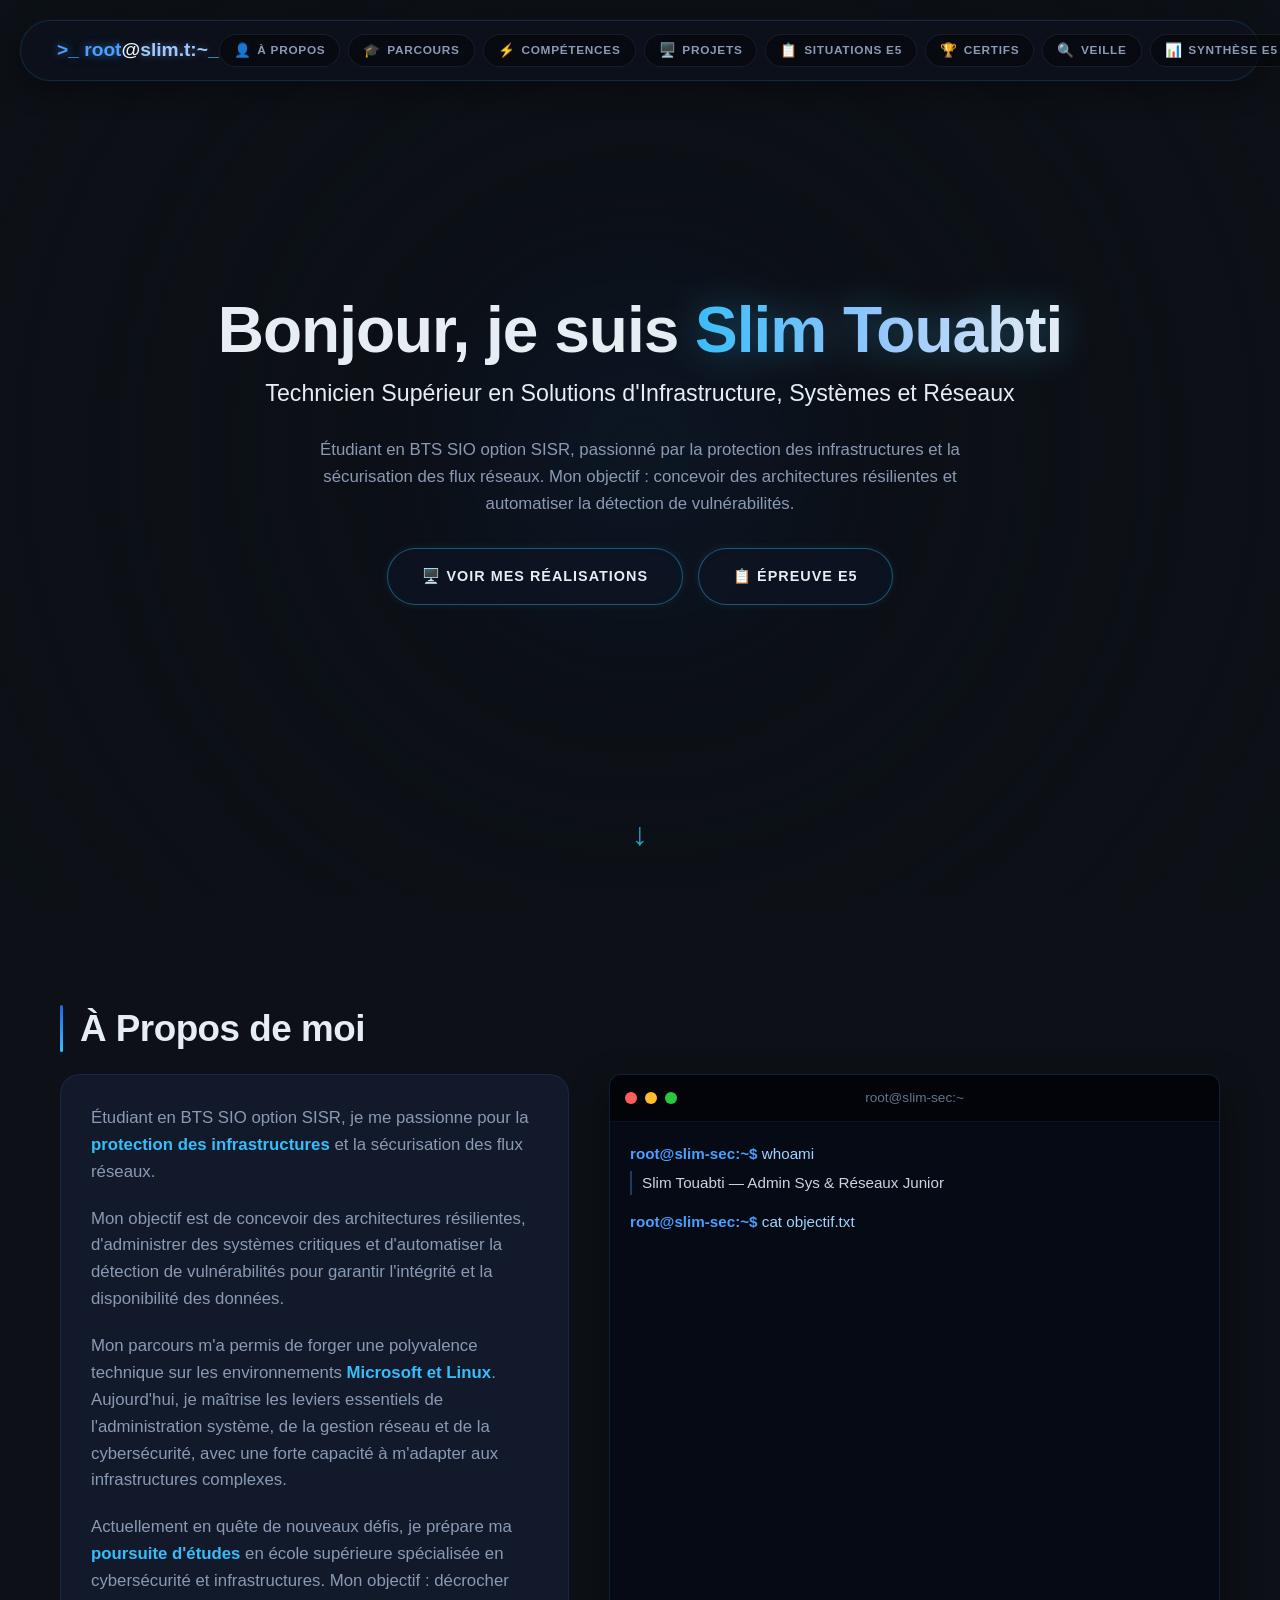
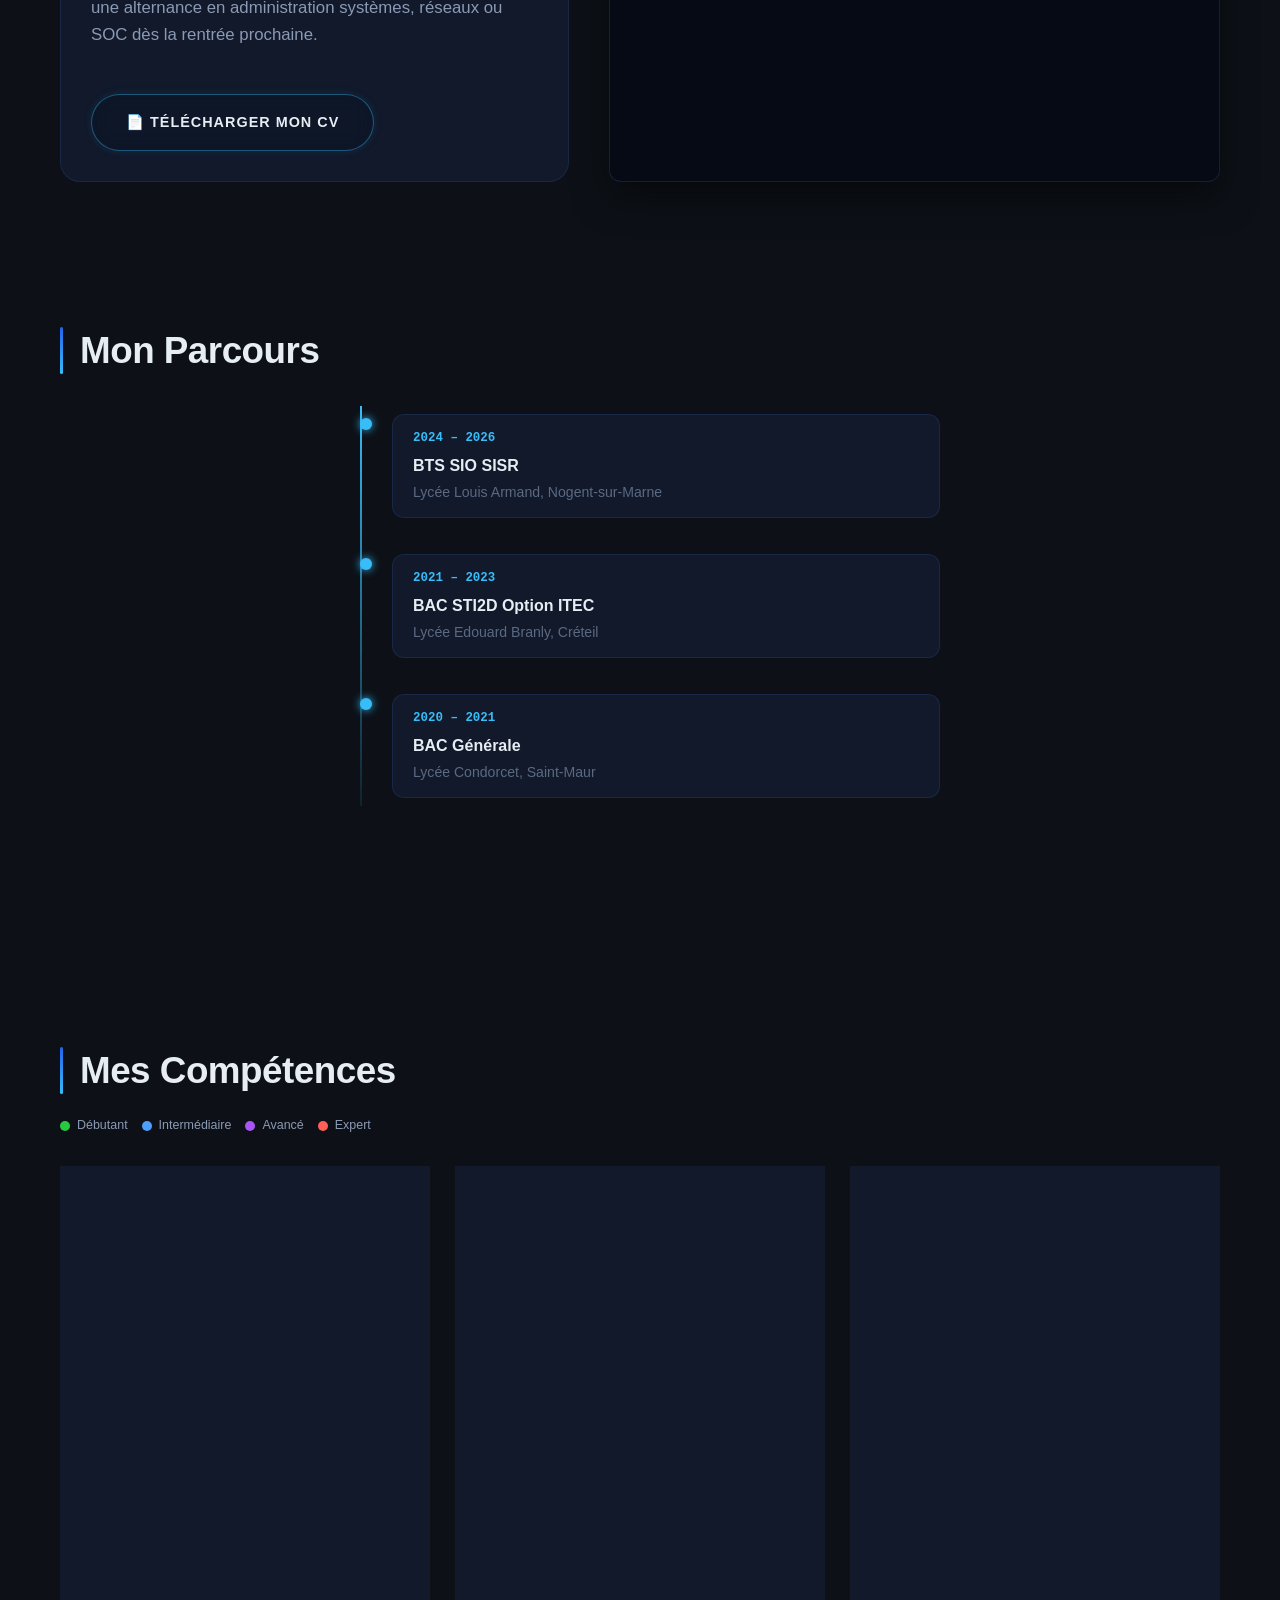
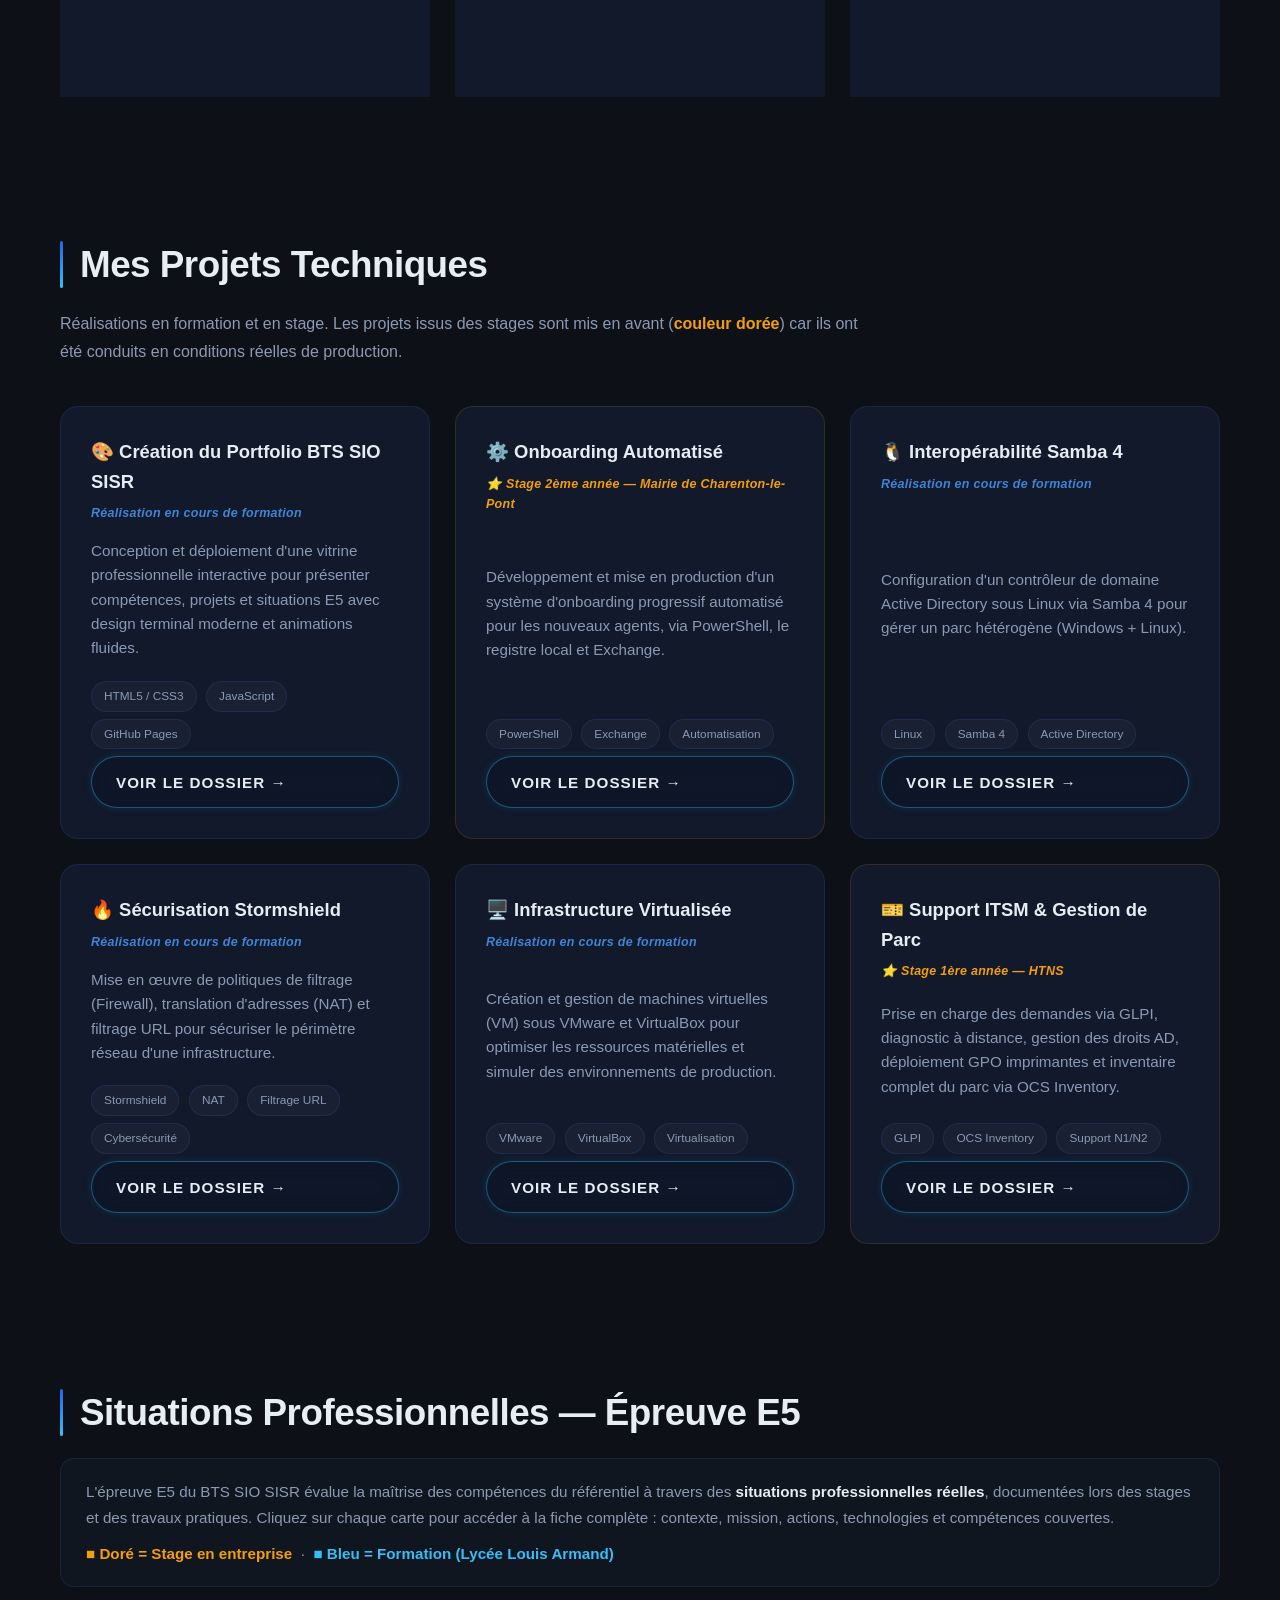
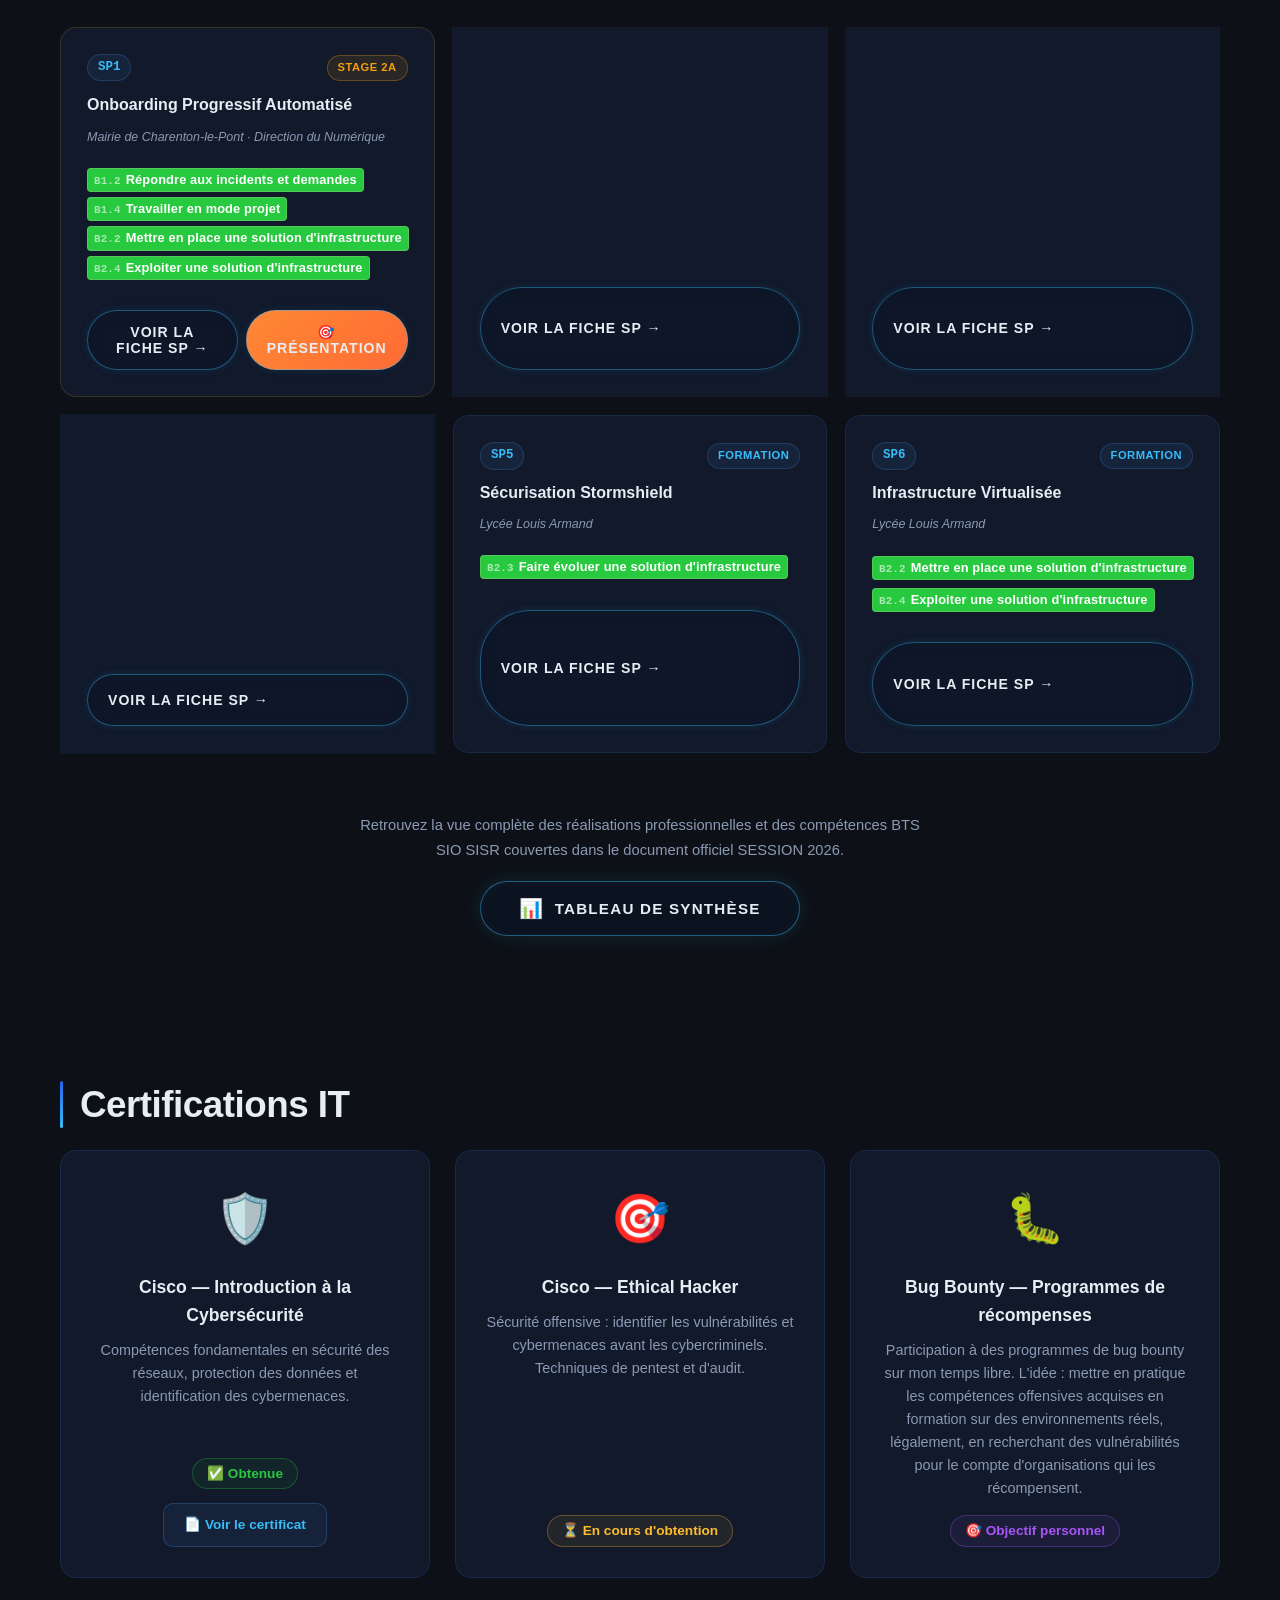
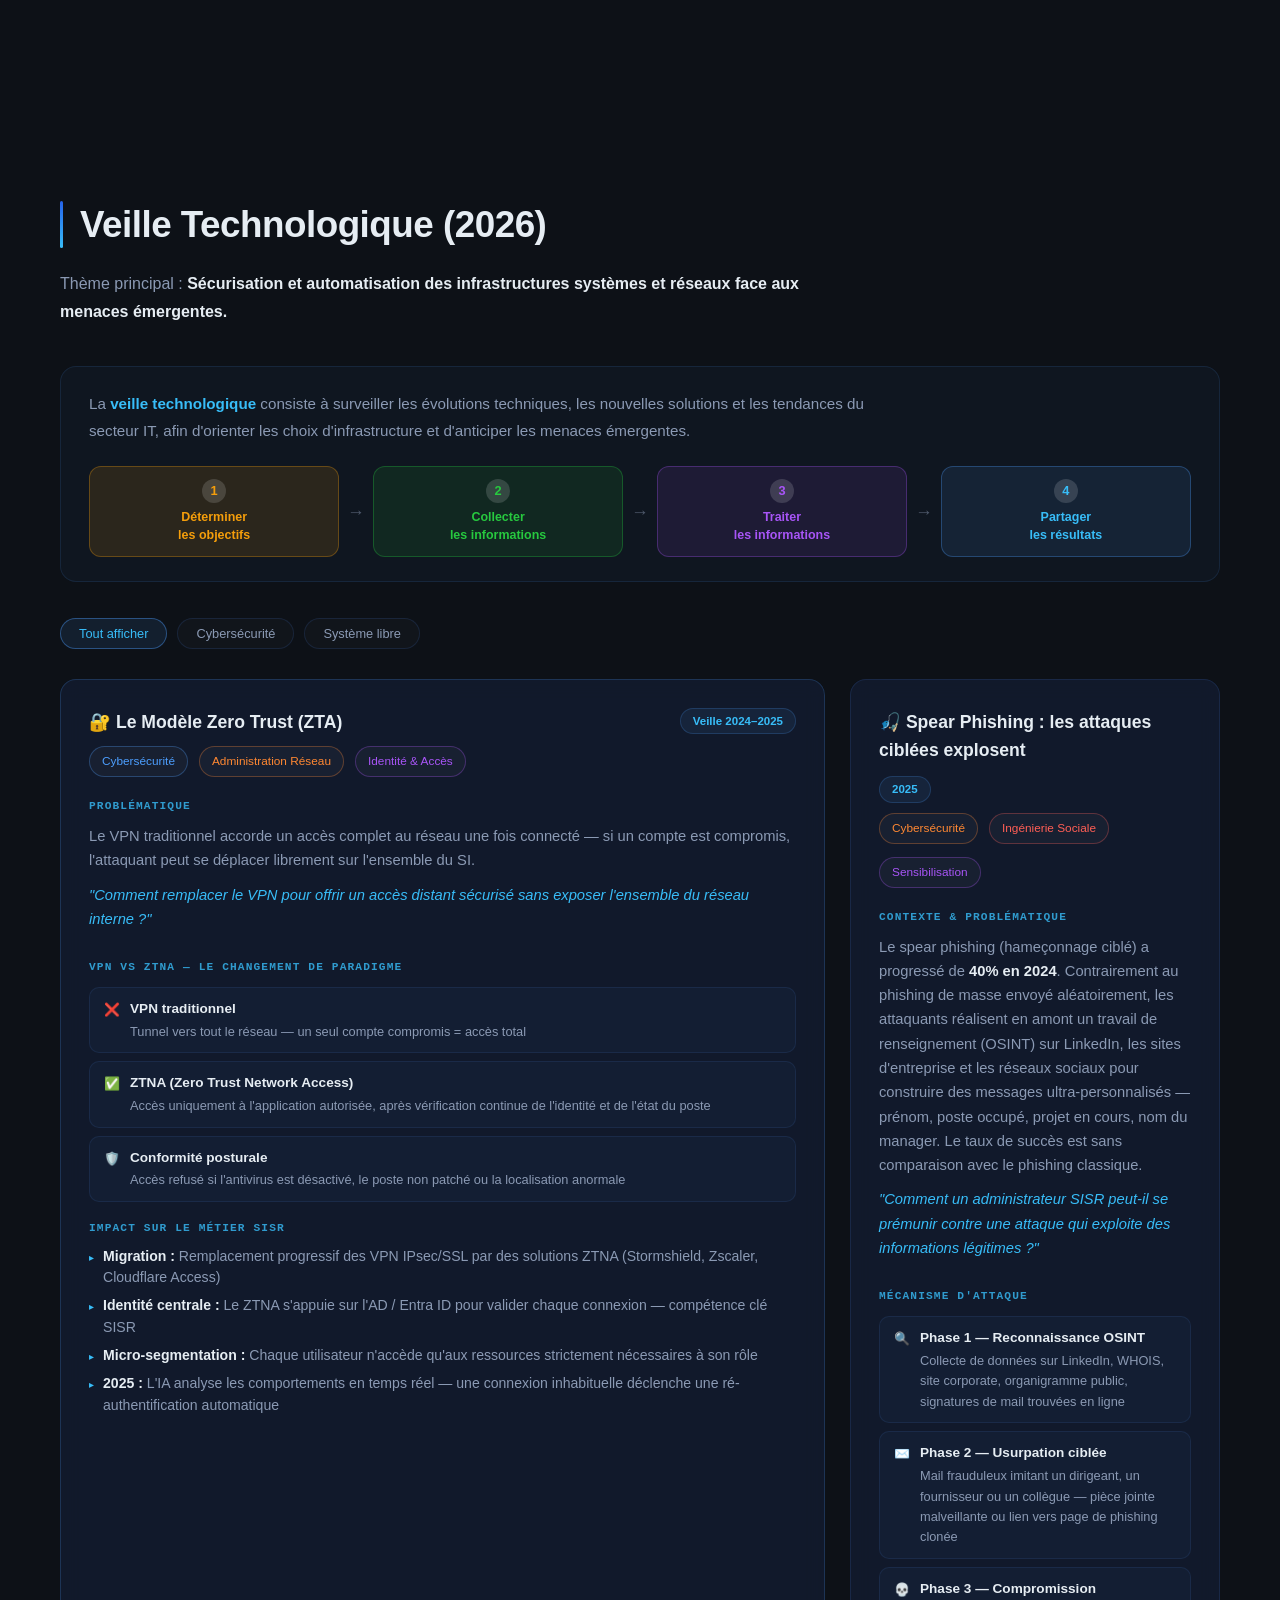
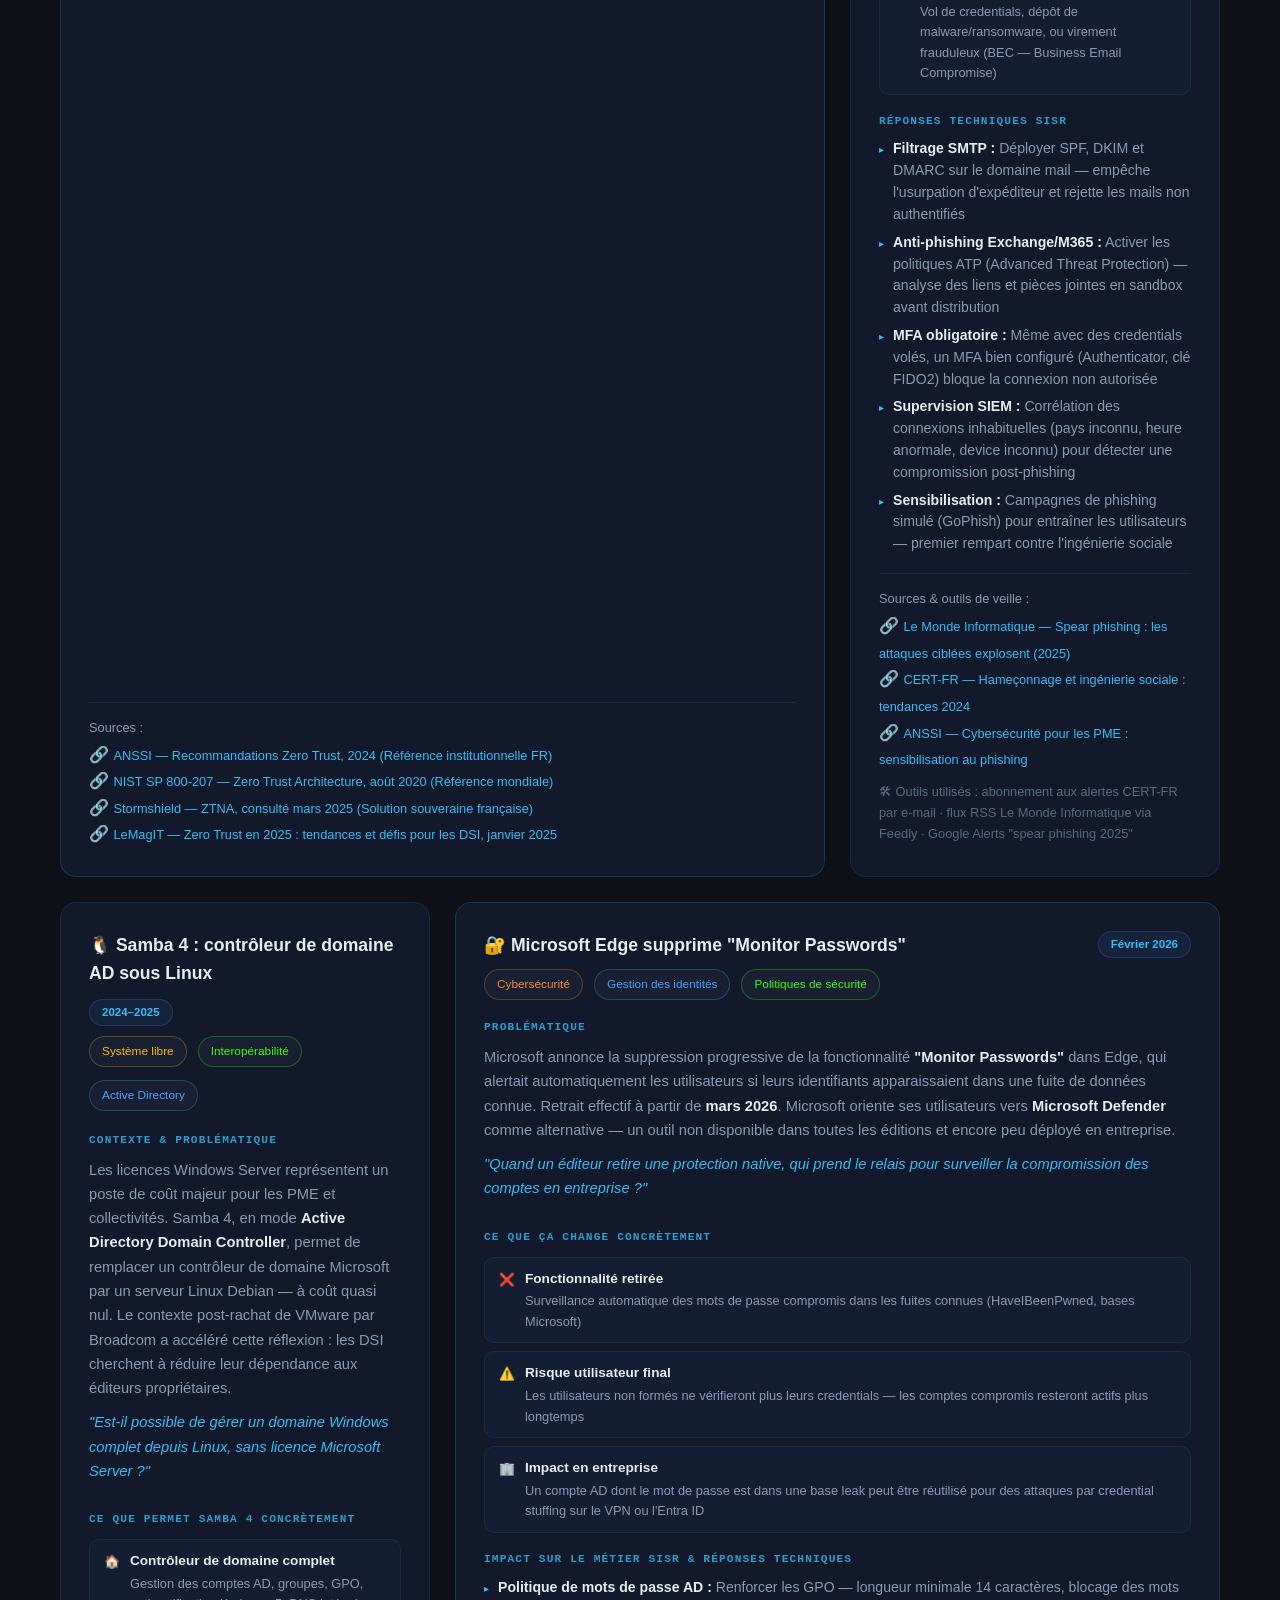
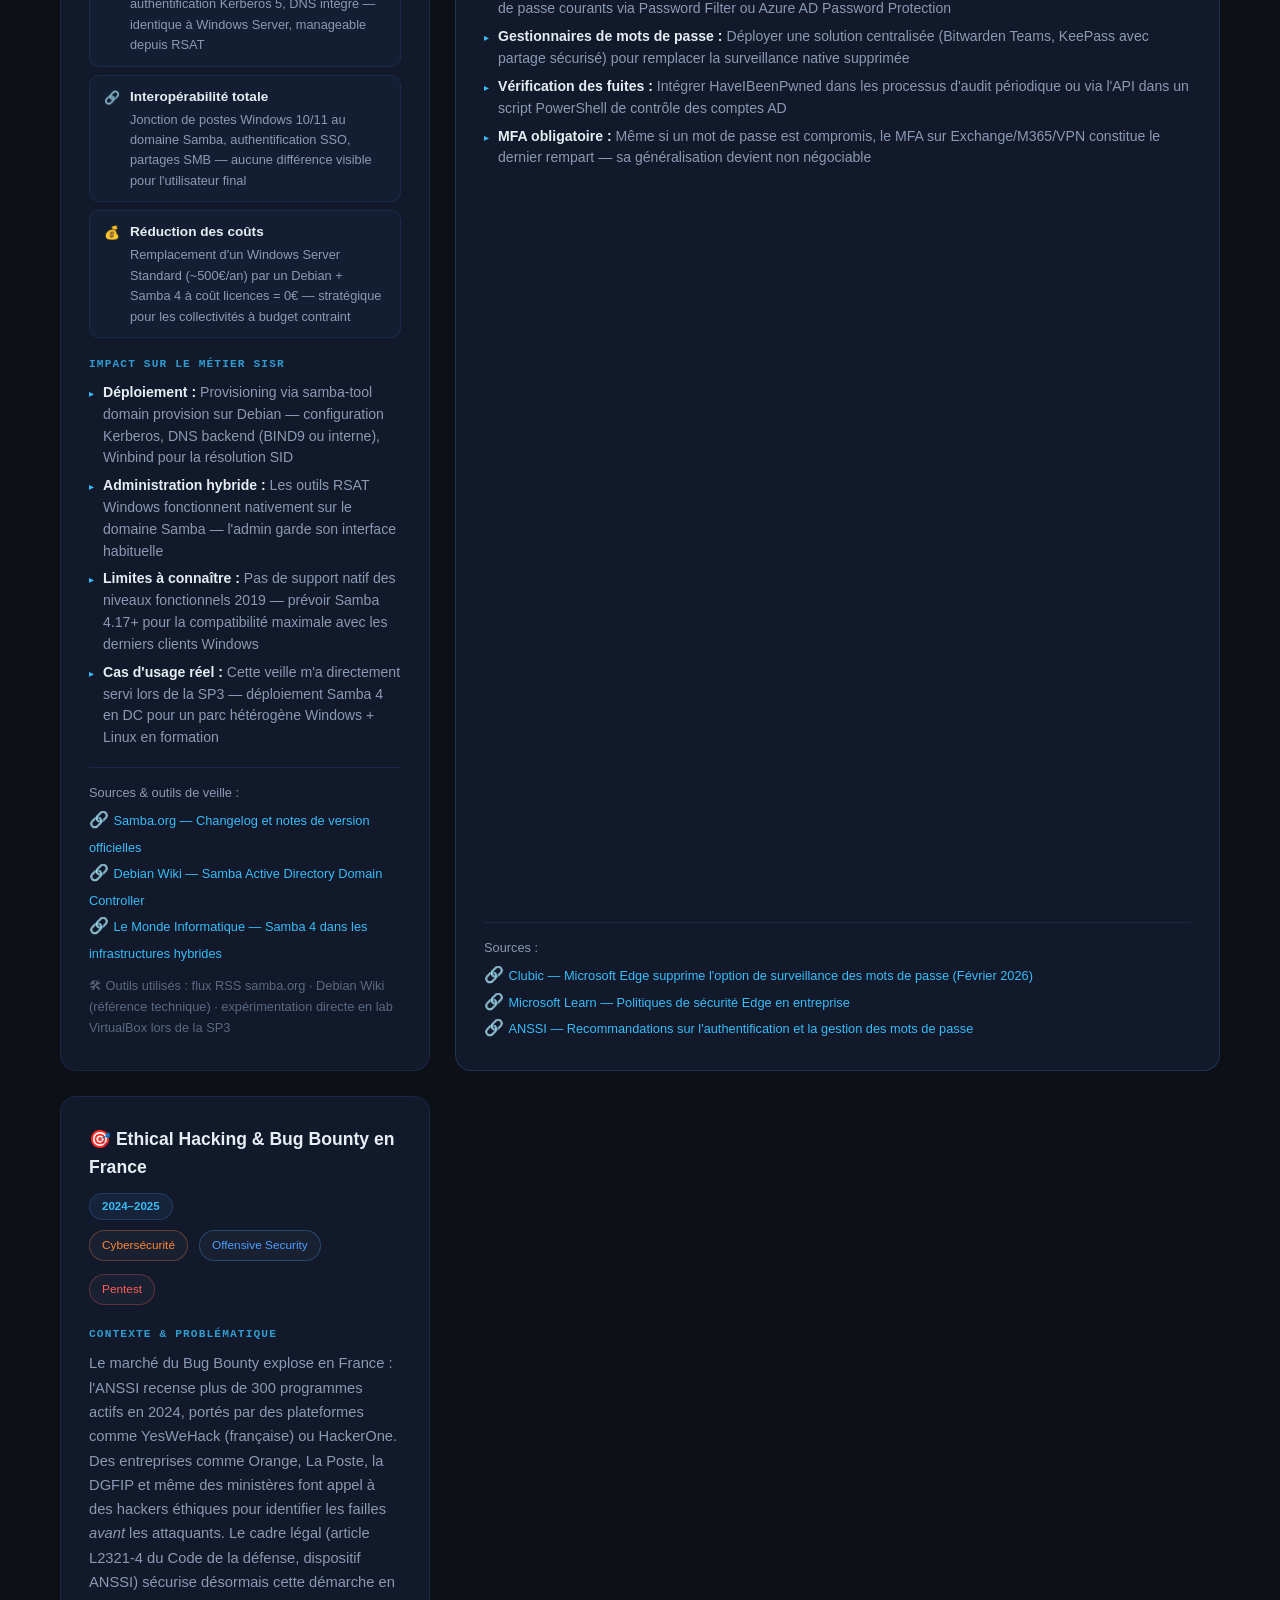
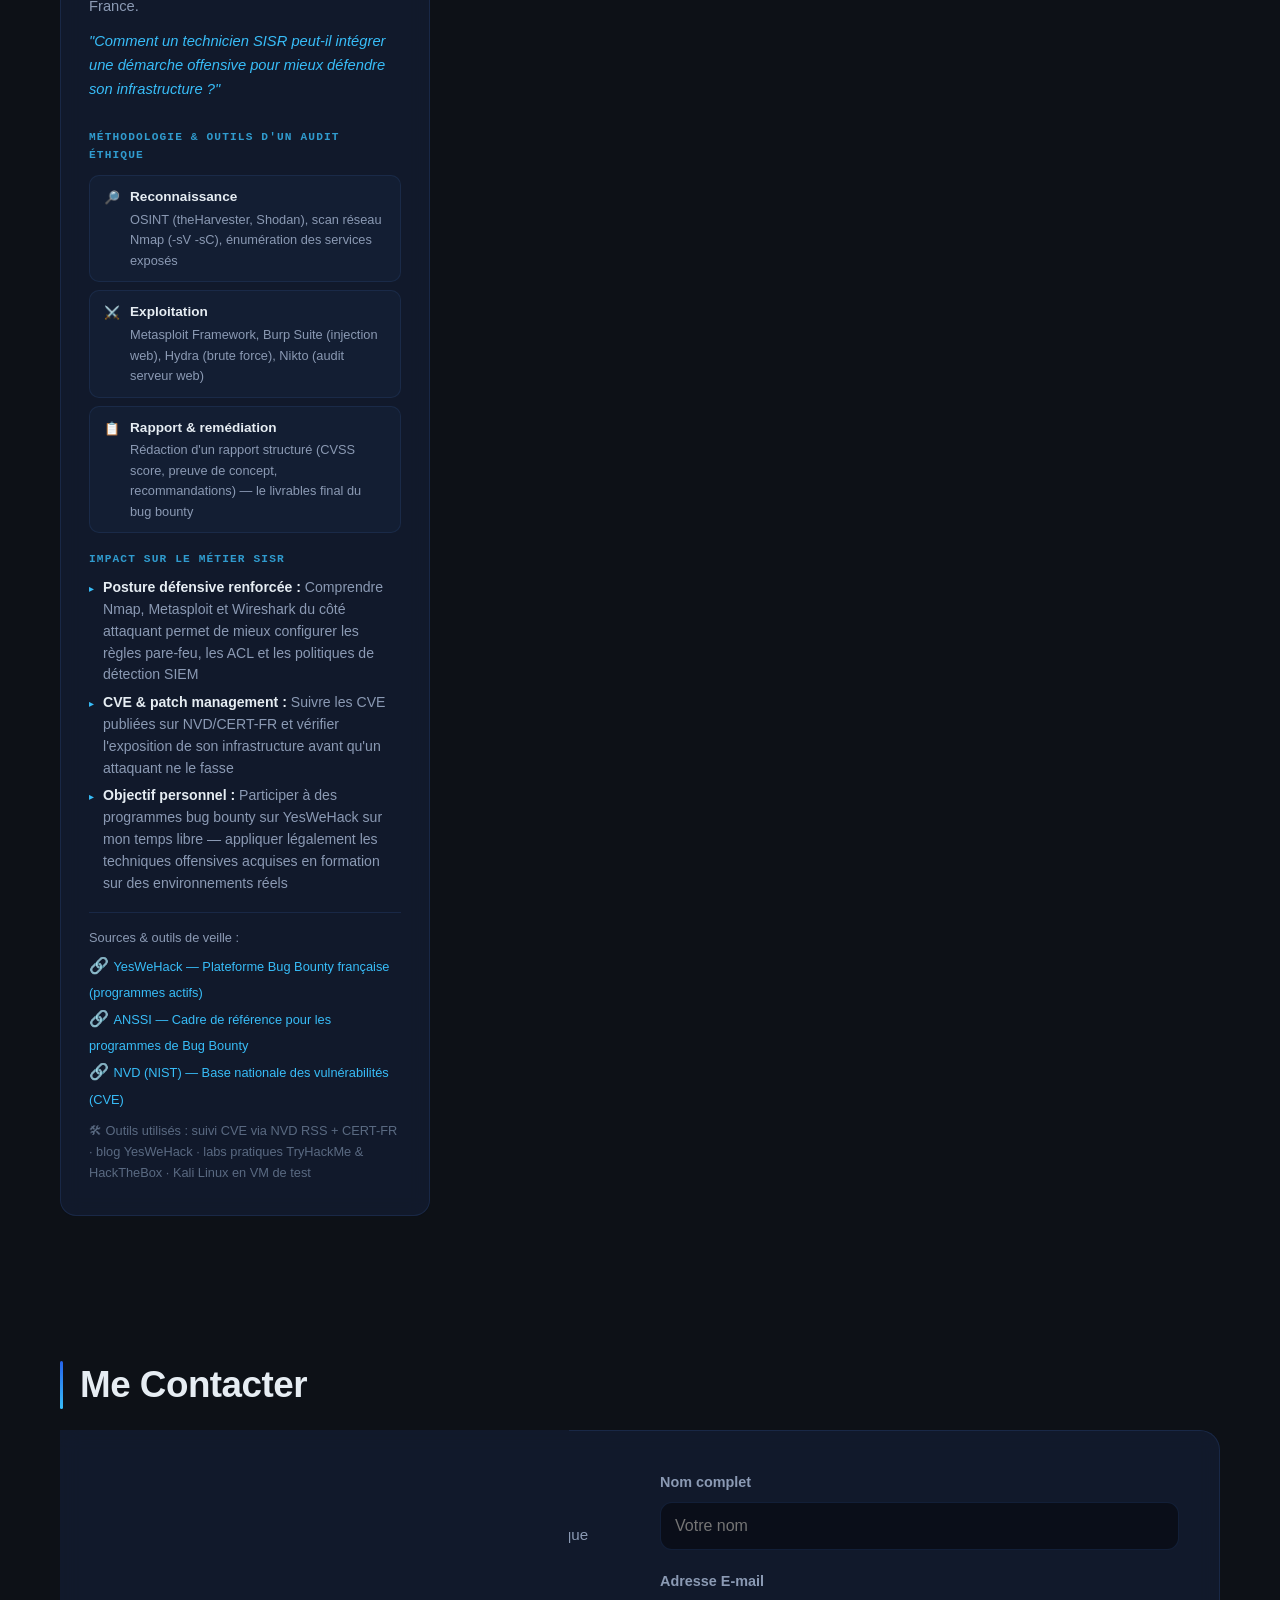
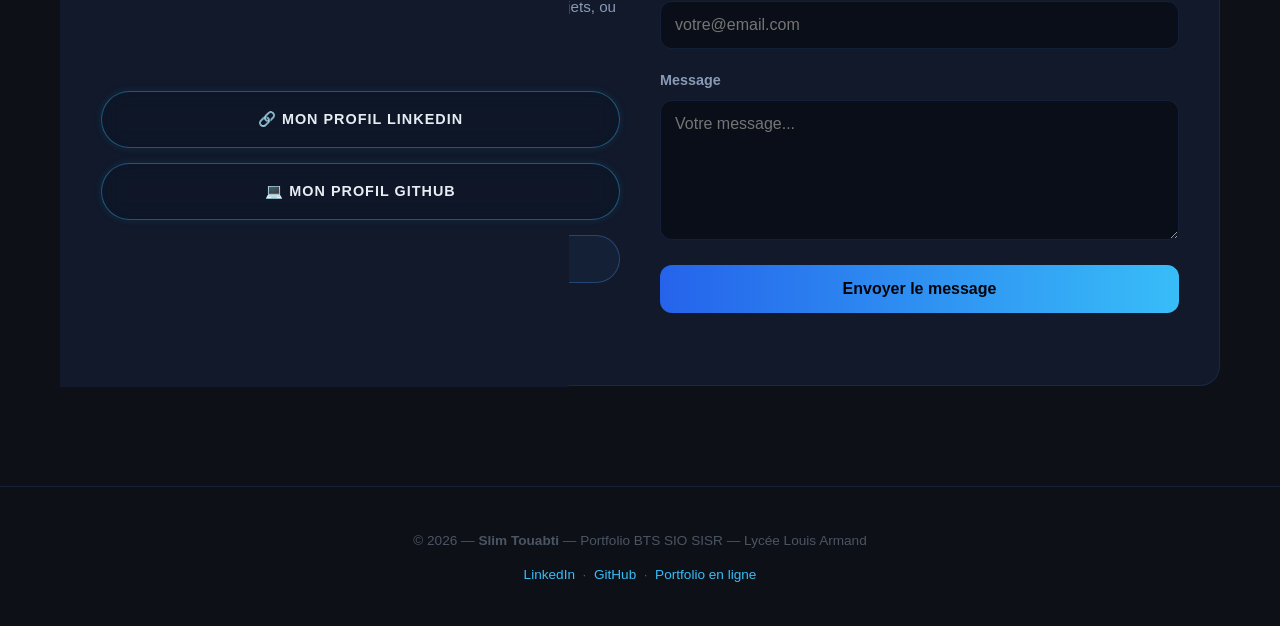
<file: index.html>
<!DOCTYPE html>
<html lang="fr">
<head>
    <meta charset="UTF-8">
    <meta name="viewport" content="width=device-width, initial-scale=1.0">
    <title>Portfolio — Slim Touabti — BTS SIO SISR</title>
    <meta name="description" content="Portfolio BTS SIO option SISR — Slim Touabti — Administration systèmes, réseaux, cybersécurité et automatisation.">
    <link rel="stylesheet" href="css/style.css">
    <!-- Favicon terminal/shield -->
    <link rel="icon" href="data:image/svg+xml,<svg xmlns='http://www.w3.org/2000/svg' viewBox='0 0 100 100'><text y='.9em' font-size='90'>🛡️</text></svg>">
</head>
<body>

    <!-- BARRE DE PROGRESSION -->
    <div id="scroll-progress"></div>

    <!-- FOND ANIMÉ -->
    <canvas id="bg-canvas"></canvas>
    <div class="bg-overlay"></div>

    <!-- NAVIGATION -->
    <nav>
        <a href="#accueil" class="logo">
            <span class="user">&gt;_ root</span><span class="at">@</span><span class="host">slim.t:~</span><span class="cursor-blink">_</span>
        </a>
        <button class="hamburger" aria-label="Ouvrir le menu" aria-expanded="false">
            <span></span><span></span><span></span>
        </button>
        <ul class="nav-links">
            <li><a href="#about"><span class="nav-icon">👤</span>À Propos</a></li>
            <li><a href="#parcours"><span class="nav-icon">🎓</span>Parcours</a></li>
            <li><a href="#competences"><span class="nav-icon">⚡</span>Compétences</a></li>
            <li><a href="#projets"><span class="nav-icon">🖥️</span>Projets</a></li>
            <li><a href="#situations"><span class="nav-icon">📋</span>Situations E5</a></li>
            <li><a href="#certifications"><span class="nav-icon">🏆</span>Certifs</a></li>
            <li><a href="#veille"><span class="nav-icon">🔍</span>Veille</a></li>
            <li><a href="#" id="nav-synthese-btn"><span class="nav-icon">📊</span>Synthèse E5</a></li>
            <li><a href="#contact"><span class="nav-icon">📧</span>Contact</a></li>
        </ul>
    </nav>

    <!-- ═══════════════════════════════════════════════════
         HERO
    ════════════════════════════════════════════════════════ -->
    <header id="accueil" class="hero">
        <div>
            <h1>Bonjour, je suis <span>Slim Touabti</span></h1>
            <h2>Technicien Supérieur en Solutions d'Infrastructure, Systèmes et Réseaux</h2>
            <p>Étudiant en BTS SIO option SISR, passionné par la protection des infrastructures et la sécurisation des flux réseaux. Mon objectif : concevoir des architectures résilientes et automatiser la détection de vulnérabilités.</p>
            <div class="hero-btns">
                <a href="#projets" class="btn">🖥️ Voir mes réalisations</a>
                <a href="#situations" class="btn">📋 Épreuve E5</a>
            </div>
        </div>
        <a href="#about" class="scroll-down" title="Découvrir mon profil">↓</a>
    </header>

    <!-- ═══════════════════════════════════════════════════
         À PROPOS
    ════════════════════════════════════════════════════════ -->
    <section id="about" class="section">
        <h2 class="section-title">À Propos de moi</h2>
        <div class="grid-about">
            <div class="about-text">
                <p>Étudiant en BTS SIO option SISR, je me passionne pour la <strong style="color:var(--accent-neon)">protection des infrastructures</strong> et la sécurisation des flux réseaux.</p>
                <p>Mon objectif est de concevoir des architectures résilientes, d'administrer des systèmes critiques et d'automatiser la détection de vulnérabilités pour garantir l'intégrité et la disponibilité des données.</p>
                <p>Mon parcours m'a permis de forger une polyvalence technique sur les environnements <strong style="color:var(--accent-neon)">Microsoft et Linux</strong>. Aujourd'hui, je maîtrise les leviers essentiels de l'administration système, de la gestion réseau et de la cybersécurité, avec une forte capacité à m'adapter aux infrastructures complexes.</p>
                <p>Actuellement en quête de nouveaux défis, je prépare ma <strong style="color:var(--accent-neon)">poursuite d'études</strong> en école supérieure spécialisée en cybersécurité et infrastructures. Mon objectif : décrocher une alternance en administration systèmes, réseaux ou SOC dès la rentrée prochaine.</p>
                <br>
                <a href="assets/cv-Touabti-Slim.pdf" target="_blank" class="btn">📄 Télécharger mon CV</a>
            </div>

            <div class="terminal-window" id="terminal-trigger">
                <div class="terminal-header">
                    <div class="term-dot dot-red"></div>
                    <div class="term-dot dot-yellow"></div>
                    <div class="term-dot dot-green"></div>
                    <div class="term-title">root@slim-sec:~</div>
                </div>
                <div class="terminal-body" id="terminal-content"></div>
            </div>
        </div>
    </section>

    <!-- ═══════════════════════════════════════════════════
         PARCOURS
    ════════════════════════════════════════════════════════ -->
    <section id="parcours" class="section">
        <h2 class="section-title">Mon Parcours</h2>
        <div class="parcours-timeline">

            <div class="parcours-item">
                <div class="parcours-dot"></div>
                <div class="parcours-content">
                    <div class="parcours-period">2024 – 2026</div>
                    <div class="parcours-title">BTS SIO SISR</div>
                    <div class="parcours-school">Lycée Louis Armand, Nogent-sur-Marne</div>
                </div>
            </div>

            <div class="parcours-item">
                <div class="parcours-dot"></div>
                <div class="parcours-content">
                    <div class="parcours-period">2021 – 2023</div>
                    <div class="parcours-title">BAC STI2D Option ITEC</div>
                    <div class="parcours-school">Lycée Edouard Branly, Créteil</div>
                </div>
            </div>

            <div class="parcours-item">
                <div class="parcours-dot"></div>
                <div class="parcours-content">
                    <div class="parcours-period">2020 – 2021</div>
                    <div class="parcours-title">BAC Générale</div>
                    <div class="parcours-school">Lycée Condorcet, Saint-Maur</div>
                </div>
            </div>

        </div>
    </section>

    <!-- ═══════════════════════════════════════════════════
         COMPÉTENCES
    ════════════════════════════════════════════════════════ -->
    <section id="competences" class="section">
        <h2 class="section-title">Mes Compétences</h2>
        <!-- Légende des niveaux -->
        <div class="skills-legend">
            <span><span class="legend-dot dot-debutant"></span>Débutant</span>
            <span><span class="legend-dot dot-intermediaire"></span>Intermédiaire</span>
            <span><span class="legend-dot dot-avance"></span>Avancé</span>
            <span><span class="legend-dot dot-expert"></span>Expert</span>
        </div>

        <div class="skills-grid">

            <!-- Réseau & Infrastructure -->
            <div class="skill-card">
                <div class="skill-card-header">
                    <span class="skill-card-icon">🌐</span>
                    <span class="skill-card-title">Réseau & Infrastructure</span>
                </div>

                <div class="skill-row">
                    <div class="skill-row-info">
                        <span class="skill-name">Administration réseau</span>
                        <span class="skill-desc">Configuration et administration de switchs et routeurs managés</span>
                    </div>
                    <span class="skill-level level-avance">Avancé</span>
                </div>

                <div class="skill-row">
                    <div class="skill-row-info">
                        <span class="skill-name">Segmentation & Routage</span>
                        <span class="skill-desc">Mise en place de VLANs, routage inter-VLAN et segmentation réseau</span>
                    </div>
                    <span class="skill-level level-avance">Avancé</span>
                </div>

                <div class="skill-row">
                    <div class="skill-row-info">
                        <span class="skill-name">Protocoles & Services</span>
                        <span class="skill-desc">Configuration DNS et DHCP</span>
                    </div>
                    <span class="skill-level level-avance">Avancé</span>
                </div>

                <div class="skill-row">
                    <div class="skill-row-info">
                        <span class="skill-name">Sécurité Périmétrique</span>
                        <span class="skill-desc">Paramétrage de pare-feu (Stormshield, pfSense) et configuration VPN IPsec</span>
                    </div>
                    <span class="skill-level level-intermediaire">Intermédiaire</span>
                </div>

                <div class="skill-row">
                    <div class="skill-row-info">
                        <span class="skill-name">Téléphonie sur IP</span>
                        <span class="skill-desc">Connaissances en solutions VoIP avec XiVO</span>
                    </div>
                    <span class="skill-level level-debutant">Débutant</span>
                </div>
            </div>

            <!-- Systèmes & Virtualisation -->
            <div class="skill-card">
                <div class="skill-card-header">
                    <span class="skill-card-icon">🖥️</span>
                    <span class="skill-card-title">Systèmes & Virtualisation</span>
                </div>

                <div class="skill-row">
                    <div class="skill-row-info">
                        <span class="skill-name">Environnements Windows</span>
                        <span class="skill-desc">Windows Server 2019/2022, Active Directory, GPO</span>
                    </div>
                    <span class="skill-level level-avance">Avancé</span>
                </div>

                <div class="skill-row">
                    <div class="skill-row-info">
                        <span class="skill-name">Environnements Linux</span>
                        <span class="skill-desc">Administration Debian et Ubuntu</span>
                    </div>
                    <span class="skill-level level-intermediaire">Intermédiaire</span>
                </div>

                <div class="skill-row">
                    <div class="skill-row-info">
                        <span class="skill-name">Virtualisation</span>
                        <span class="skill-desc">Proxmox VE, VMware et VirtualBox</span>
                    </div>
                    <span class="skill-level level-avance">Avancé</span>
                </div>

                <div class="skill-row">
                    <div class="skill-row-info">
                        <span class="skill-name">Gestion des Données</span>
                        <span class="skill-desc">Partages réseau NTFS, quotas, sauvegarde et restauration (Windows Backup)</span>
                    </div>
                    <span class="skill-level level-intermediaire">Intermédiaire</span>
                </div>

                <div class="skill-row">
                    <div class="skill-row-info">
                        <span class="skill-name">Scripts & Langages</span>
                        <span class="skill-desc">Automatisation PowerShell et Bash, notions SQL et HTML</span>
                    </div>
                    <span class="skill-level level-intermediaire">Intermédiaire</span>
                </div>
            </div>

            <!-- Sécurisation & Supervision -->
            <div class="skill-card">
                <div class="skill-card-header">
                    <span class="skill-card-icon">🛡️</span>
                    <span class="skill-card-title">Sécurisation & Supervision</span>
                </div>

                <div class="skill-row">
                    <div class="skill-row-info">
                        <span class="skill-name">Sécurisation des Accès</span>
                        <span class="skill-desc">Gestion droits utilisateurs/groupes, PKI, protocoles LDAPS et HTTPS</span>
                    </div>
                    <span class="skill-level level-intermediaire">Intermédiaire</span>
                </div>

                <div class="skill-row">
                    <div class="skill-row-info">
                        <span class="skill-name">Supervision (Monitoring)</span>
                        <span class="skill-desc">Zabbix, Centreon et Graylog</span>
                    </div>
                    <span class="skill-level level-intermediaire">Intermédiaire</span>
                </div>

                <div class="skill-row">
                    <div class="skill-row-info">
                        <span class="skill-name">Gestion de Parc & Support</span>
                        <span class="skill-desc">Méthodologie ITIL, GLPI, OsTicket, OCS Inventory, TeamViewer</span>
                    </div>
                    <span class="skill-level level-avance">Avancé</span>
                </div>

                <div class="skill-row">
                    <div class="skill-row-info">
                        <span class="skill-name">Protection & Audit</span>
                        <span class="skill-desc">Gestion des vulnérabilités, audits de sécurité, Bitdefender, Milestone</span>
                    </div>
                    <span class="skill-level level-intermediaire">Intermédiaire</span>
                </div>
            </div>

        </div>
    </section>

    <!-- ═══════════════════════════════════════════════════
         PROJETS TECHNIQUES
    ════════════════════════════════════════════════════════ -->
    <section id="projets" class="section">
        <h2 class="section-title">Mes Projets Techniques</h2>
        <p class="section-subtitle">
            Réalisations en formation et en stage. Les projets issus des stages sont mis en avant (<span style="color:var(--color-stage);font-weight:600">couleur dorée</span>) car ils ont été conduits en conditions réelles de production.
        </p>
        <div class="grid-container">

            <div class="card">
                <h3>🎨 Création du Portfolio BTS SIO SISR</h3>
                <p class="context">Réalisation en cours de formation</p>
                <p>Conception et déploiement d'une vitrine professionnelle interactive pour présenter compétences, projets et situations E5 avec design terminal moderne et animations fluides.</p>
                <div>
                    <span class="badge">HTML5 / CSS3</span>
                    <span class="badge">JavaScript</span>
                    <span class="badge">GitHub Pages</span>
                </div>
                <button class="btn btn-view" data-modal="proj-portfolio">Voir le dossier →</button>
            </div>

            <div class="card card-stage">
                <h3>⚙️ Onboarding Automatisé</h3>
                <p class="context stage">⭐ Stage 2ème année — Mairie de Charenton-le-Pont</p>
                <p>Développement et mise en production d'un système d'onboarding progressif automatisé pour les nouveaux agents, via PowerShell, le registre local et Exchange.</p>
                <div>
                    <span class="badge">PowerShell</span>
                    <span class="badge">Exchange</span>
                    <span class="badge">Automatisation</span>
                </div>
                <button class="btn btn-view" data-modal="proj-onboarding">Voir le dossier →</button>
            </div>

            <div class="card">
                <h3>🐧 Interopérabilité Samba 4</h3>
                <p class="context">Réalisation en cours de formation</p>
                <p>Configuration d'un contrôleur de domaine Active Directory sous Linux via Samba 4 pour gérer un parc hétérogène (Windows + Linux).</p>
                <div>
                    <span class="badge">Linux</span>
                    <span class="badge">Samba 4</span>
                    <span class="badge">Active Directory</span>
                </div>
                <button class="btn btn-view" data-modal="proj-samba">Voir le dossier →</button>
            </div>

            <div class="card">
                <h3>🔥 Sécurisation Stormshield</h3>
                <p class="context">Réalisation en cours de formation</p>
                <p>Mise en œuvre de politiques de filtrage (Firewall), translation d'adresses (NAT) et filtrage URL pour sécuriser le périmètre réseau d'une infrastructure.</p>
                <div>
                    <span class="badge">Stormshield</span>
                    <span class="badge">NAT</span>
                    <span class="badge">Filtrage URL</span>
                    <span class="badge">Cybersécurité</span>
                </div>
                <button class="btn btn-view" data-modal="proj-stormshield">Voir le dossier →</button>
            </div>


            <div class="card">
                <h3>🖥️ Infrastructure Virtualisée</h3>
                <p class="context">Réalisation en cours de formation</p>
                <p>Création et gestion de machines virtuelles (VM) sous VMware et VirtualBox pour optimiser les ressources matérielles et simuler des environnements de production.</p>
                <div>
                    <span class="badge">VMware</span>
                    <span class="badge">VirtualBox</span>
                    <span class="badge">Virtualisation</span>
                </div>
                <button class="btn btn-view" data-modal="proj-virtualisation">Voir le dossier →</button>
            </div>

            <div class="card card-stage">
                <h3>🎫 Support ITSM & Gestion de Parc</h3>
                <p class="context stage">⭐ Stage 1ère année — HTNS</p>
                <p>Prise en charge des demandes via GLPI, diagnostic à distance, gestion des droits AD, déploiement GPO imprimantes et inventaire complet du parc via OCS Inventory.</p>
                <div>
                    <span class="badge">GLPI</span>
                    <span class="badge">OCS Inventory</span>
                    <span class="badge">Support N1/N2</span>
                </div>
                <button class="btn btn-view" data-modal="proj-itsm">Voir le dossier →</button>
            </div>

        </div>
    </section>

    <!-- ═══════════════════════════════════════════════════
         SITUATIONS PROFESSIONNELLES — E5
    ════════════════════════════════════════════════════════ -->
    <section id="situations" class="section">
        <h2 class="section-title">Situations Professionnelles — Épreuve E5</h2>
        <div class="sp-intro">
            <p>
                L'épreuve E5 du BTS SIO SISR évalue la maîtrise des compétences du référentiel à travers des
                <strong>situations professionnelles réelles</strong>, documentées lors des stages et des travaux pratiques.
                Cliquez sur chaque carte pour accéder à la fiche complète : contexte, mission, actions, technologies et compétences couvertes.
            </p>
            <p style="margin-top:10px">
                <span style="color:var(--color-stage);font-weight:600">■ Doré = Stage en entreprise</span>
                &nbsp;·&nbsp;
                <span style="color:var(--accent-neon);font-weight:600">■ Bleu = Formation (Lycée Louis Armand)</span>
            </p>
        </div>

        <div class="sp-grid">

            <!-- SP1 : Onboarding -->
            <div class="sp-card sp-card-stage">
                <div class="sp-header">
                    <span class="sp-number">SP1</span>
                    <span class="sp-badge sp-badge-stage">Stage 2A</span>
                </div>
                <h3>Onboarding Progressif Automatisé</h3>
                <div class="sp-lieu">Mairie de Charenton-le-Pont · Direction du Numérique</div>
                <div class="sp-comp-list">
                    <span class="comp-badge comp-b1"><span class="comp-code">B1.2</span>Répondre aux incidents et demandes</span>
                    <span class="comp-badge comp-b1"><span class="comp-code">B1.4</span>Travailler en mode projet</span>
                    <span class="comp-badge comp-b2"><span class="comp-code">B2.2</span>Mettre en place une solution d'infrastructure</span>
                    <span class="comp-badge comp-b2"><span class="comp-code">B2.4</span>Exploiter une solution d'infrastructure</span>
                </div>
                <div style="display:flex;gap:8px">
                    <button class="btn btn-sp" data-modal="proj-onboarding">Voir la fiche SP →</button>
                    <button class="btn btn-sp btn-presentation" id="open-presentation-onboarding">🎯 Présentation</button>
                </div>
            </div>

            <!-- SP2 : Samba4 -->
            <div class="sp-card">
                <div class="sp-header">
                    <span class="sp-number">SP2</span>
                    <span class="sp-badge sp-badge-formation">Formation</span>
                </div>
                <h3>Interopérabilité Samba 4</h3>
                <div class="sp-lieu">Lycée Louis Armand</div>
                <div class="sp-comp-list">
                    <span class="comp-badge comp-b2"><span class="comp-code">B2.3</span>Faire évoluer une solution d'infrastructure</span>
                    <span class="comp-badge comp-b2"><span class="comp-code">B2.4</span>Exploiter une solution d'infrastructure</span>
                    <span class="comp-badge comp-b2"><span class="comp-code">B2.6</span>Sécuriser l'infrastructure</span>
                </div>
                <button class="btn btn-sp" data-modal="proj-samba">Voir la fiche SP →</button>
            </div>

            <!-- SP3 : Portfolio -->
            <div class="sp-card">
                <div class="sp-header">
                    <span class="sp-number">SP3</span>
                    <span class="sp-badge sp-badge-formation">Formation</span>
                </div>
                <h3>Création du Portfolio BTS SIO SISR</h3>
                <div class="sp-lieu">Lycée Louis Armand</div>
                <div class="sp-comp-list">
                    <span class="comp-badge comp-b1"><span class="comp-code">B1.3</span>Développer la présence en ligne</span>
                    <span class="comp-badge comp-b1"><span class="comp-code">B1.6</span>Organiser son développement professionnel</span>
                    <span class="comp-badge comp-b2"><span class="comp-code">B2.1</span>Exploiter des référentiels, normes et standards</span>
                </div>
                <button class="btn btn-sp" data-modal="proj-portfolio">Voir la fiche SP →</button>
            </div>

            <!-- SP4 : Support ITSM -->
            <div class="sp-card sp-card-stage">
                <div class="sp-header">
                    <span class="sp-number">SP4</span>
                    <span class="sp-badge sp-badge-stage">Stage 1A</span>
                </div>
                <h3>Support ITSM &amp; Gestion de Parc</h3>
                <div class="sp-lieu">HTNS — High Technology Network &amp; Security</div>
                <div class="sp-comp-list">
                    <span class="comp-badge comp-b1"><span class="comp-code">B1.1</span>Gérer le patrimoine informatique</span>
                    <span class="comp-badge comp-b1"><span class="comp-code">B1.2</span>Répondre aux incidents et demandes</span>
                    <span class="comp-badge comp-b2"><span class="comp-code">B2.1</span>Exploiter des référentiels, normes et standards</span>
                </div>
                <button class="btn btn-sp" data-modal="proj-itsm">Voir la fiche SP →</button>
            </div>

            <!-- SP5 : Stormshield -->
            <div class="sp-card">
                <div class="sp-header">
                    <span class="sp-number">SP5</span>
                    <span class="sp-badge sp-badge-formation">Formation</span>
                </div>
                <h3>Sécurisation Stormshield</h3>
                <div class="sp-lieu">Lycée Louis Armand</div>
                <div class="sp-comp-list">
                    <span class="comp-badge comp-b2"><span class="comp-code">B2.3</span>Faire évoluer une solution d'infrastructure</span>
                </div>
                <button class="btn btn-sp" data-modal="proj-stormshield">Voir la fiche SP →</button>
            </div>

            <!-- SP6 : Infrastructure Virtualisée -->
            <div class="sp-card">
                <div class="sp-header">
                    <span class="sp-number">SP6</span>
                    <span class="sp-badge sp-badge-formation">Formation</span>
                </div>
                <h3>Infrastructure Virtualisée</h3>
                <div class="sp-lieu">Lycée Louis Armand</div>
                <div class="sp-comp-list">
                    <span class="comp-badge comp-b2"><span class="comp-code">B2.2</span>Mettre en place une solution d'infrastructure</span>
                    <span class="comp-badge comp-b2"><span class="comp-code">B2.4</span>Exploiter une solution d'infrastructure</span>
                </div>
                <button class="btn btn-sp" data-modal="proj-virtualisation">Voir la fiche SP →</button>
            </div>

        </div>

        <!-- TABLEAU DE SYNTHÈSE — BOUTON PDF -->
        <div class="synthese-pdf-block">
            <p class="synthese-pdf-desc">
                Retrouvez la vue complète des réalisations professionnelles et des compétences BTS SIO SISR couvertes dans le document officiel SESSION 2026.
            </p>
            <button class="btn btn-synthese-pdf" id="open-synthese-pdf">
                <span class="btn-synthese-icon">📊</span>
                Tableau de Synthèse
            </button>
        </div>

        <!-- MODALE PDF TABLEAU DE SYNTHÈSE -->
        <div id="pdf-modal-overlay" class="pdf-modal-overlay" role="dialog" aria-modal="true" aria-label="Tableau de synthèse PDF">
            <div class="pdf-modal-box">
                <div class="pdf-modal-header">
                    <span class="pdf-modal-title">📊 Tableau de Synthèse — BTS SIO SESSION 2026</span>
                    <div class="pdf-modal-actions">
                        <a href="assets/Tableau de synthèse Épreuve E5.pdf" download class="btn pdf-dl-btn">⬇ Télécharger</a>
                        <button id="close-synthese-pdf" class="pdf-modal-close" aria-label="Fermer">✕</button>
                    </div>
                </div>
                <iframe
                    id="pdf-frame"
                    class="pdf-frame"
                    title="Tableau de Synthèse BTS SIO 2026"
                ></iframe>
            </div>
        </div>
    </section>

    <!-- ═══════════════════════════════════════════════════
         CERTIFICATIONS
    ════════════════════════════════════════════════════════ -->
    <section id="certifications" class="section">
        <h2 class="section-title">Certifications IT</h2>
        <div class="cert-grid">

            <div class="cert-card">
                <div class="cert-icon">🛡️</div>
                <h3>Cisco — Introduction à la Cybersécurité</h3>
                <p>Compétences fondamentales en sécurité des réseaux, protection des données et identification des cybermenaces.</p>
                <span class="cert-status-ok">✅ Obtenue</span>
                <a href="assets/Certificat-Certif-Intro-Cyber.pdf" target="_blank" class="modal-pdf-link" style="margin-top:14px">📄 Voir le certificat</a>
            </div>

            <div class="cert-card">
                <div class="cert-icon">🎯</div>
                <h3>Cisco — Ethical Hacker</h3>
                <p>Sécurité offensive : identifier les vulnérabilités et cybermenaces avant les cybercriminels. Techniques de pentest et d'audit.</p>
                <span class="cert-status-wip">⏳ En cours d'obtention</span>
            </div>


            <div class="cert-card">
                <div class="cert-icon">🐛</div>
                <h3>Bug Bounty — Programmes de récompenses</h3>
                <p>Participation à des programmes de bug bounty sur mon temps libre. L'idée : mettre en pratique les compétences offensives acquises en formation sur des environnements réels, légalement, en recherchant des vulnérabilités pour le compte d'organisations qui les récompensent.</p>
                <span class="cert-status-target">🎯 Objectif personnel</span>
            </div>

        </div>
    </section>

    <!-- ═══════════════════════════════════════════════════
         VEILLE TECHNOLOGIQUE
    ════════════════════════════════════════════════════════ -->
    <section id="veille" class="section">
        <h2 class="section-title">Veille Technologique (2026)</h2>
        <p class="section-subtitle">
            Thème principal : <strong style="color:var(--text-primary)">Sécurisation et automatisation des infrastructures systèmes et réseaux face aux menaces émergentes.</strong>
        </p>

        <!-- INTRO VEILLE -->
        <div class="veille-intro">
            <p class="veille-def">
                La <strong>veille technologique</strong> consiste à surveiller les évolutions techniques, les nouvelles solutions et les tendances du secteur IT, afin d'orienter les choix d'infrastructure et d'anticiper les menaces émergentes.
            </p>
            <div class="veille-etapes">
                <div class="veille-etape veille-etape-1">
                    <span class="veille-etape-num">1</span>
                    <span>Déterminer<br>les objectifs</span>
                </div>
                <div class="veille-etape-arrow">→</div>
                <div class="veille-etape veille-etape-2">
                    <span class="veille-etape-num">2</span>
                    <span>Collecter<br>les informations</span>
                </div>
                <div class="veille-etape-arrow">→</div>
                <div class="veille-etape veille-etape-3">
                    <span class="veille-etape-num">3</span>
                    <span>Traiter<br>les informations</span>
                </div>
                <div class="veille-etape-arrow">→</div>
                <div class="veille-etape veille-etape-4">
                    <span class="veille-etape-num">4</span>
                    <span>Partager<br>les résultats</span>
                </div>
            </div>
        </div>

        <!-- Filtres -->
        <div class="veille-filter">
            <button class="veille-filter-btn active" data-filter="all">Tout afficher</button>
            <button class="veille-filter-btn" data-filter="cybersecurite">Cybersécurité</button>

            <button class="veille-filter-btn" data-filter="systeme">Système libre</button>
        </div>

        <div class="grid-container">

            <div class="veille-card veille-card-featured" data-category="cybersecurite">
                <div class="veille-card-top">
                    <h3>🔐 Le Modèle Zero Trust (ZTA)</h3>
                    <span class="veille-periode">Veille 2024–2025</span>
                </div>
                <div style="margin-bottom:14px;display:flex;flex-wrap:wrap;gap:6px">
                    <span class="badge" style="color:#4d9fff;border-color:rgba(77,159,255,0.3)">Cybersécurité</span>
                    <span class="badge" style="color:#ff8833;border-color:rgba(255,136,51,0.3)">Administration Réseau</span>
                    <span class="badge" style="color:#a855f7;border-color:rgba(168,85,247,0.3)">Identité & Accès</span>
                </div>

                <div class="veille-section">
                    <div class="veille-section-title">Problématique</div>
                    <p>Le VPN traditionnel accorde un accès complet au réseau une fois connecté — si un compte est compromis, l'attaquant peut se déplacer librement sur l'ensemble du SI.</p>
                    <p style="margin-top:8px"><em style="color:var(--accent-neon)">"Comment remplacer le VPN pour offrir un accès distant sécurisé sans exposer l'ensemble du réseau interne ?"</em></p>
                </div>

                <div class="veille-section">
                    <div class="veille-section-title">VPN vs ZTNA — Le changement de paradigme</div>
                    <div class="veille-pillars">
                        <div class="veille-pillar">
                            <span class="veille-pillar-icon">❌</span>
                            <div>
                                <strong>VPN traditionnel</strong>
                                <span>Tunnel vers tout le réseau — un seul compte compromis = accès total</span>
                            </div>
                        </div>
                        <div class="veille-pillar">
                            <span class="veille-pillar-icon">✅</span>
                            <div>
                                <strong>ZTNA (Zero Trust Network Access)</strong>
                                <span>Accès uniquement à l'application autorisée, après vérification continue de l'identité et de l'état du poste</span>
                            </div>
                        </div>
                        <div class="veille-pillar">
                            <span class="veille-pillar-icon">🛡️</span>
                            <div>
                                <strong>Conformité posturale</strong>
                                <span>Accès refusé si l'antivirus est désactivé, le poste non patché ou la localisation anormale</span>
                            </div>
                        </div>
                    </div>
                </div>

                <div class="veille-section">
                    <div class="veille-section-title">Impact sur le métier SISR</div>
                    <ul class="veille-impacts">
                        <li><strong>Migration :</strong> Remplacement progressif des VPN IPsec/SSL par des solutions ZTNA (Stormshield, Zscaler, Cloudflare Access)</li>
                        <li><strong>Identité centrale :</strong> Le ZTNA s'appuie sur l'AD / Entra ID pour valider chaque connexion — compétence clé SISR</li>
                        <li><strong>Micro-segmentation :</strong> Chaque utilisateur n'accède qu'aux ressources strictement nécessaires à son rôle</li>
                        <li><strong>2025 :</strong> L'IA analyse les comportements en temps réel — une connexion inhabituelle déclenche une ré-authentification automatique</li>
                    </ul>
                </div>

                <div class="veille-sources">
                    <p>Sources :</p>
                    <ul style="list-style:none">
                        <li>🔗 <a href="https://www.ssi.gouv.fr/guide/le-modele-zero-trust/" target="_blank" rel="noopener">ANSSI — Recommandations Zero Trust, 2024 (Référence institutionnelle FR)</a></li>
                        <li>🔗 <a href="https://csrc.nist.gov/publications/detail/sp/800-207/final" target="_blank" rel="noopener">NIST SP 800-207 — Zero Trust Architecture, août 2020 (Référence mondiale)</a></li>
                        <li>🔗 <a href="https://www.stormshield.com/fr/nos-produits/ztna/" target="_blank" rel="noopener">Stormshield — ZTNA, consulté mars 2025 (Solution souveraine française)</a></li>
                        <li>🔗 <a href="https://www.lemagit.fr/actualites/Zero-Trust-en-2025-les-tendances-et-defis-pour-les-DSI" target="_blank" rel="noopener">LeMagIT — Zero Trust en 2025 : tendances et défis pour les DSI, janvier 2025</a></li>
                    </ul>
                </div>
            </div>

            <div class="veille-card" data-category="cybersecurite">
                <div class="veille-card-top">
                    <h3>🎣 Spear Phishing : les attaques ciblées explosent</h3>
                    <span class="veille-periode">2025</span>
                </div>
                <div style="margin-bottom:14px;display:flex;flex-wrap:wrap;gap:6px">
                    <span class="badge" style="color:#ff8833;border-color:rgba(255,136,51,0.3)">Cybersécurité</span>
                    <span class="badge" style="color:#ff5f56;border-color:rgba(255,95,86,0.3)">Ingénierie Sociale</span>
                    <span class="badge" style="color:#a855f7;border-color:rgba(168,85,247,0.3)">Sensibilisation</span>
                </div>

                <div class="veille-section">
                    <div class="veille-section-title">Contexte & Problématique</div>
                    <p>Le spear phishing (hameçonnage ciblé) a progressé de <strong>40% en 2024</strong>. Contrairement au phishing de masse envoyé aléatoirement, les attaquants réalisent en amont un travail de renseignement (OSINT) sur LinkedIn, les sites d'entreprise et les réseaux sociaux pour construire des messages ultra-personnalisés — prénom, poste occupé, projet en cours, nom du manager. Le taux de succès est sans comparaison avec le phishing classique.</p>
                    <p style="margin-top:8px"><em style="color:var(--accent-neon)">"Comment un administrateur SISR peut-il se prémunir contre une attaque qui exploite des informations légitimes ?"</em></p>
                </div>

                <div class="veille-section">
                    <div class="veille-section-title">Mécanisme d'attaque</div>
                    <div class="veille-pillars">
                        <div class="veille-pillar">
                            <span class="veille-pillar-icon">🔍</span>
                            <div>
                                <strong>Phase 1 — Reconnaissance OSINT</strong>
                                <span>Collecte de données sur LinkedIn, WHOIS, site corporate, organigramme public, signatures de mail trouvées en ligne</span>
                            </div>
                        </div>
                        <div class="veille-pillar">
                            <span class="veille-pillar-icon">✉️</span>
                            <div>
                                <strong>Phase 2 — Usurpation ciblée</strong>
                                <span>Mail frauduleux imitant un dirigeant, un fournisseur ou un collègue — pièce jointe malveillante ou lien vers page de phishing clonée</span>
                            </div>
                        </div>
                        <div class="veille-pillar">
                            <span class="veille-pillar-icon">💀</span>
                            <div>
                                <strong>Phase 3 — Compromission</strong>
                                <span>Vol de credentials, dépôt de malware/ransomware, ou virement frauduleux (BEC — Business Email Compromise)</span>
                            </div>
                        </div>
                    </div>
                </div>

                <div class="veille-section">
                    <div class="veille-section-title">Réponses techniques SISR</div>
                    <ul class="veille-impacts">
                        <li><strong>Filtrage SMTP :</strong> Déployer SPF, DKIM et DMARC sur le domaine mail — empêche l'usurpation d'expéditeur et rejette les mails non authentifiés</li>
                        <li><strong>Anti-phishing Exchange/M365 :</strong> Activer les politiques ATP (Advanced Threat Protection) — analyse des liens et pièces jointes en sandbox avant distribution</li>
                        <li><strong>MFA obligatoire :</strong> Même avec des credentials volés, un MFA bien configuré (Authenticator, clé FIDO2) bloque la connexion non autorisée</li>
                        <li><strong>Supervision SIEM :</strong> Corrélation des connexions inhabituelles (pays inconnu, heure anormale, device inconnu) pour détecter une compromission post-phishing</li>
                        <li><strong>Sensibilisation :</strong> Campagnes de phishing simulé (GoPhish) pour entraîner les utilisateurs — premier rempart contre l'ingénierie sociale</li>
                    </ul>
                </div>

                <div class="veille-sources">
                    <p>Sources & outils de veille :</p>
                    <ul style="list-style:none">
                        <li>🔗 <a href="https://www.lemondeinformatique.fr" target="_blank" rel="noopener">Le Monde Informatique — Spear phishing : les attaques ciblées explosent (2025)</a></li>
                        <li>🔗 <a href="https://www.cert.ssi.gouv.fr/actualite/CERTFR-2024-ACT-001/" target="_blank" rel="noopener">CERT-FR — Hameçonnage et ingénierie sociale : tendances 2024</a></li>
                        <li>🔗 <a href="https://www.ssi.gouv.fr/guide/la-cybersecurite-pour-les-tpe-pme-en-12-questions/" target="_blank" rel="noopener">ANSSI — Cybersécurité pour les PME : sensibilisation au phishing</a></li>
                    </ul>
                    <p style="margin-top:8px;font-size:0.8rem;color:var(--text-muted)">🛠 Outils utilisés : abonnement aux alertes CERT-FR par e-mail · flux RSS Le Monde Informatique via Feedly · Google Alerts "spear phishing 2025"</p>
                </div>
            </div>

            <div class="veille-card" data-category="systeme">
                <div class="veille-card-top">
                    <h3>🐧 Samba 4 : contrôleur de domaine AD sous Linux</h3>
                    <span class="veille-periode">2024–2025</span>
                </div>
                <div style="margin-bottom:14px;display:flex;flex-wrap:wrap;gap:6px">
                    <span class="badge" style="color:#fbbc04;border-color:rgba(251,188,4,0.3)">Système libre</span>
                    <span class="badge" style="color:#39ff14;border-color:rgba(57,255,20,0.3)">Interopérabilité</span>
                    <span class="badge" style="color:#4d9fff;border-color:rgba(77,159,255,0.3)">Active Directory</span>
                </div>

                <div class="veille-section">
                    <div class="veille-section-title">Contexte & Problématique</div>
                    <p>Les licences Windows Server représentent un poste de coût majeur pour les PME et collectivités. Samba 4, en mode <strong>Active Directory Domain Controller</strong>, permet de remplacer un contrôleur de domaine Microsoft par un serveur Linux Debian — à coût quasi nul. Le contexte post-rachat de VMware par Broadcom a accéléré cette réflexion : les DSI cherchent à réduire leur dépendance aux éditeurs propriétaires.</p>
                    <p style="margin-top:8px"><em style="color:var(--accent-neon)">"Est-il possible de gérer un domaine Windows complet depuis Linux, sans licence Microsoft Server ?"</em></p>
                </div>

                <div class="veille-section">
                    <div class="veille-section-title">Ce que permet Samba 4 concrètement</div>
                    <div class="veille-pillars">
                        <div class="veille-pillar">
                            <span class="veille-pillar-icon">🏠</span>
                            <div>
                                <strong>Contrôleur de domaine complet</strong>
                                <span>Gestion des comptes AD, groupes, GPO, authentification Kerberos 5, DNS intégré — identique à Windows Server, manageable depuis RSAT</span>
                            </div>
                        </div>
                        <div class="veille-pillar">
                            <span class="veille-pillar-icon">🔗</span>
                            <div>
                                <strong>Interopérabilité totale</strong>
                                <span>Jonction de postes Windows 10/11 au domaine Samba, authentification SSO, partages SMB — aucune différence visible pour l'utilisateur final</span>
                            </div>
                        </div>
                        <div class="veille-pillar">
                            <span class="veille-pillar-icon">💰</span>
                            <div>
                                <strong>Réduction des coûts</strong>
                                <span>Remplacement d'un Windows Server Standard (~500€/an) par un Debian + Samba 4 à coût licences = 0€ — stratégique pour les collectivités à budget contraint</span>
                            </div>
                        </div>
                    </div>
                </div>

                <div class="veille-section">
                    <div class="veille-section-title">Impact sur le métier SISR</div>
                    <ul class="veille-impacts">
                        <li><strong>Déploiement :</strong> Provisioning via <code>samba-tool domain provision</code> sur Debian — configuration Kerberos, DNS backend (BIND9 ou interne), Winbind pour la résolution SID</li>
                        <li><strong>Administration hybride :</strong> Les outils RSAT Windows fonctionnent nativement sur le domaine Samba — l'admin garde son interface habituelle</li>
                        <li><strong>Limites à connaître :</strong> Pas de support natif des niveaux fonctionnels 2019 — prévoir Samba 4.17+ pour la compatibilité maximale avec les derniers clients Windows</li>
                        <li><strong>Cas d'usage réel :</strong> Cette veille m'a directement servi lors de la SP3 — déploiement Samba 4 en DC pour un parc hétérogène Windows + Linux en formation</li>
                    </ul>
                </div>

                <div class="veille-sources">
                    <p>Sources & outils de veille :</p>
                    <ul style="list-style:none">
                        <li>🔗 <a href="https://www.samba.org/samba/latest_news.html" target="_blank" rel="noopener">Samba.org — Changelog et notes de version officielles</a></li>
                        <li>🔗 <a href="https://wiki.debian.org/SambaActiveDirectory" target="_blank" rel="noopener">Debian Wiki — Samba Active Directory Domain Controller</a></li>
                        <li>🔗 <a href="https://www.lemondeinformatique.fr/actualites/lire-pourquoi-samba-4-s-impose-dans-les-infrastructures-hybrides-93701.html" target="_blank" rel="noopener">Le Monde Informatique — Samba 4 dans les infrastructures hybrides</a></li>
                    </ul>
                    <p style="margin-top:8px;font-size:0.8rem;color:var(--text-muted)">🛠 Outils utilisés : flux RSS samba.org · Debian Wiki (référence technique) · expérimentation directe en lab VirtualBox lors de la SP3</p>
                </div>
            </div>

            <div class="veille-card veille-card-featured" data-category="cybersecurite">
                <div class="veille-card-top">
                    <h3>🔐 Microsoft Edge supprime "Monitor Passwords"</h3>
                    <span class="veille-periode">Février 2026</span>
                </div>
                <div style="margin-bottom:12px;display:flex;flex-wrap:wrap;gap:6px">
                    <span class="badge" style="color:#ff8833;border-color:rgba(255,136,51,0.3)">Cybersécurité</span>
                    <span class="badge" style="color:#4d9fff;border-color:rgba(77,159,255,0.3)">Gestion des identités</span>
                    <span class="badge" style="color:#39ff14;border-color:rgba(57,255,20,0.3)">Politiques de sécurité</span>
                </div>

                <div class="veille-section">
                    <div class="veille-section-title">Problématique</div>
                    <p>Microsoft annonce la suppression progressive de la fonctionnalité <strong>"Monitor Passwords"</strong> dans Edge, qui alertait automatiquement les utilisateurs si leurs identifiants apparaissaient dans une fuite de données connue. Retrait effectif à partir de <strong>mars 2026</strong>. Microsoft oriente ses utilisateurs vers <strong>Microsoft Defender</strong> comme alternative — un outil non disponible dans toutes les éditions et encore peu déployé en entreprise.</p>
                    <p style="margin-top:8px"><em style="color:var(--accent-neon)">"Quand un éditeur retire une protection native, qui prend le relais pour surveiller la compromission des comptes en entreprise ?"</em></p>
                </div>

                <div class="veille-section">
                    <div class="veille-section-title">Ce que ça change concrètement</div>
                    <div class="veille-pillars">
                        <div class="veille-pillar">
                            <span class="veille-pillar-icon">❌</span>
                            <div>
                                <strong>Fonctionnalité retirée</strong>
                                <span>Surveillance automatique des mots de passe compromis dans les fuites connues (HaveIBeenPwned, bases Microsoft)</span>
                            </div>
                        </div>
                        <div class="veille-pillar">
                            <span class="veille-pillar-icon">⚠️</span>
                            <div>
                                <strong>Risque utilisateur final</strong>
                                <span>Les utilisateurs non formés ne vérifieront plus leurs credentials — les comptes compromis resteront actifs plus longtemps</span>
                            </div>
                        </div>
                        <div class="veille-pillar">
                            <span class="veille-pillar-icon">🏢</span>
                            <div>
                                <strong>Impact en entreprise</strong>
                                <span>Un compte AD dont le mot de passe est dans une base leak peut être réutilisé pour des attaques par credential stuffing sur le VPN ou l'Entra ID</span>
                            </div>
                        </div>
                    </div>
                </div>

                <div class="veille-section">
                    <div class="veille-section-title">Impact sur le métier SISR & réponses techniques</div>
                    <ul class="veille-impacts">
                        <li><strong>Politique de mots de passe AD :</strong> Renforcer les GPO — longueur minimale 14 caractères, blocage des mots de passe courants via Password Filter ou Azure AD Password Protection</li>
                        <li><strong>Gestionnaires de mots de passe :</strong> Déployer une solution centralisée (Bitwarden Teams, KeePass avec partage sécurisé) pour remplacer la surveillance native supprimée</li>
                        <li><strong>Vérification des fuites :</strong> Intégrer HaveIBeenPwned dans les processus d'audit périodique ou via l'API dans un script PowerShell de contrôle des comptes AD</li>
                        <li><strong>MFA obligatoire :</strong> Même si un mot de passe est compromis, le MFA sur Exchange/M365/VPN constitue le dernier rempart — sa généralisation devient non négociable</li>
                    </ul>
                </div>

                <div class="veille-sources">
                    <p>Sources :</p>
                    <ul style="list-style:none">
                        <li>🔗 <a href="https://www.clubic.com" target="_blank" rel="noopener">Clubic — Microsoft Edge supprime l'option de surveillance des mots de passe (Février 2026)</a></li>
                        <li>🔗 <a href="https://learn.microsoft.com/fr-fr/deployedge/microsoft-edge-policies" target="_blank" rel="noopener">Microsoft Learn — Politiques de sécurité Edge en entreprise</a></li>
                        <li>🔗 <a href="https://www.ssi.gouv.fr/guide/recommandations-relatives-a-lauthentification-multifacteur-et-aux-mots-de-passe/" target="_blank" rel="noopener">ANSSI — Recommandations sur l'authentification et la gestion des mots de passe</a></li>
                    </ul>
                </div>
            </div>

            <div class="veille-card" data-category="cybersecurite">
                <div class="veille-card-top">
                    <h3>🎯 Ethical Hacking & Bug Bounty en France</h3>
                    <span class="veille-periode">2024–2025</span>
                </div>
                <div style="margin-bottom:14px;display:flex;flex-wrap:wrap;gap:6px">
                    <span class="badge" style="color:#ff8833;border-color:rgba(255,136,51,0.3)">Cybersécurité</span>
                    <span class="badge" style="color:#4d9fff;border-color:rgba(77,159,255,0.3)">Offensive Security</span>
                    <span class="badge" style="color:#ff5f56;border-color:rgba(255,95,86,0.3)">Pentest</span>
                </div>

                <div class="veille-section">
                    <div class="veille-section-title">Contexte & Problématique</div>
                    <p>Le marché du Bug Bounty explose en France : l'ANSSI recense plus de 300 programmes actifs en 2024, portés par des plateformes comme YesWeHack (française) ou HackerOne. Des entreprises comme Orange, La Poste, la DGFIP et même des ministères font appel à des hackers éthiques pour identifier les failles <em>avant</em> les attaquants. Le cadre légal (article L2321-4 du Code de la défense, dispositif ANSSI) sécurise désormais cette démarche en France.</p>
                    <p style="margin-top:8px"><em style="color:var(--accent-neon)">"Comment un technicien SISR peut-il intégrer une démarche offensive pour mieux défendre son infrastructure ?"</em></p>
                </div>

                <div class="veille-section">
                    <div class="veille-section-title">Méthodologie & outils d'un audit éthique</div>
                    <div class="veille-pillars">
                        <div class="veille-pillar">
                            <span class="veille-pillar-icon">🔎</span>
                            <div>
                                <strong>Reconnaissance</strong>
                                <span>OSINT (theHarvester, Shodan), scan réseau Nmap (-sV -sC), énumération des services exposés</span>
                            </div>
                        </div>
                        <div class="veille-pillar">
                            <span class="veille-pillar-icon">⚔️</span>
                            <div>
                                <strong>Exploitation</strong>
                                <span>Metasploit Framework, Burp Suite (injection web), Hydra (brute force), Nikto (audit serveur web)</span>
                            </div>
                        </div>
                        <div class="veille-pillar">
                            <span class="veille-pillar-icon">📋</span>
                            <div>
                                <strong>Rapport & remédiation</strong>
                                <span>Rédaction d'un rapport structuré (CVSS score, preuve de concept, recommandations) — le livrables final du bug bounty</span>
                            </div>
                        </div>
                    </div>
                </div>

                <div class="veille-section">
                    <div class="veille-section-title">Impact sur le métier SISR</div>
                    <ul class="veille-impacts">
                        <li><strong>Posture défensive renforcée :</strong> Comprendre Nmap, Metasploit et Wireshark du côté attaquant permet de mieux configurer les règles pare-feu, les ACL et les politiques de détection SIEM</li>
                        <li><strong>CVE & patch management :</strong> Suivre les CVE publiées sur NVD/CERT-FR et vérifier l'exposition de son infrastructure avant qu'un attaquant ne le fasse</li>
                        <li><strong>Objectif personnel :</strong> Participer à des programmes bug bounty sur YesWeHack sur mon temps libre — appliquer légalement les techniques offensives acquises en formation sur des environnements réels</li>
                    </ul>
                </div>

                <div class="veille-sources">
                    <p>Sources & outils de veille :</p>
                    <ul style="list-style:none">
                        <li>🔗 <a href="https://www.yeswehack.com/" target="_blank" rel="noopener">YesWeHack — Plateforme Bug Bounty française (programmes actifs)</a></li>
                        <li>🔗 <a href="https://www.ssi.gouv.fr/actualite/lanssi-publie-un-cadre-de-reference-pour-le-bug-bounty/" target="_blank" rel="noopener">ANSSI — Cadre de référence pour les programmes de Bug Bounty</a></li>
                        <li>🔗 <a href="https://nvd.nist.gov/" target="_blank" rel="noopener">NVD (NIST) — Base nationale des vulnérabilités (CVE)</a></li>
                    </ul>
                    <p style="margin-top:8px;font-size:0.8rem;color:var(--text-muted)">🛠 Outils utilisés : suivi CVE via NVD RSS + CERT-FR · blog YesWeHack · labs pratiques TryHackMe & HackTheBox · Kali Linux en VM de test</p>
                </div>
            </div>

        </div>
    </section>

    <!-- ═══════════════════════════════════════════════════
         CONTACT
    ════════════════════════════════════════════════════════ -->
    <section id="contact" class="section">
        <h2 class="section-title">Me Contacter</h2>
        <div class="contact-container">
            <div class="contact-info">
                <h3>Discutons de mon profil !</h3>
                <p>Je suis à la recherche de nouvelles opportunités pour mettre en pratique mes compétences en infrastructure, sécurité et automatisation.</p>
                <p>N'hésitez pas à me contacter pour une offre, un échange sur mes projets, ou toute question sur mon parcours.</p>
                <br>
                <a href="https://www.linkedin.com/in/touabti-slim" target="_blank" rel="noopener" class="btn social-btn">🔗 Mon profil LinkedIn</a>
                <a href="https://github.com/Touabti" target="_blank" rel="noopener" class="btn social-btn">💻 Mon profil GitHub</a>
                <div class="email-click"
                     title="Cliquez pour sélectionner l'e-mail"
                     onclick="window.getSelection().selectAllChildren(this);">
                    slim.touabti.sio@gmail.com
                </div>
            </div>

            <form id="my-form" action="https://formspree.io/f/maqlaekj" method="POST" class="contact-form">
                <div>
                    <label for="name">Nom complet</label>
                    <input type="text" id="name" name="name" placeholder="Votre nom" required>
                </div>
                <div>
                    <label for="email">Adresse E-mail</label>
                    <input type="email" id="email" name="email" placeholder="votre@email.com" required>
                </div>
                <div>
                    <label for="message">Message</label>
                    <textarea id="message" name="message" placeholder="Votre message..." required></textarea>
                </div>
                <button type="submit" id="my-form-button" class="btn-submit">Envoyer le message</button>
                <p id="my-form-status" style="margin-top:12px;text-align:center;font-weight:bold"></p>
            </form>
        </div>
    </section>

    <!-- BOUTON RETOUR EN HAUT -->
    <a href="#accueil" id="backToTop" title="Retour en haut">↑</a>

    <!-- FOOTER -->
    <footer>
        <p>© 2026 — <strong>Slim Touabti</strong> — Portfolio BTS SIO SISR — Lycée Louis Armand</p>
        <p style="margin-top:6px">
            <a href="https://www.linkedin.com/in/touabti-slim" target="_blank" rel="noopener">LinkedIn</a>
            &nbsp;·&nbsp;
            <a href="https://github.com/Touabti" target="_blank" rel="noopener">GitHub</a>
            &nbsp;·&nbsp;
            <a href="https://touabti.github.io/Portfolio-BTS-SIO-SISR/" target="_blank" rel="noopener">Portfolio en ligne</a>
        </p>
    </footer>

    <!-- ═══════════════════════════════════════════════════
         MODALE GÉNÉRIQUE
    ════════════════════════════════════════════════════════ -->
    <div id="modal-overlay" class="modal-overlay" role="dialog" aria-modal="true">
        <div class="modal-box">
            <button id="modal-close-btn" class="modal-close" aria-label="Fermer">✕</button>
            <div id="modal-content"></div>
        </div>
    </div>

    <!-- ═══════════════════════════════════════════════════
         MODALE PRÉSENTATION
    ════════════════════════════════════════════════════════ -->
    <div id="presentation-overlay" class="presentation-overlay" role="dialog" aria-modal="true">
        <div class="presentation-box">
            <button id="close-presentation-btn" class="presentation-close" aria-label="Fermer la présentation">✕</button>
            <div class="presentation-slide" id="presentation-slide"></div>
            <div class="presentation-controls">
                <button id="prev-slide-btn" class="presentation-nav-btn" aria-label="Slide précédente">
                    ← Précédent
                </button>
                <span id="slide-counter" class="slide-counter">1 / 10</span>
                <button id="next-slide-btn" class="presentation-nav-btn" aria-label="Slide suivante">
                    Suivant →
                </button>
            </div>
        </div>
    </div>

    <script src="js/script.js" defer></script>
</body>
</html>
</file>
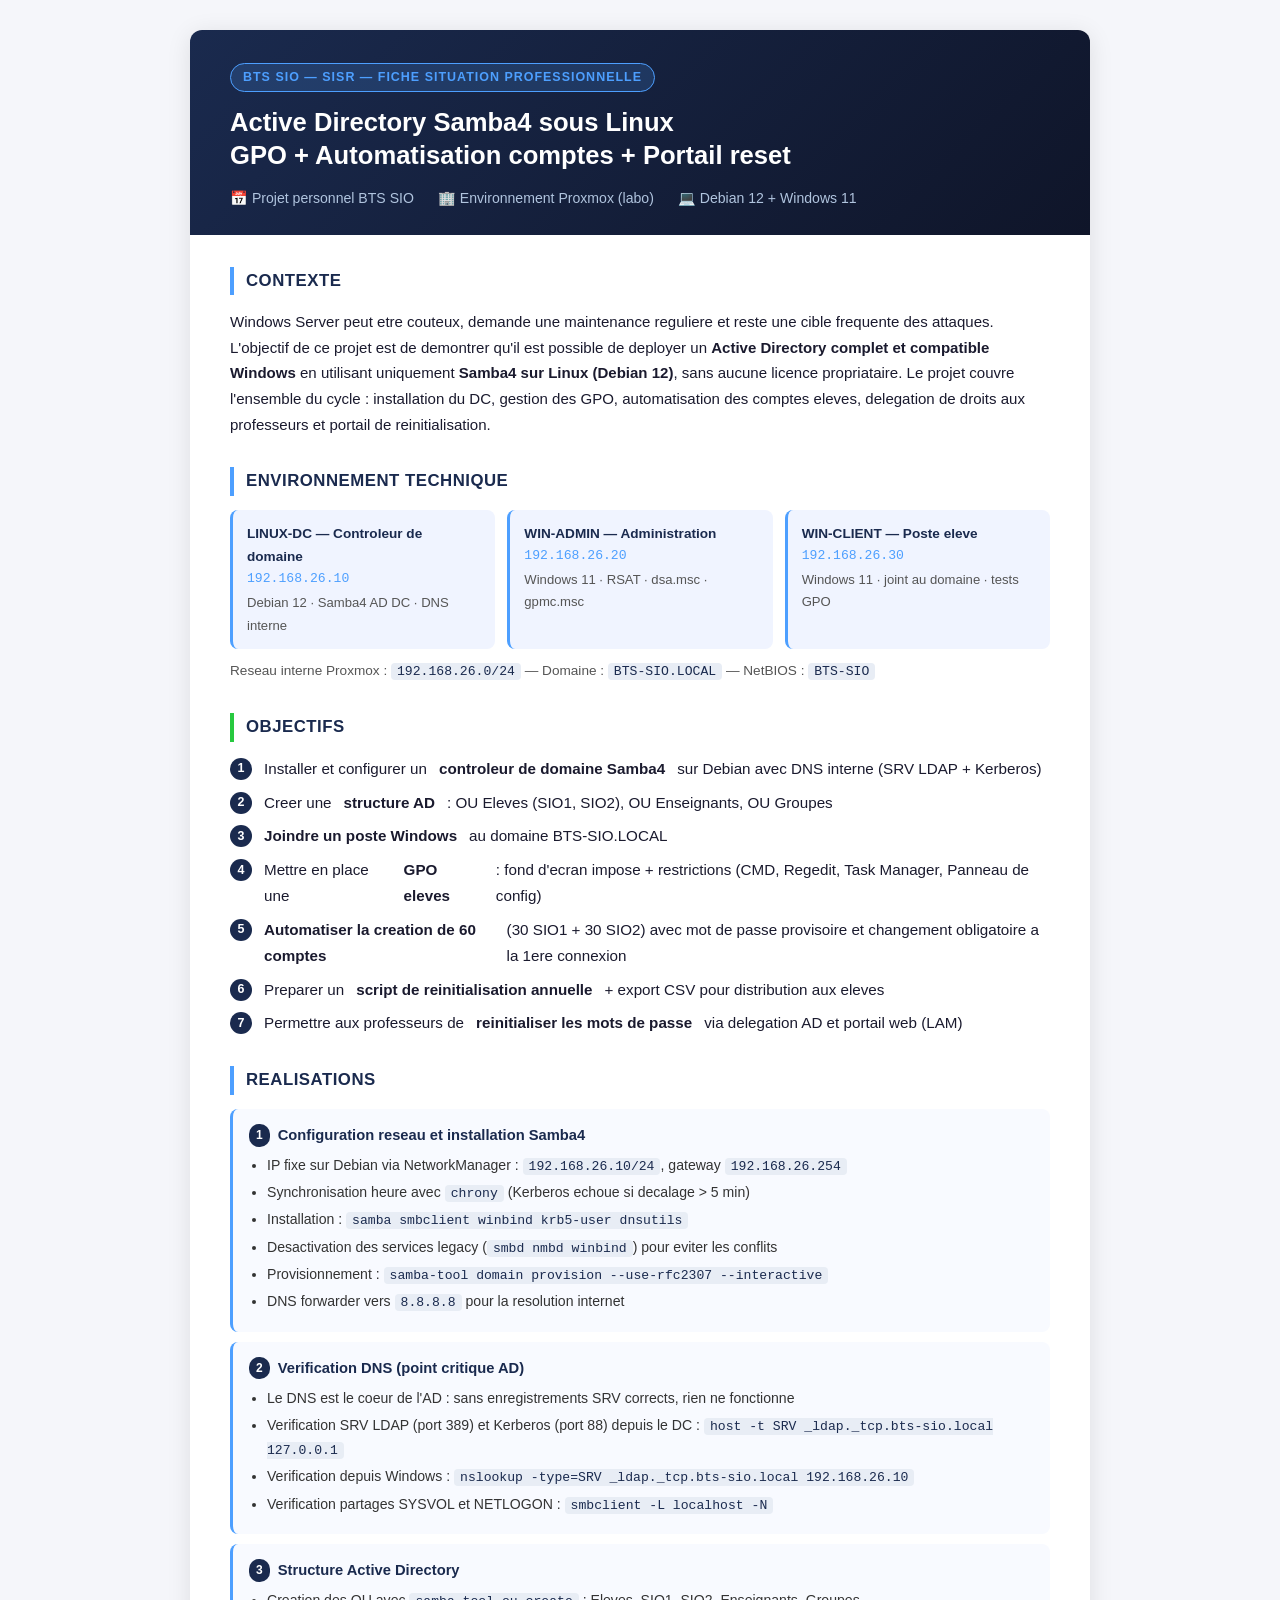
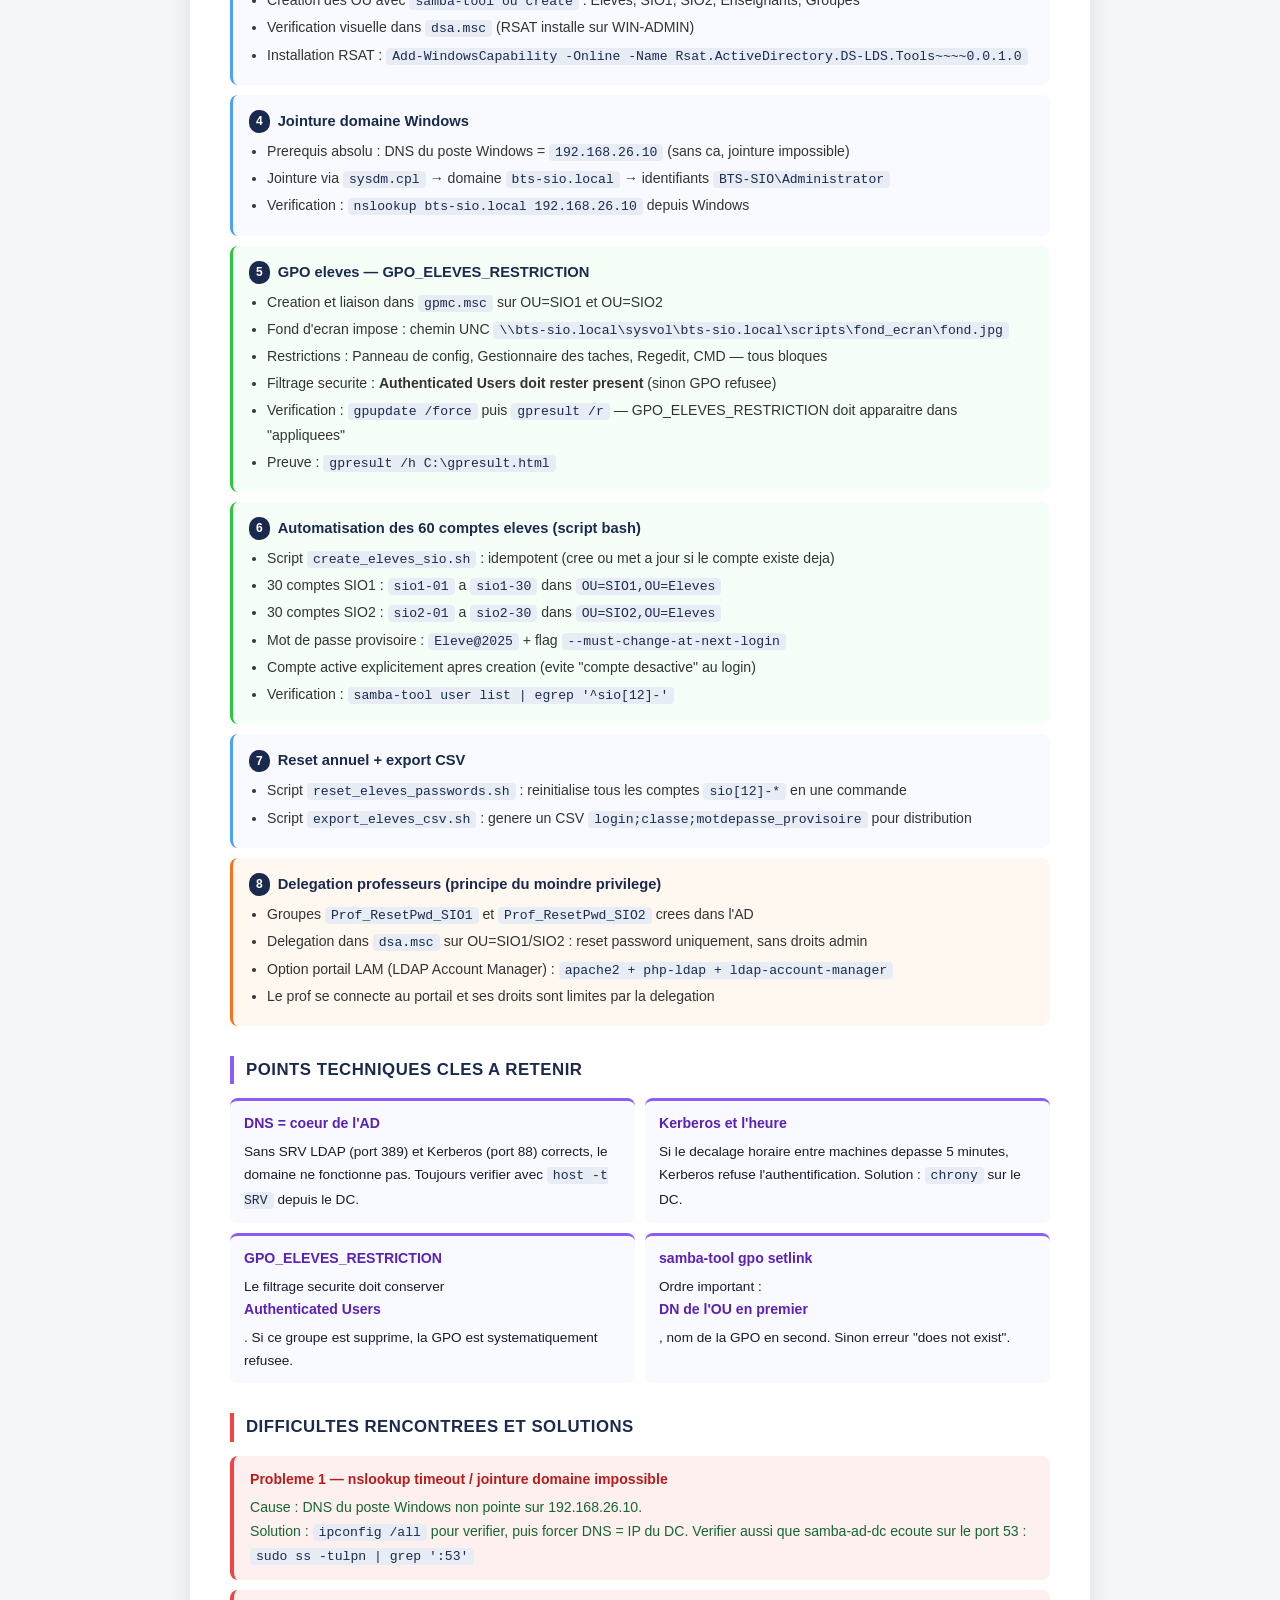
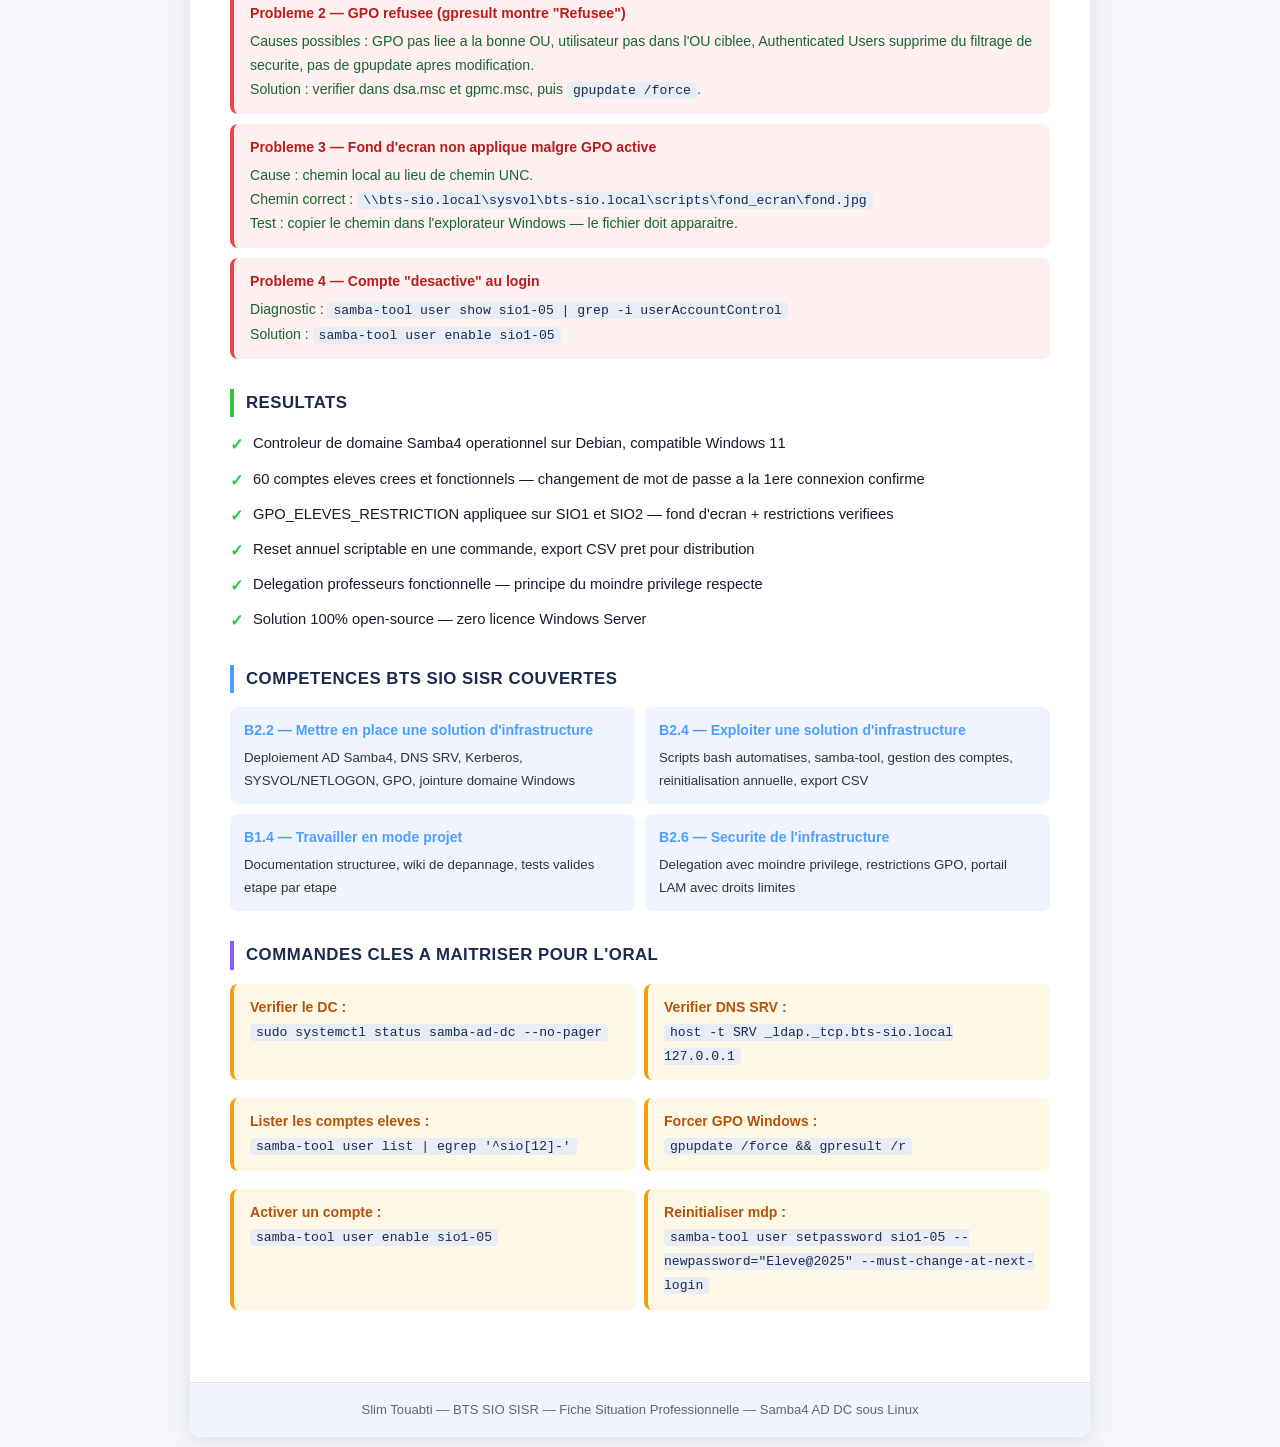
<file: fiche-sp-samba4.html>
<!DOCTYPE html>
<html lang="fr">
<head>
<meta charset="UTF-8">
<meta name="viewport" content="width=device-width, initial-scale=1.0">
<title>Fiche SP — Active Directory Samba4 sous Linux</title>
<style>
  * { margin: 0; padding: 0; box-sizing: border-box; }
  body {
    font-family: 'Segoe UI', Arial, sans-serif;
    background: #f5f6fa;
    color: #1a1a2e;
    line-height: 1.7;
  }
  .page {
    max-width: 900px;
    margin: 30px auto;
    background: #fff;
    border-radius: 12px;
    box-shadow: 0 4px 24px rgba(0,0,0,0.10);
    overflow: hidden;
  }
  header {
    background: linear-gradient(135deg, #1a2a4e, #0f1529);
    color: #fff;
    padding: 32px 40px 24px 40px;
  }
  header .badge {
    display: inline-block;
    background: rgba(77,159,255,0.18);
    border: 1px solid #4d9fff;
    color: #4d9fff;
    font-size: 0.78rem;
    font-weight: 700;
    padding: 3px 12px;
    border-radius: 20px;
    letter-spacing: 1px;
    text-transform: uppercase;
    margin-bottom: 14px;
  }
  header h1 {
    font-size: 1.6rem;
    font-weight: 800;
    line-height: 1.3;
    margin-bottom: 10px;
  }
  header .meta {
    display: flex;
    gap: 24px;
    flex-wrap: wrap;
    margin-top: 14px;
    font-size: 0.88rem;
    color: #b0c4de;
  }
  header .meta span { display: flex; align-items: center; gap: 6px; }
  .body { padding: 32px 40px; }
  .section {
    margin-bottom: 30px;
  }
  .section-title {
    font-size: 1.05rem;
    font-weight: 800;
    color: #1a2a4e;
    text-transform: uppercase;
    letter-spacing: 0.5px;
    border-left: 4px solid #4d9fff;
    padding-left: 12px;
    margin-bottom: 14px;
  }
  .section-title.green { border-color: #27c93f; }
  .section-title.orange { border-color: #f97316; }
  .section-title.red { border-color: #ef4444; }
  .section-title.purple { border-color: #8b5cf6; }

  .env-grid {
    display: grid;
    grid-template-columns: repeat(3, 1fr);
    gap: 12px;
    margin-top: 4px;
  }
  .env-card {
    background: #f0f4ff;
    border-radius: 8px;
    padding: 12px 14px;
    border-left: 3px solid #4d9fff;
  }
  .env-card .role { font-weight: 700; font-size: 0.85rem; color: #1a2a4e; }
  .env-card .detail { font-size: 0.82rem; color: #555; margin-top: 2px; }
  .env-card .ip { font-family: monospace; color: #4d9fff; font-size: 0.82rem; }

  .obj-list { list-style: none; counter-reset: obj; }
  .obj-list li {
    counter-increment: obj;
    display: flex;
    align-items: flex-start;
    gap: 12px;
    margin-bottom: 8px;
    font-size: 0.95rem;
  }
  .obj-list li::before {
    content: counter(obj);
    background: #1a2a4e;
    color: #fff;
    font-weight: 700;
    font-size: 0.78rem;
    min-width: 22px;
    height: 22px;
    border-radius: 50%;
    display: flex;
    align-items: center;
    justify-content: center;
    margin-top: 2px;
  }

  .real-block {
    background: #f8faff;
    border-radius: 8px;
    padding: 14px 16px;
    margin-bottom: 10px;
    border-left: 3px solid #4d9fff;
  }
  .real-block.green { border-color: #27c93f; background: #f5fff7; }
  .real-block.orange { border-color: #f97316; background: #fff8f0; }
  .real-block .real-title {
    font-weight: 700;
    font-size: 0.92rem;
    color: #1a2a4e;
    margin-bottom: 6px;
    display: flex;
    align-items: center;
    gap: 8px;
  }
  .real-block .real-title .num {
    background: #1a2a4e;
    color: #fff;
    font-size: 0.75rem;
    padding: 1px 7px;
    border-radius: 10px;
    font-weight: 700;
  }
  .real-block ul { padding-left: 18px; }
  .real-block li { font-size: 0.88rem; color: #333; margin-bottom: 3px; }
  code {
    background: #e8edf5;
    color: #1a2a4e;
    font-family: 'Consolas', monospace;
    font-size: 0.82rem;
    padding: 1px 6px;
    border-radius: 4px;
  }

  .alert-block {
    background: #fff8e7;
    border-left: 4px solid #f59e0b;
    border-radius: 8px;
    padding: 12px 16px;
    margin-bottom: 10px;
    font-size: 0.88rem;
  }
  .alert-block strong { color: #b45309; }

  .pb-block {
    background: #fff0f0;
    border-left: 4px solid #ef4444;
    border-radius: 8px;
    padding: 12px 16px;
    margin-bottom: 10px;
    font-size: 0.88rem;
  }
  .pb-block strong { color: #b91c1c; }
  .pb-block .solution { color: #166534; margin-top: 4px; }

  .comp-grid {
    display: grid;
    grid-template-columns: 1fr 1fr;
    gap: 10px;
  }
  .comp-card {
    background: #f0f4ff;
    border-radius: 8px;
    padding: 12px 14px;
  }
  .comp-card .code { font-weight: 800; color: #4d9fff; font-size: 0.88rem; }
  .comp-card .desc { font-size: 0.83rem; color: #333; margin-top: 4px; }

  .result-row {
    display: flex;
    align-items: flex-start;
    gap: 10px;
    margin-bottom: 8px;
    font-size: 0.92rem;
  }
  .result-row .check { color: #27c93f; font-weight: 700; font-size: 1rem; }

  .key-points {
    display: grid;
    grid-template-columns: 1fr 1fr;
    gap: 10px;
  }
  .key-card {
    background: #f8faff;
    border-radius: 8px;
    padding: 11px 14px;
    border-top: 3px solid #8b5cf6;
    font-size: 0.85rem;
  }
  .key-card strong { display: block; color: #5b21b6; font-size: 0.88rem; margin-bottom: 4px; }

  footer {
    background: #f0f4ff;
    padding: 16px 40px;
    font-size: 0.82rem;
    color: #666;
    text-align: center;
    border-top: 1px solid #dde4f5;
  }

  @media print {
    body { background: #fff; }
    .page { box-shadow: none; margin: 0; border-radius: 0; }
    header { -webkit-print-color-adjust: exact; print-color-adjust: exact; }
  }
</style>
</head>
<body>
<div class="page">

  <header>
    <div class="badge">BTS SIO — SISR — Fiche Situation Professionnelle</div>
    <h1>Active Directory Samba4 sous Linux<br>GPO + Automatisation comptes + Portail reset</h1>
    <div class="meta">
      <span>&#128197; Projet personnel BTS SIO</span>
      <span>&#127970; Environnement Proxmox (labo)</span>
      <span>&#128187; Debian 12 + Windows 11</span>
    </div>
  </header>

  <div class="body">

    <!-- CONTEXTE -->
    <div class="section">
      <div class="section-title">Contexte</div>
      <p style="font-size:0.94rem;">
        Windows Server peut etre couteux, demande une maintenance reguliere et reste une cible frequente des attaques.
        L'objectif de ce projet est de demontrer qu'il est possible de deployer un <strong>Active Directory complet et compatible Windows</strong>
        en utilisant uniquement <strong>Samba4 sur Linux (Debian 12)</strong>, sans aucune licence propriataire.
        Le projet couvre l'ensemble du cycle : installation du DC, gestion des GPO, automatisation des comptes eleves,
        delegation de droits aux professeurs et portail de reinitialisation.
      </p>
    </div>

    <!-- ENVIRONNEMENT TECHNIQUE -->
    <div class="section">
      <div class="section-title">Environnement technique</div>
      <div class="env-grid">
        <div class="env-card">
          <div class="role">LINUX-DC — Controleur de domaine</div>
          <div class="ip">192.168.26.10</div>
          <div class="detail">Debian 12 · Samba4 AD DC · DNS interne</div>
        </div>
        <div class="env-card">
          <div class="role">WIN-ADMIN — Administration</div>
          <div class="ip">192.168.26.20</div>
          <div class="detail">Windows 11 · RSAT · dsa.msc · gpmc.msc</div>
        </div>
        <div class="env-card">
          <div class="role">WIN-CLIENT — Poste eleve</div>
          <div class="ip">192.168.26.30</div>
          <div class="detail">Windows 11 · joint au domaine · tests GPO</div>
        </div>
      </div>
      <div style="margin-top:10px;font-size:0.85rem;color:#555;">
        Reseau interne Proxmox : <code>192.168.26.0/24</code> &mdash; Domaine : <code>BTS-SIO.LOCAL</code> &mdash; NetBIOS : <code>BTS-SIO</code>
      </div>
    </div>

    <!-- OBJECTIFS -->
    <div class="section">
      <div class="section-title green">Objectifs</div>
      <ul class="obj-list">
        <li>Installer et configurer un <strong>controleur de domaine Samba4</strong> sur Debian avec DNS interne (SRV LDAP + Kerberos)</li>
        <li>Creer une <strong>structure AD</strong> : OU Eleves (SIO1, SIO2), OU Enseignants, OU Groupes</li>
        <li><strong>Joindre un poste Windows</strong> au domaine BTS-SIO.LOCAL</li>
        <li>Mettre en place une <strong>GPO eleves</strong> : fond d'ecran impose + restrictions (CMD, Regedit, Task Manager, Panneau de config)</li>
        <li><strong>Automatiser la creation de 60 comptes</strong> (30 SIO1 + 30 SIO2) avec mot de passe provisoire et changement obligatoire a la 1ere connexion</li>
        <li>Preparer un <strong>script de reinitialisation annuelle</strong> + export CSV pour distribution aux eleves</li>
        <li>Permettre aux professeurs de <strong>reinitialiser les mots de passe</strong> via delegation AD et portail web (LAM)</li>
      </ul>
    </div>

    <!-- REALISATIONS -->
    <div class="section">
      <div class="section-title">Realisations</div>

      <div class="real-block">
        <div class="real-title"><span class="num">1</span> Configuration reseau et installation Samba4</div>
        <ul>
          <li>IP fixe sur Debian via NetworkManager : <code>192.168.26.10/24</code>, gateway <code>192.168.26.254</code></li>
          <li>Synchronisation heure avec <code>chrony</code> (Kerberos echoue si decalage &gt; 5 min)</li>
          <li>Installation : <code>samba smbclient winbind krb5-user dnsutils</code></li>
          <li>Desactivation des services legacy (<code>smbd nmbd winbind</code>) pour eviter les conflits</li>
          <li>Provisionnement : <code>samba-tool domain provision --use-rfc2307 --interactive</code></li>
          <li>DNS forwarder vers <code>8.8.8.8</code> pour la resolution internet</li>
        </ul>
      </div>

      <div class="real-block">
        <div class="real-title"><span class="num">2</span> Verification DNS (point critique AD)</div>
        <ul>
          <li>Le DNS est le coeur de l'AD : sans enregistrements SRV corrects, rien ne fonctionne</li>
          <li>Verification SRV LDAP (port 389) et Kerberos (port 88) depuis le DC : <code>host -t SRV _ldap._tcp.bts-sio.local 127.0.0.1</code></li>
          <li>Verification depuis Windows : <code>nslookup -type=SRV _ldap._tcp.bts-sio.local 192.168.26.10</code></li>
          <li>Verification partages SYSVOL et NETLOGON : <code>smbclient -L localhost -N</code></li>
        </ul>
      </div>

      <div class="real-block">
        <div class="real-title"><span class="num">3</span> Structure Active Directory</div>
        <ul>
          <li>Creation des OU avec <code>samba-tool ou create</code> : Eleves, SIO1, SIO2, Enseignants, Groupes</li>
          <li>Verification visuelle dans <code>dsa.msc</code> (RSAT installe sur WIN-ADMIN)</li>
          <li>Installation RSAT : <code>Add-WindowsCapability -Online -Name Rsat.ActiveDirectory.DS-LDS.Tools~~~~0.0.1.0</code></li>
        </ul>
      </div>

      <div class="real-block">
        <div class="real-title"><span class="num">4</span> Jointure domaine Windows</div>
        <ul>
          <li>Prerequis absolu : DNS du poste Windows = <code>192.168.26.10</code> (sans ca, jointure impossible)</li>
          <li>Jointure via <code>sysdm.cpl</code> &rarr; domaine <code>bts-sio.local</code> &rarr; identifiants <code>BTS-SIO\Administrator</code></li>
          <li>Verification : <code>nslookup bts-sio.local 192.168.26.10</code> depuis Windows</li>
        </ul>
      </div>

      <div class="real-block green">
        <div class="real-title"><span class="num">5</span> GPO eleves — GPO_ELEVES_RESTRICTION</div>
        <ul>
          <li>Creation et liaison dans <code>gpmc.msc</code> sur OU=SIO1 et OU=SIO2</li>
          <li>Fond d'ecran impose : chemin UNC <code>\\bts-sio.local\sysvol\bts-sio.local\scripts\fond_ecran\fond.jpg</code></li>
          <li>Restrictions : Panneau de config, Gestionnaire des taches, Regedit, CMD — tous bloques</li>
          <li>Filtrage securite : <strong>Authenticated Users doit rester present</strong> (sinon GPO refusee)</li>
          <li>Verification : <code>gpupdate /force</code> puis <code>gpresult /r</code> — GPO_ELEVES_RESTRICTION doit apparaitre dans "appliquees"</li>
          <li>Preuve : <code>gpresult /h C:\gpresult.html</code></li>
        </ul>
      </div>

      <div class="real-block green">
        <div class="real-title"><span class="num">6</span> Automatisation des 60 comptes eleves (script bash)</div>
        <ul>
          <li>Script <code>create_eleves_sio.sh</code> : idempotent (cree ou met a jour si le compte existe deja)</li>
          <li>30 comptes SIO1 : <code>sio1-01</code> a <code>sio1-30</code> dans <code>OU=SIO1,OU=Eleves</code></li>
          <li>30 comptes SIO2 : <code>sio2-01</code> a <code>sio2-30</code> dans <code>OU=SIO2,OU=Eleves</code></li>
          <li>Mot de passe provisoire : <code>Eleve@2025</code> + flag <code>--must-change-at-next-login</code></li>
          <li>Compte active explicitement apres creation (evite "compte desactive" au login)</li>
          <li>Verification : <code>samba-tool user list | egrep '^sio[12]-'</code></li>
        </ul>
      </div>

      <div class="real-block">
        <div class="real-title"><span class="num">7</span> Reset annuel + export CSV</div>
        <ul>
          <li>Script <code>reset_eleves_passwords.sh</code> : reinitialise tous les comptes <code>sio[12]-*</code> en une commande</li>
          <li>Script <code>export_eleves_csv.sh</code> : genere un CSV <code>login;classe;motdepasse_provisoire</code> pour distribution</li>
        </ul>
      </div>

      <div class="real-block orange">
        <div class="real-title"><span class="num">8</span> Delegation professeurs (principe du moindre privilege)</div>
        <ul>
          <li>Groupes <code>Prof_ResetPwd_SIO1</code> et <code>Prof_ResetPwd_SIO2</code> crees dans l'AD</li>
          <li>Delegation dans <code>dsa.msc</code> sur OU=SIO1/SIO2 : reset password uniquement, sans droits admin</li>
          <li>Option portail LAM (LDAP Account Manager) : <code>apache2 + php-ldap + ldap-account-manager</code></li>
          <li>Le prof se connecte au portail et ses droits sont limites par la delegation</li>
        </ul>
      </div>
    </div>

    <!-- POINTS CLES -->
    <div class="section">
      <div class="section-title purple">Points techniques cles a retenir</div>
      <div class="key-points">
        <div class="key-card">
          <strong>DNS = coeur de l'AD</strong>
          Sans SRV LDAP (port 389) et Kerberos (port 88) corrects, le domaine ne fonctionne pas.
          Toujours verifier avec <code>host -t SRV</code> depuis le DC.
        </div>
        <div class="key-card">
          <strong>Kerberos et l'heure</strong>
          Si le decalage horaire entre machines depasse 5 minutes, Kerberos refuse l'authentification.
          Solution : <code>chrony</code> sur le DC.
        </div>
        <div class="key-card">
          <strong>GPO_ELEVES_RESTRICTION</strong>
          Le filtrage securite doit conserver <strong>Authenticated Users</strong>.
          Si ce groupe est supprime, la GPO est systematiquement refusee.
        </div>
        <div class="key-card">
          <strong>samba-tool gpo setlink</strong>
          Ordre important : <strong>DN de l'OU en premier</strong>, nom de la GPO en second.
          Sinon erreur "does not exist".
        </div>
      </div>
    </div>

    <!-- DIFFICULTES -->
    <div class="section">
      <div class="section-title red">Difficultes rencontrees et solutions</div>

      <div class="pb-block">
        <strong>Probleme 1 — nslookup timeout / jointure domaine impossible</strong>
        <div class="solution">
          Cause : DNS du poste Windows non pointe sur 192.168.26.10.<br>
          Solution : <code>ipconfig /all</code> pour verifier, puis forcer DNS = IP du DC. Verifier aussi que samba-ad-dc ecoute sur le port 53 : <code>sudo ss -tulpn | grep ':53'</code>
        </div>
      </div>

      <div class="pb-block">
        <strong>Probleme 2 — GPO refusee (gpresult montre "Refusee")</strong>
        <div class="solution">
          Causes possibles : GPO pas liee a la bonne OU, utilisateur pas dans l'OU ciblee, Authenticated Users supprime du filtrage de securite, pas de gpupdate apres modification.<br>
          Solution : verifier dans dsa.msc et gpmc.msc, puis <code>gpupdate /force</code>.
        </div>
      </div>

      <div class="pb-block">
        <strong>Probleme 3 — Fond d'ecran non applique malgre GPO active</strong>
        <div class="solution">
          Cause : chemin local au lieu de chemin UNC.<br>
          Chemin correct : <code>\\bts-sio.local\sysvol\bts-sio.local\scripts\fond_ecran\fond.jpg</code><br>
          Test : copier le chemin dans l'explorateur Windows — le fichier doit apparaitre.
        </div>
      </div>

      <div class="pb-block">
        <strong>Probleme 4 — Compte "desactive" au login</strong>
        <div class="solution">
          Diagnostic : <code>samba-tool user show sio1-05 | grep -i userAccountControl</code><br>
          Solution : <code>samba-tool user enable sio1-05</code>
        </div>
      </div>
    </div>

    <!-- RESULTATS -->
    <div class="section">
      <div class="section-title green">Resultats</div>
      <div class="result-row"><span class="check">&#10003;</span> Controleur de domaine Samba4 operationnel sur Debian, compatible Windows 11</div>
      <div class="result-row"><span class="check">&#10003;</span> 60 comptes eleves crees et fonctionnels — changement de mot de passe a la 1ere connexion confirme</div>
      <div class="result-row"><span class="check">&#10003;</span> GPO_ELEVES_RESTRICTION appliquee sur SIO1 et SIO2 — fond d'ecran + restrictions verifiees</div>
      <div class="result-row"><span class="check">&#10003;</span> Reset annuel scriptable en une commande, export CSV pret pour distribution</div>
      <div class="result-row"><span class="check">&#10003;</span> Delegation professeurs fonctionnelle — principe du moindre privilege respecte</div>
      <div class="result-row"><span class="check">&#10003;</span> Solution 100% open-source — zero licence Windows Server</div>
    </div>

    <!-- COMPETENCES BTS SIO -->
    <div class="section">
      <div class="section-title">Competences BTS SIO SISR couvertes</div>
      <div class="comp-grid">
        <div class="comp-card">
          <div class="code">B2.2 — Mettre en place une solution d'infrastructure</div>
          <div class="desc">Deploiement AD Samba4, DNS SRV, Kerberos, SYSVOL/NETLOGON, GPO, jointure domaine Windows</div>
        </div>
        <div class="comp-card">
          <div class="code">B2.4 — Exploiter une solution d'infrastructure</div>
          <div class="desc">Scripts bash automatises, samba-tool, gestion des comptes, reinitialisation annuelle, export CSV</div>
        </div>
        <div class="comp-card">
          <div class="code">B1.4 — Travailler en mode projet</div>
          <div class="desc">Documentation structuree, wiki de depannage, tests valides etape par etape</div>
        </div>
        <div class="comp-card">
          <div class="code">B2.6 — Securite de l'infrastructure</div>
          <div class="desc">Delegation avec moindre privilege, restrictions GPO, portail LAM avec droits limites</div>
        </div>
      </div>
    </div>

    <!-- COMMANDES CLES -->
    <div class="section">
      <div class="section-title purple">Commandes cles a maitriser pour l'oral</div>
      <div style="display:grid;grid-template-columns:1fr 1fr;gap:8px;font-size:0.83rem;">
        <div class="alert-block"><strong>Verifier le DC :</strong><br><code>sudo systemctl status samba-ad-dc --no-pager</code></div>
        <div class="alert-block"><strong>Verifier DNS SRV :</strong><br><code>host -t SRV _ldap._tcp.bts-sio.local 127.0.0.1</code></div>
        <div class="alert-block"><strong>Lister les comptes eleves :</strong><br><code>samba-tool user list | egrep '^sio[12]-'</code></div>
        <div class="alert-block"><strong>Forcer GPO Windows :</strong><br><code>gpupdate /force &amp;&amp; gpresult /r</code></div>
        <div class="alert-block"><strong>Activer un compte :</strong><br><code>samba-tool user enable sio1-05</code></div>
        <div class="alert-block"><strong>Reinitialiser mdp :</strong><br><code>samba-tool user setpassword sio1-05 --newpassword="Eleve@2025" --must-change-at-next-login</code></div>
      </div>
    </div>

  </div><!-- end body -->

  <footer>
    Slim Touabti &mdash; BTS SIO SISR &mdash; Fiche Situation Professionnelle &mdash; Samba4 AD DC sous Linux
  </footer>

</div>
</body>
</html>
</file>
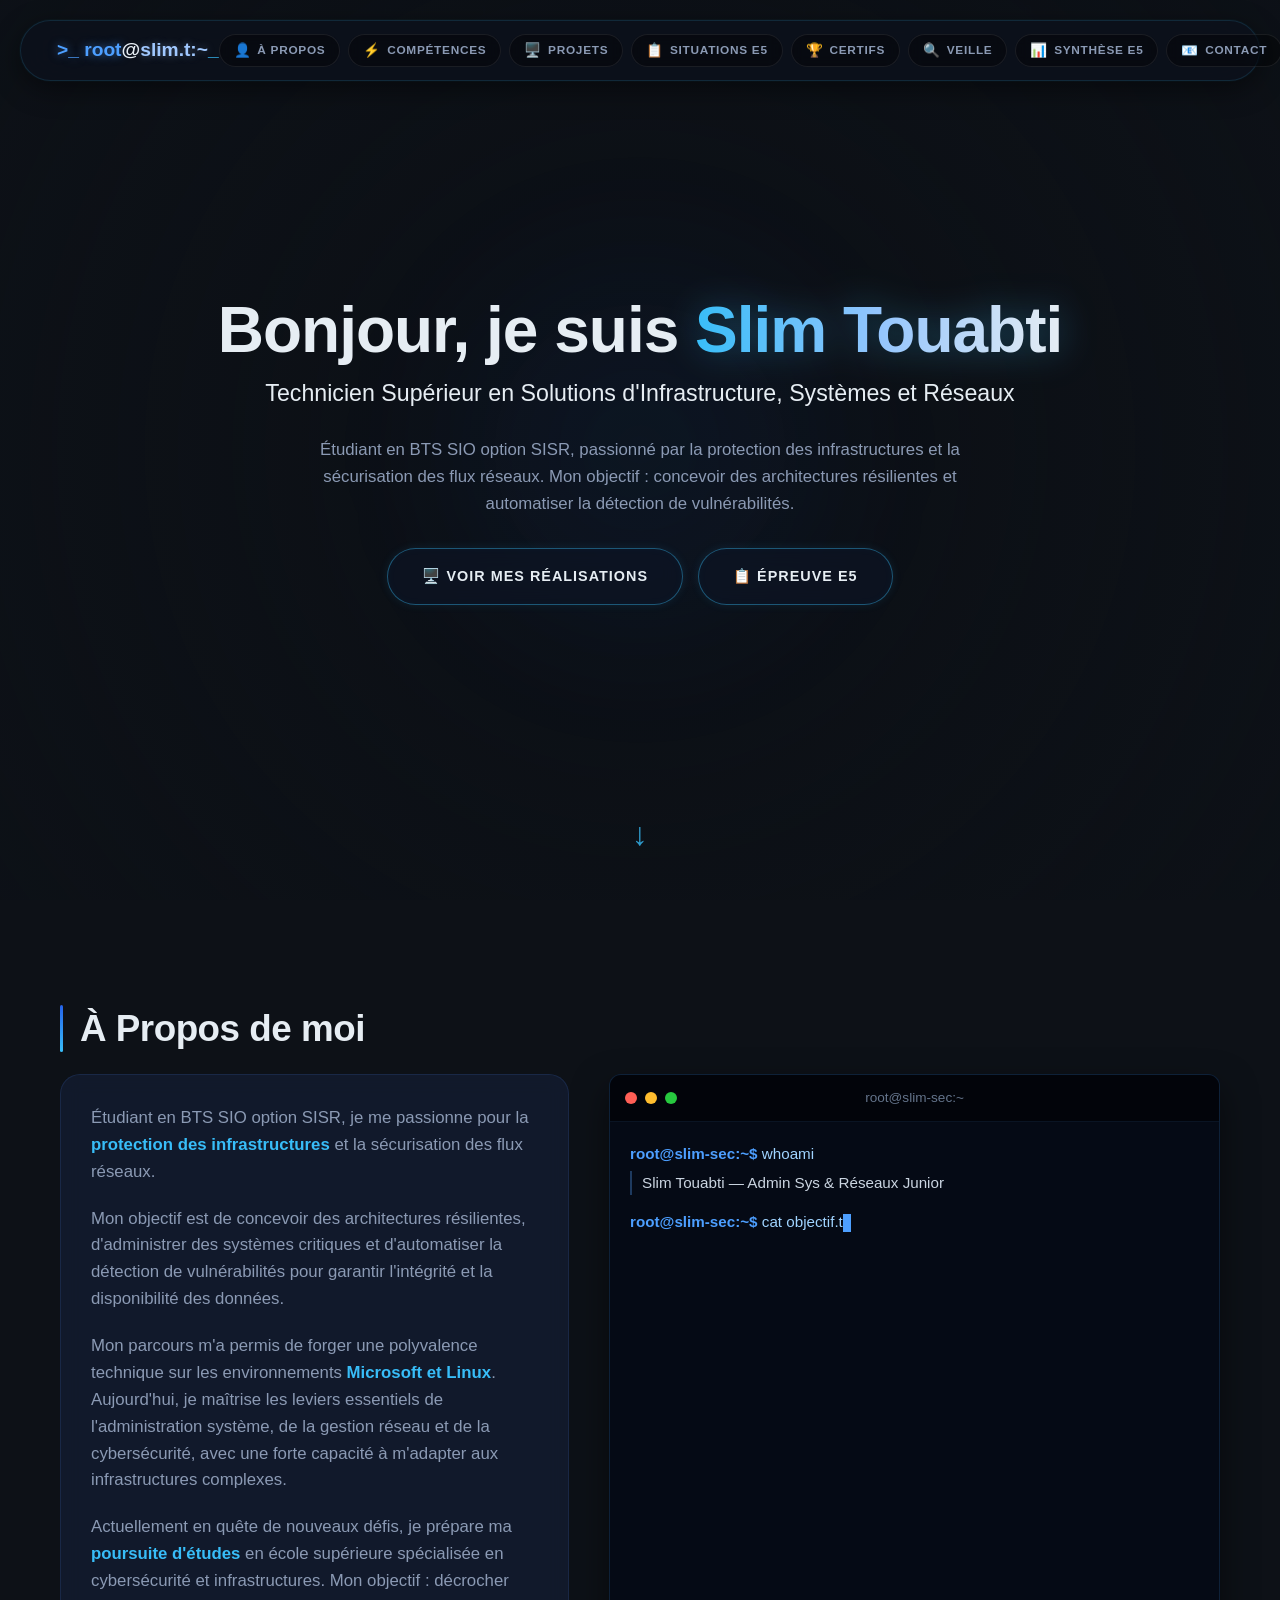
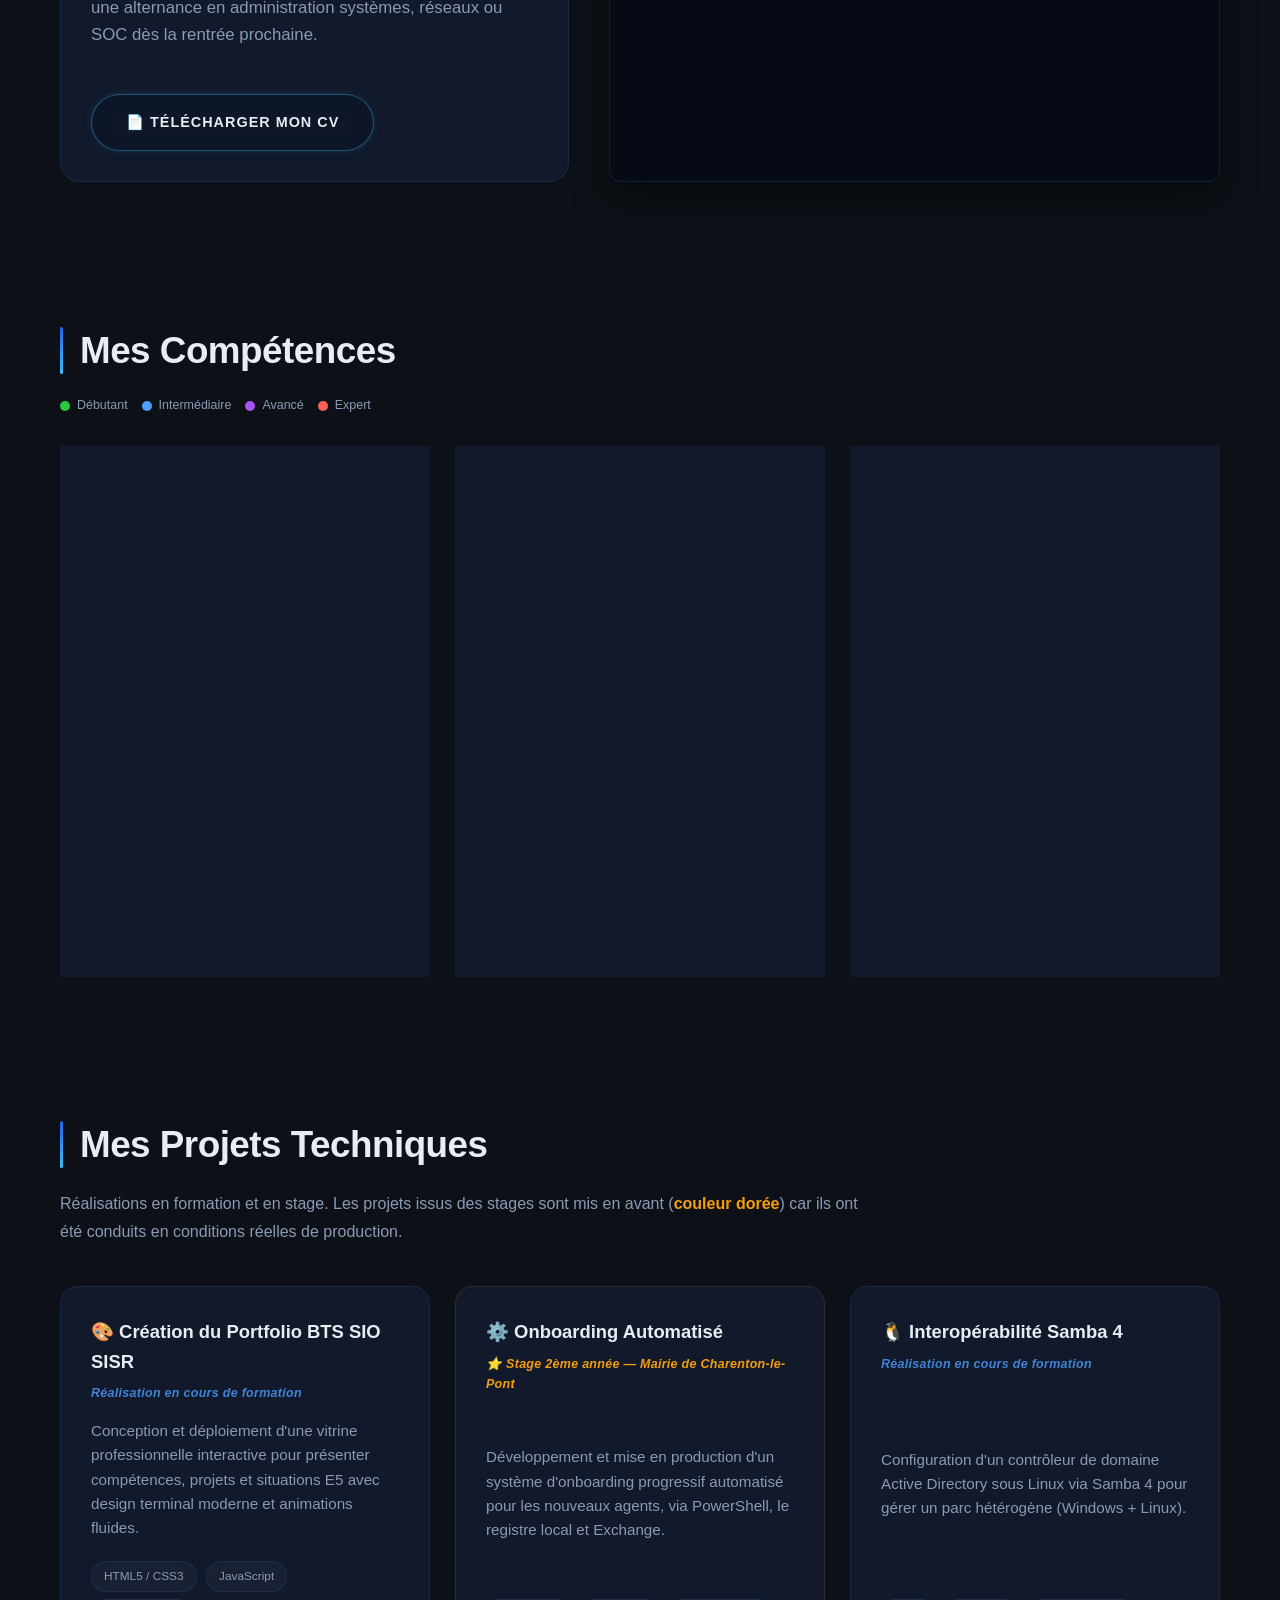
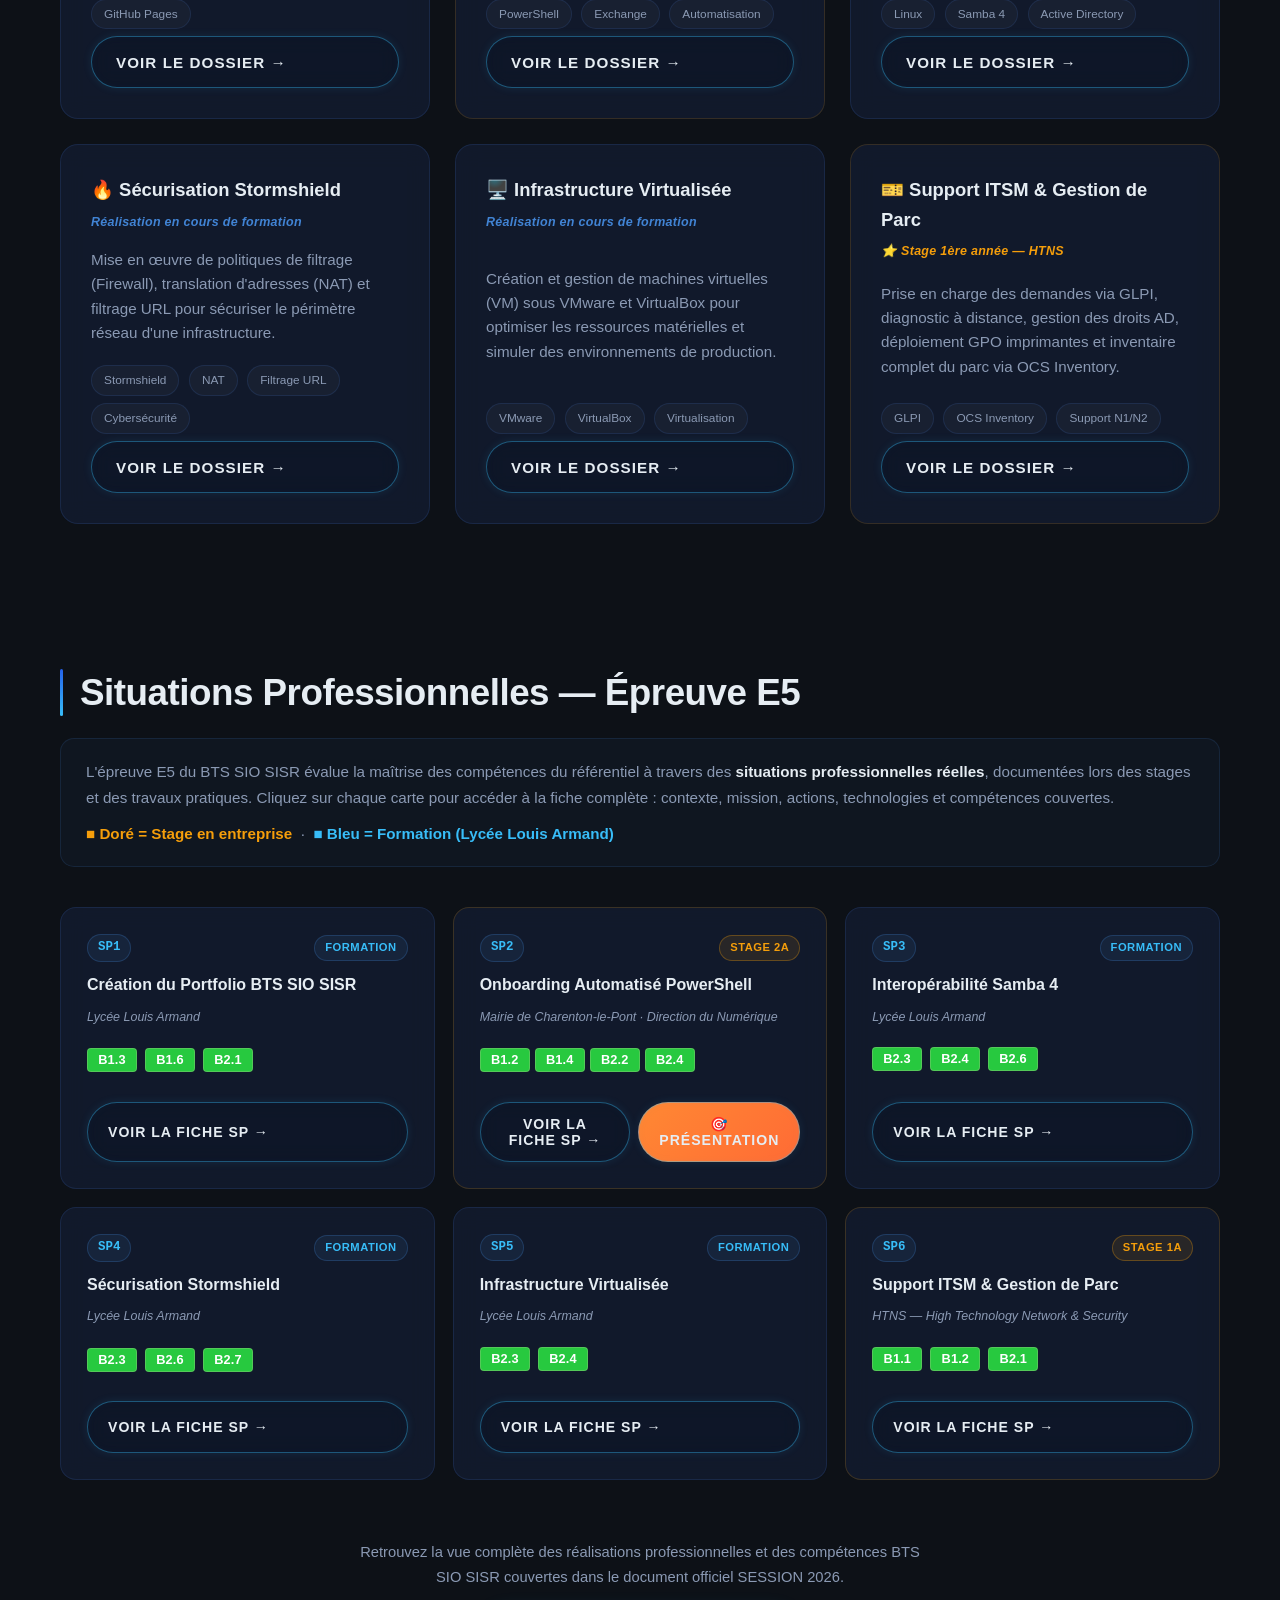
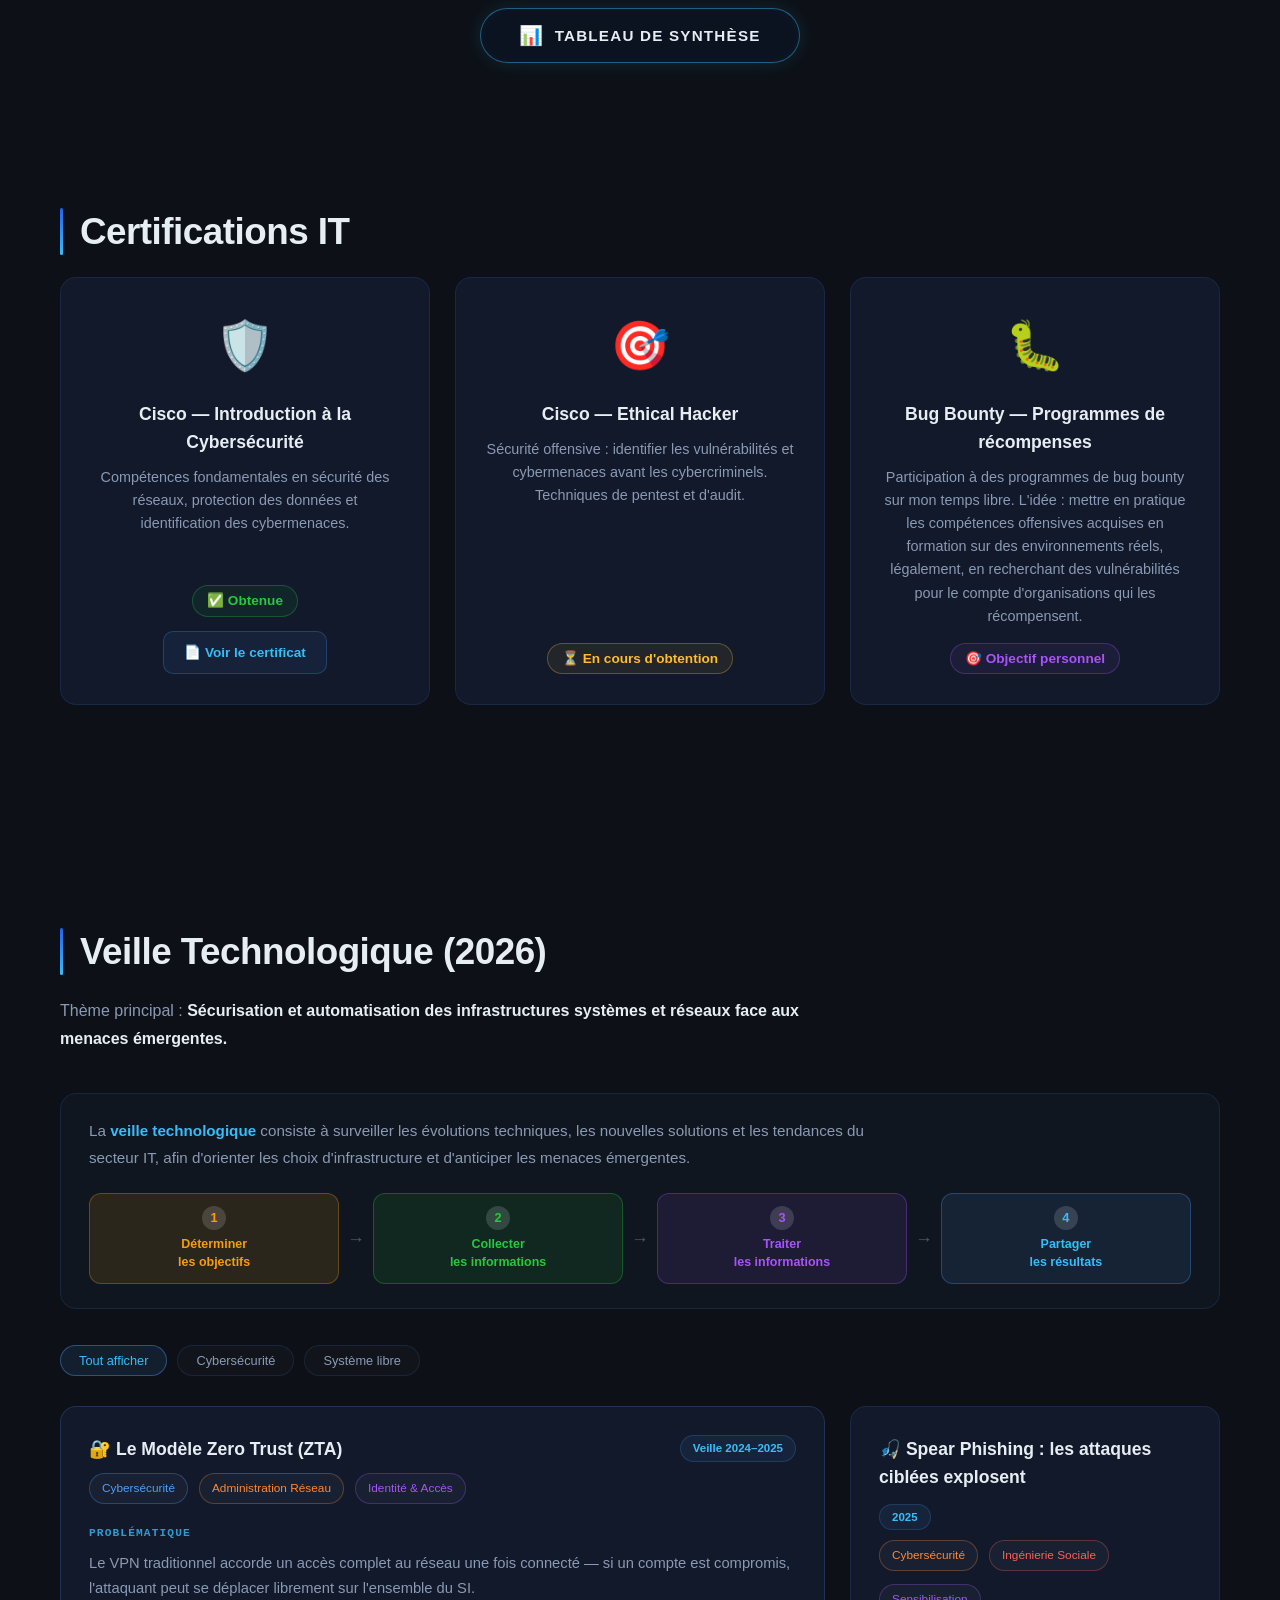
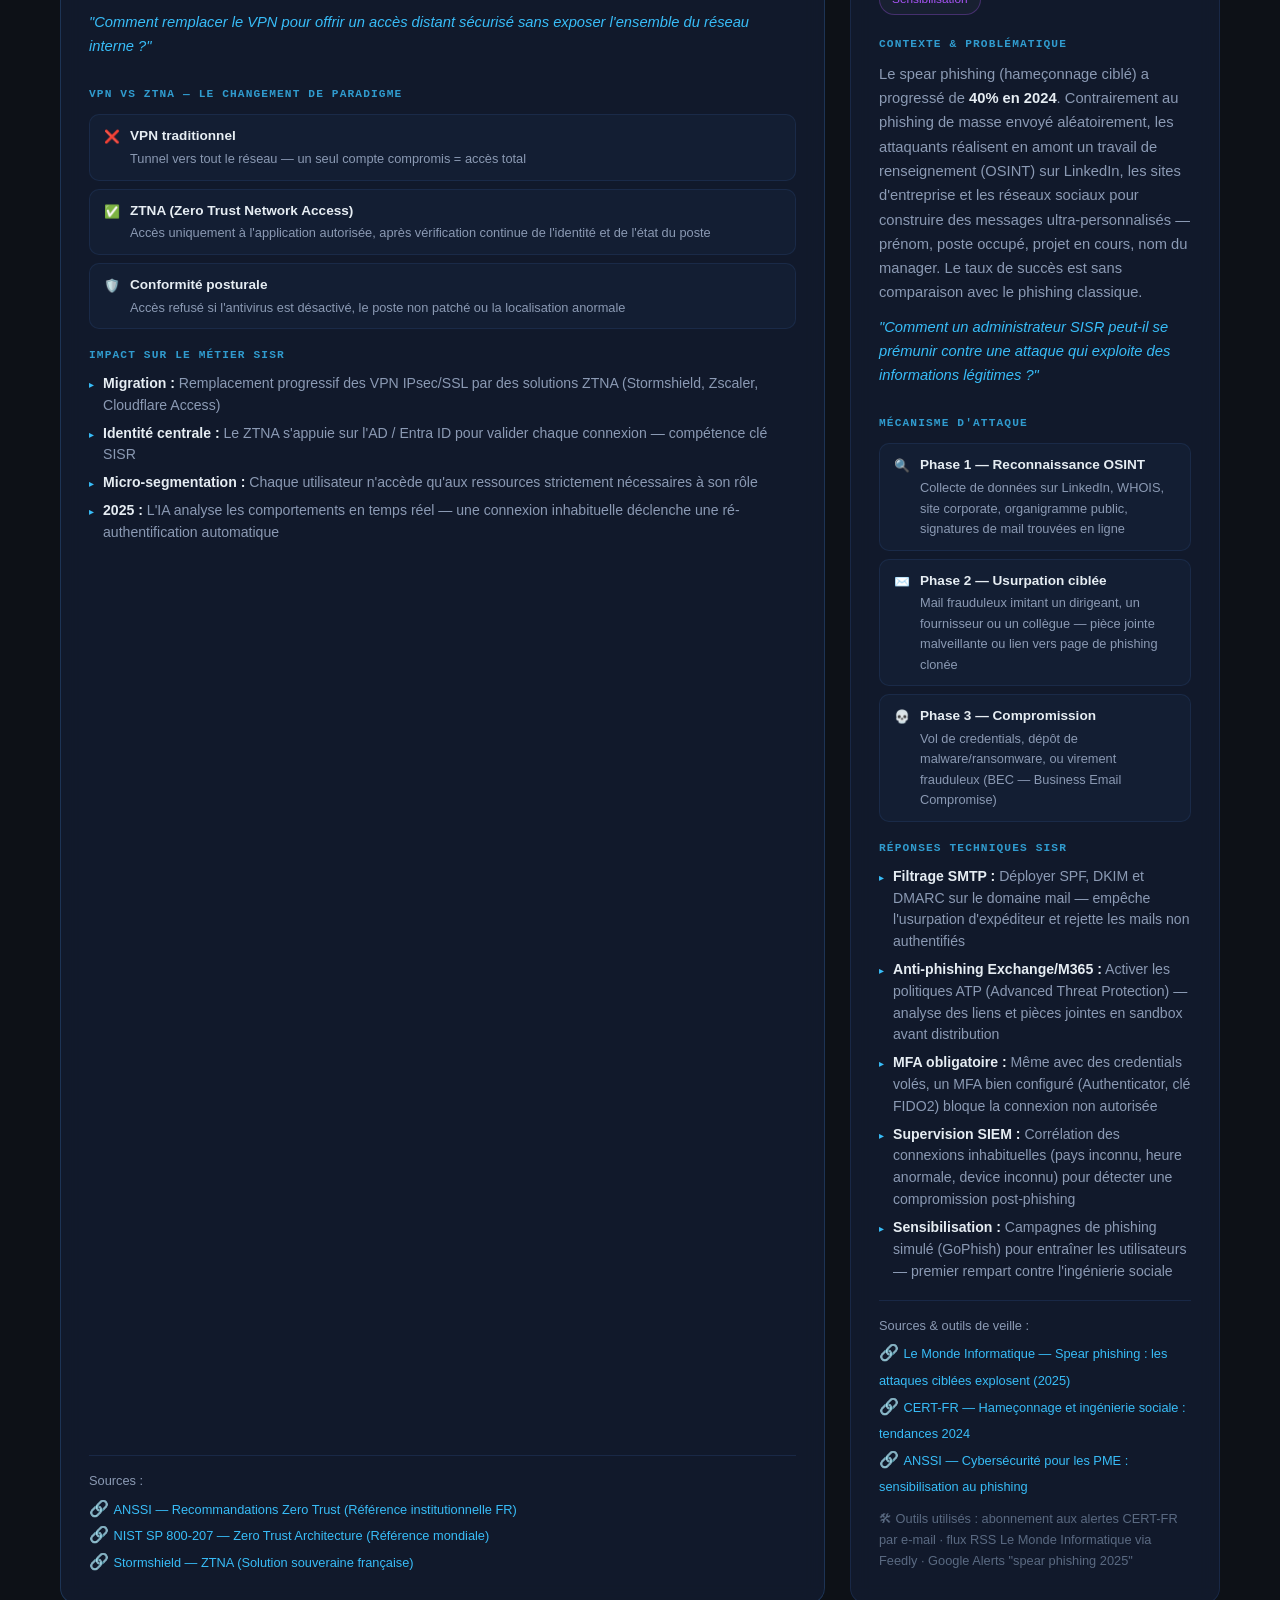
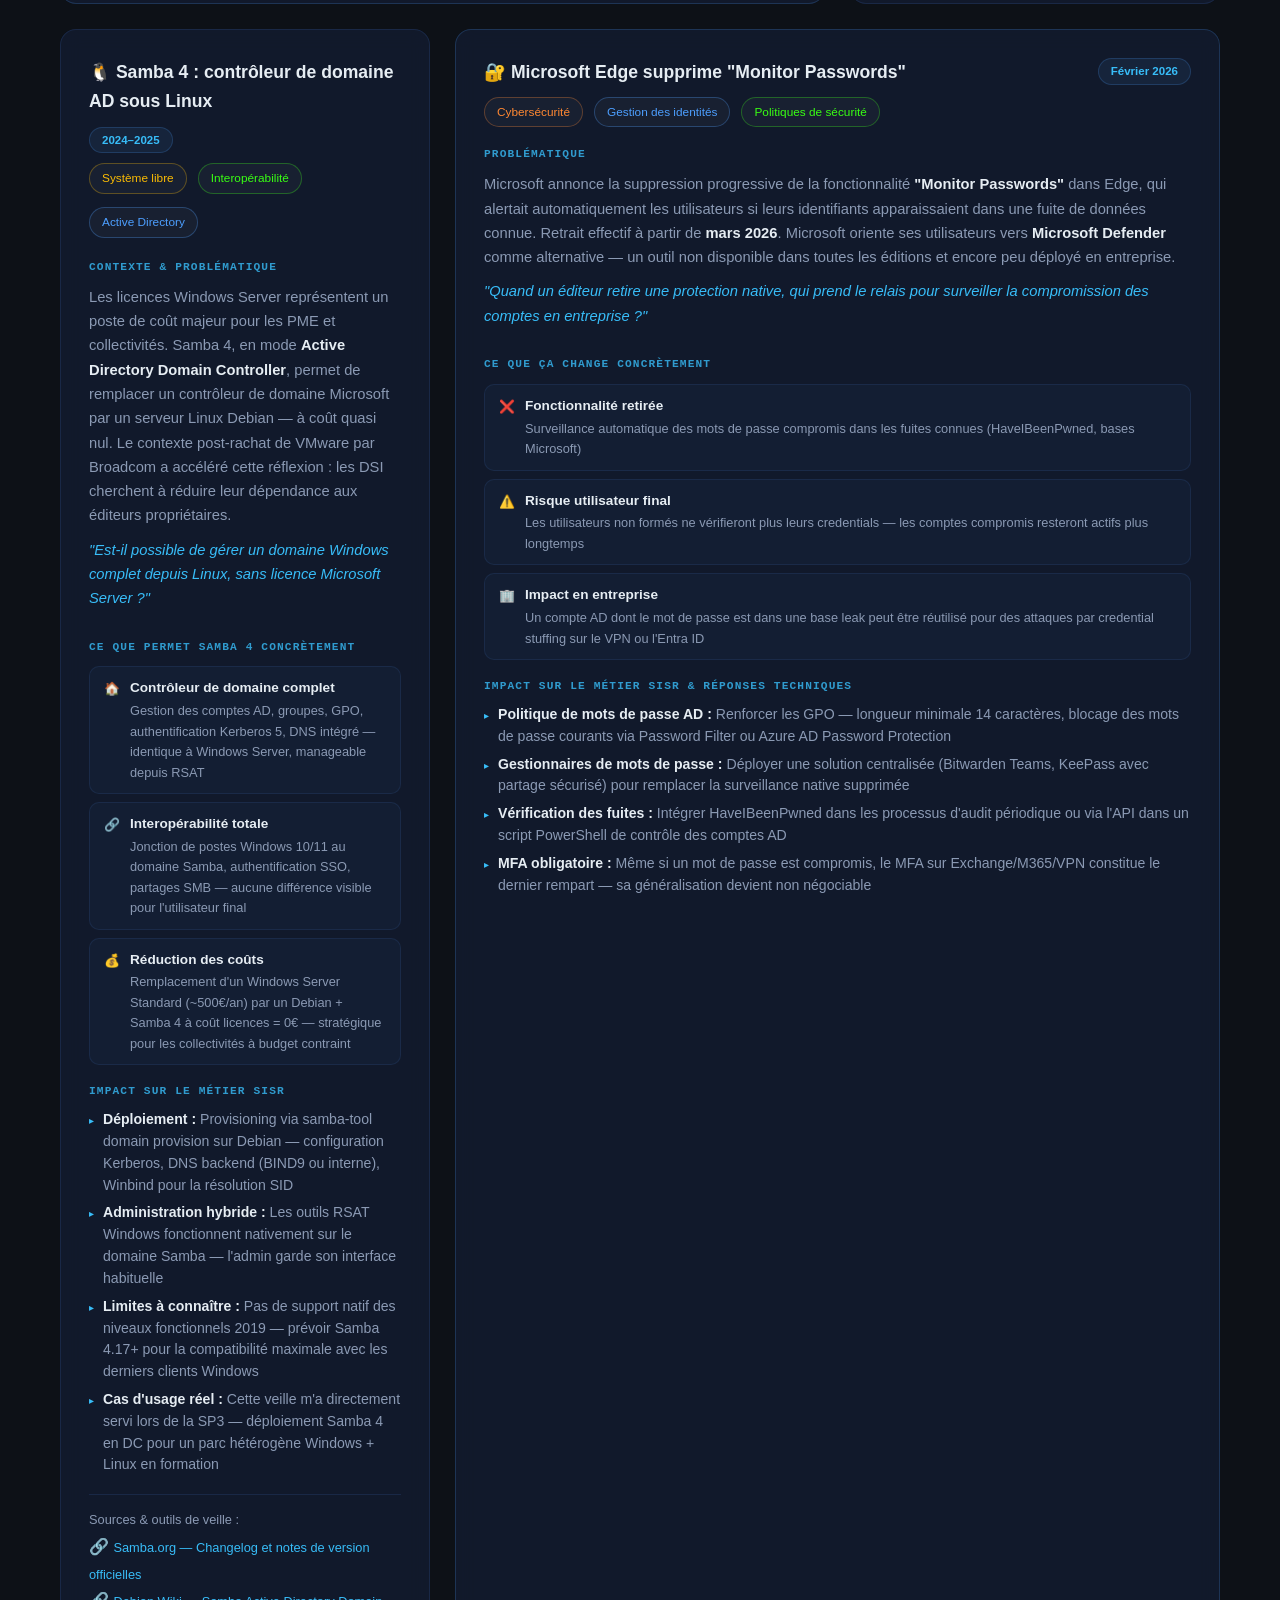
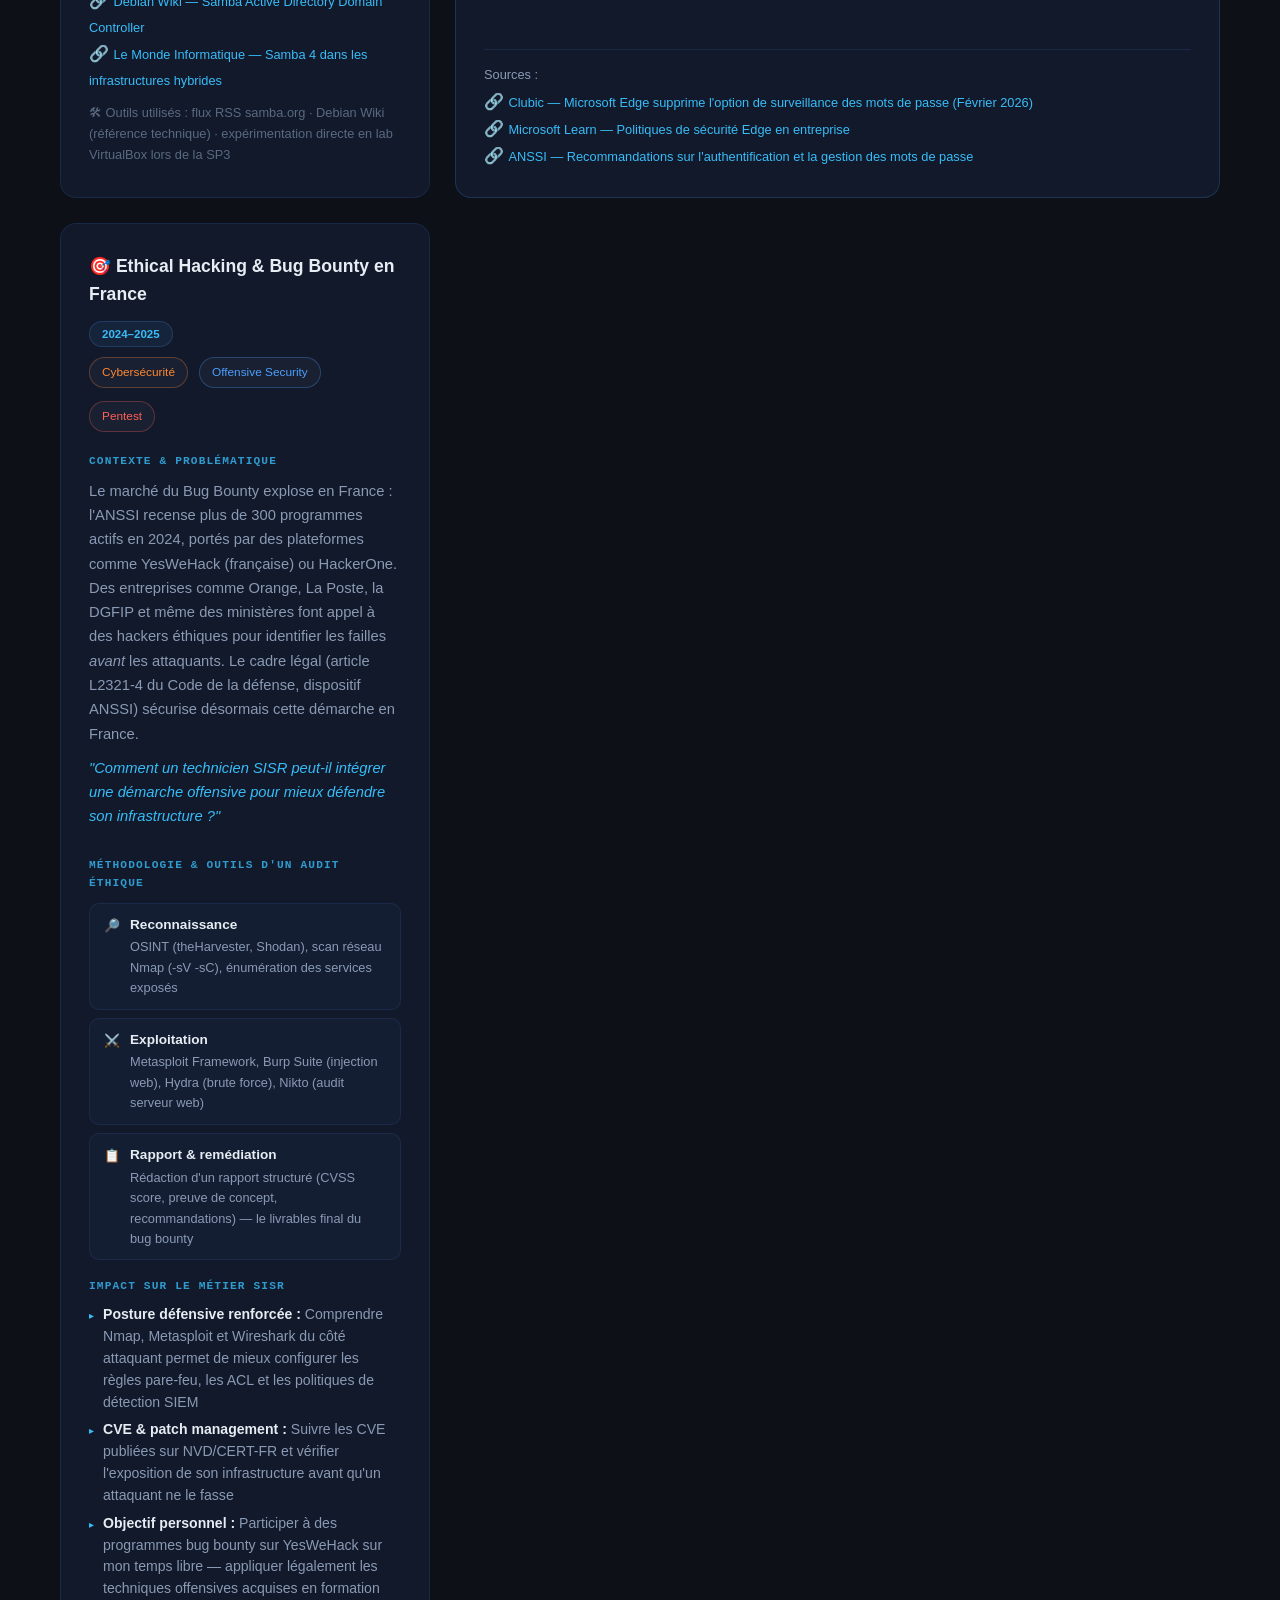
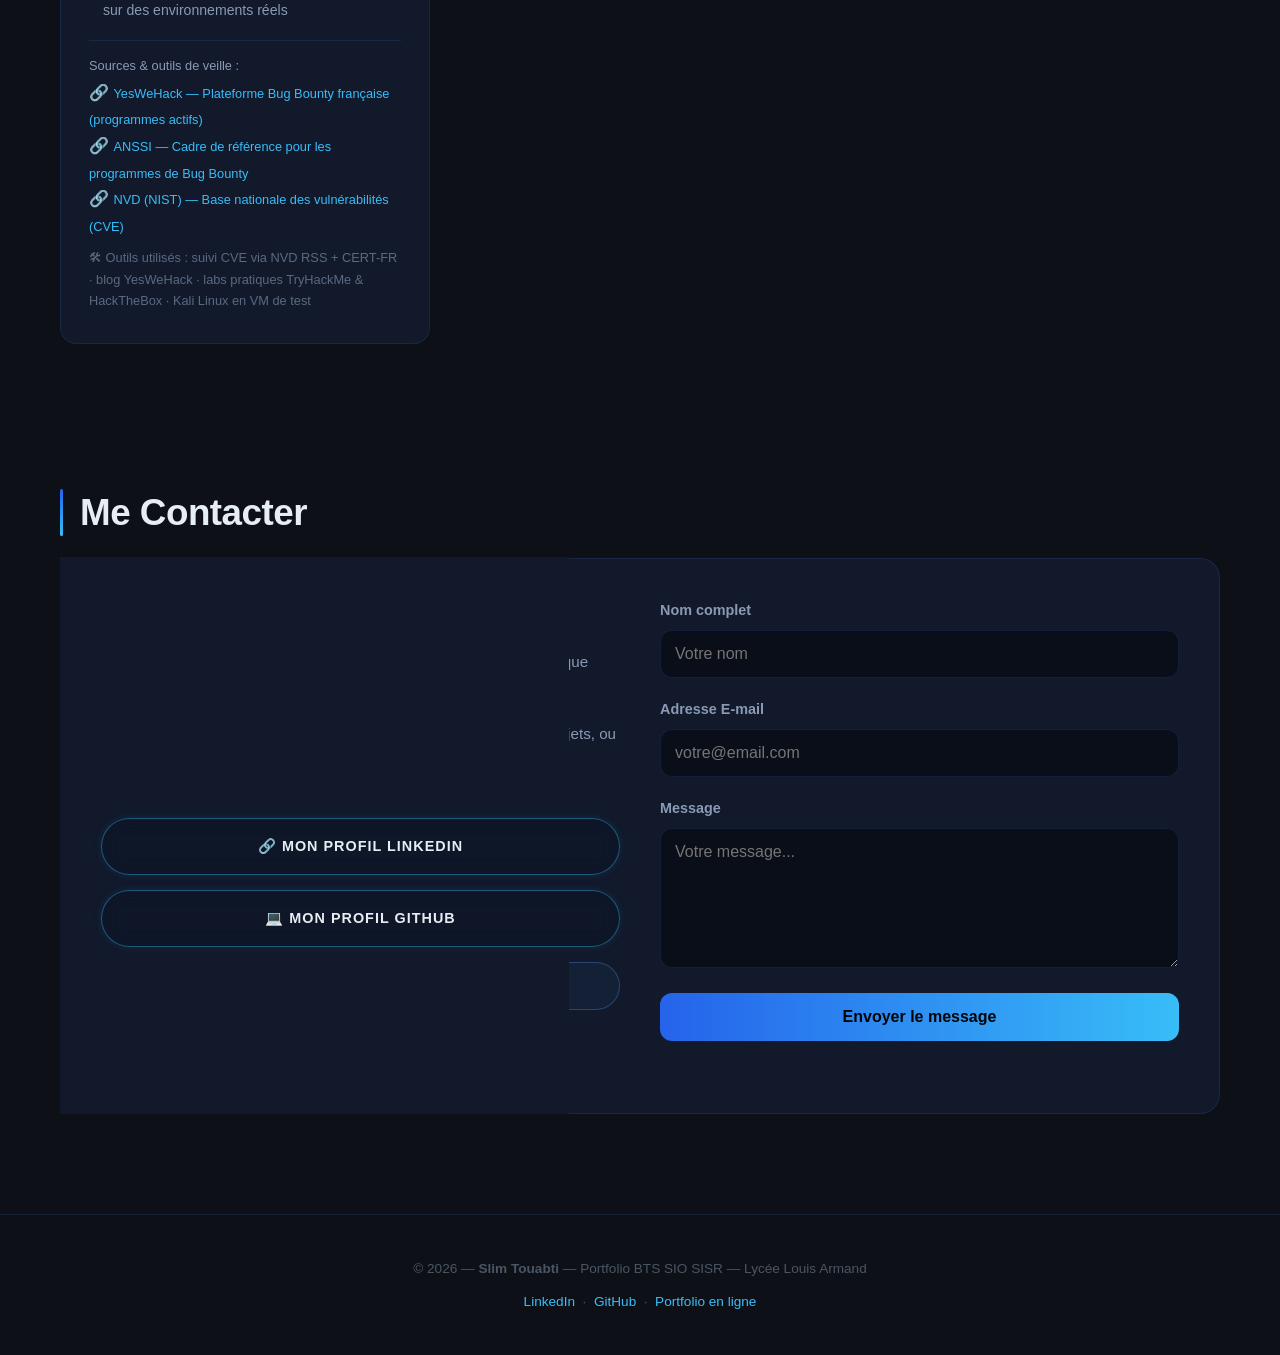
<file: index2.html>
<!DOCTYPE html>
<html lang="fr">
<head>
    <meta charset="UTF-8">
    <meta name="viewport" content="width=device-width, initial-scale=1.0">
    <title>Portfolio — Slim Touabti — BTS SIO SISR</title>
    <meta name="description" content="Portfolio BTS SIO option SISR — Slim Touabti — Administration systèmes, réseaux, cybersécurité et automatisation.">
    <link rel="stylesheet" href="css/style.css">
    <!-- Favicon terminal/shield -->
    <link rel="icon" href="data:image/svg+xml,<svg xmlns='http://www.w3.org/2000/svg' viewBox='0 0 100 100'><text y='.9em' font-size='90'>🛡️</text></svg>">
</head>
<body>

    <!-- BARRE DE PROGRESSION -->
    <div id="scroll-progress"></div>

    <!-- FOND ANIMÉ -->
    <canvas id="bg-canvas"></canvas>
    <div class="bg-overlay"></div>

    <!-- NAVIGATION -->
    <nav>
        <a href="#accueil" class="logo">
            <span class="user">&gt;_ root</span><span class="at">@</span><span class="host">slim.t:~</span><span class="cursor-blink">_</span>
        </a>
        <button class="hamburger" aria-label="Ouvrir le menu" aria-expanded="false">
            <span></span><span></span><span></span>
        </button>
        <ul class="nav-links">
            <li><a href="#about"><span class="nav-icon">👤</span>À Propos</a></li>
            <li><a href="#competences"><span class="nav-icon">⚡</span>Compétences</a></li>
            <li><a href="#projets"><span class="nav-icon">🖥️</span>Projets</a></li>
            <li><a href="#situations"><span class="nav-icon">📋</span>Situations E5</a></li>
            <li><a href="#certifications"><span class="nav-icon">🏆</span>Certifs</a></li>
            <li><a href="#veille"><span class="nav-icon">🔍</span>Veille</a></li>
            <li><a href="#" id="nav-synthese-btn"><span class="nav-icon">📊</span>Synthèse E5</a></li>
            <li><a href="#contact"><span class="nav-icon">📧</span>Contact</a></li>
        </ul>
    </nav>

    <!-- ═══════════════════════════════════════════════════
         HERO
    ════════════════════════════════════════════════════════ -->
    <header id="accueil" class="hero">
        <div>
            <h1>Bonjour, je suis <span>Slim Touabti</span></h1>
            <h2>Technicien Supérieur en Solutions d'Infrastructure, Systèmes et Réseaux</h2>
            <p>Étudiant en BTS SIO option SISR, passionné par la protection des infrastructures et la sécurisation des flux réseaux. Mon objectif : concevoir des architectures résilientes et automatiser la détection de vulnérabilités.</p>
            <div class="hero-btns">
                <a href="#projets" class="btn">🖥️ Voir mes réalisations</a>
                <a href="#situations" class="btn">📋 Épreuve E5</a>
            </div>
        </div>
        <a href="#about" class="scroll-down" title="Découvrir mon profil">↓</a>
    </header>

    <!-- ═══════════════════════════════════════════════════
         À PROPOS
    ════════════════════════════════════════════════════════ -->
    <section id="about" class="section">
        <h2 class="section-title">À Propos de moi</h2>
        <div class="grid-about">
            <div class="about-text">
                <p>Étudiant en BTS SIO option SISR, je me passionne pour la <strong style="color:var(--accent-neon)">protection des infrastructures</strong> et la sécurisation des flux réseaux.</p>
                <p>Mon objectif est de concevoir des architectures résilientes, d'administrer des systèmes critiques et d'automatiser la détection de vulnérabilités pour garantir l'intégrité et la disponibilité des données.</p>
                <p>Mon parcours m'a permis de forger une polyvalence technique sur les environnements <strong style="color:var(--accent-neon)">Microsoft et Linux</strong>. Aujourd'hui, je maîtrise les leviers essentiels de l'administration système, de la gestion réseau et de la cybersécurité, avec une forte capacité à m'adapter aux infrastructures complexes.</p>
                <p>Actuellement en quête de nouveaux défis, je prépare ma <strong style="color:var(--accent-neon)">poursuite d'études</strong> en école supérieure spécialisée en cybersécurité et infrastructures. Mon objectif : décrocher une alternance en administration systèmes, réseaux ou SOC dès la rentrée prochaine.</p>
                <br>
                <a href="assets/cv-Touabti-Slim.pdf" target="_blank" class="btn">📄 Télécharger mon CV</a>
            </div>

            <div class="terminal-window" id="terminal-trigger">
                <div class="terminal-header">
                    <div class="term-dot dot-red"></div>
                    <div class="term-dot dot-yellow"></div>
                    <div class="term-dot dot-green"></div>
                    <div class="term-title">root@slim-sec:~</div>
                </div>
                <div class="terminal-body" id="terminal-content"></div>
            </div>
        </div>
    </section>

    <!-- ═══════════════════════════════════════════════════
         COMPÉTENCES
    ════════════════════════════════════════════════════════ -->
    <section id="competences" class="section">
        <h2 class="section-title">Mes Compétences</h2>
        <!-- Légende des niveaux -->
        <div class="skills-legend">
            <span><span class="legend-dot dot-debutant"></span>Débutant</span>
            <span><span class="legend-dot dot-intermediaire"></span>Intermédiaire</span>
            <span><span class="legend-dot dot-avance"></span>Avancé</span>
            <span><span class="legend-dot dot-expert"></span>Expert</span>
        </div>

        <div class="skills-grid">

            <!-- Réseau & Infrastructure -->
            <div class="skill-card">
                <div class="skill-card-header">
                    <span class="skill-card-icon">🌐</span>
                    <span class="skill-card-title">Réseau & Infrastructure</span>
                </div>

                <div class="skill-row">
                    <div class="skill-row-info">
                        <span class="skill-name">Administration réseau</span>
                        <span class="skill-desc">Configuration et administration de switchs et routeurs managés</span>
                    </div>
                    <span class="skill-level level-avance">Avancé</span>
                </div>

                <div class="skill-row">
                    <div class="skill-row-info">
                        <span class="skill-name">Segmentation & Routage</span>
                        <span class="skill-desc">Mise en place de VLANs, routage inter-VLAN et segmentation réseau</span>
                    </div>
                    <span class="skill-level level-avance">Avancé</span>
                </div>

                <div class="skill-row">
                    <div class="skill-row-info">
                        <span class="skill-name">Protocoles & Services</span>
                        <span class="skill-desc">Configuration DNS et DHCP</span>
                    </div>
                    <span class="skill-level level-avance">Avancé</span>
                </div>

                <div class="skill-row">
                    <div class="skill-row-info">
                        <span class="skill-name">Sécurité Périmétrique</span>
                        <span class="skill-desc">Paramétrage de pare-feu (Stormshield, pfSense) et configuration VPN IPsec</span>
                    </div>
                    <span class="skill-level level-intermediaire">Intermédiaire</span>
                </div>

                <div class="skill-row">
                    <div class="skill-row-info">
                        <span class="skill-name">Téléphonie sur IP</span>
                        <span class="skill-desc">Connaissances en solutions VoIP avec XiVO</span>
                    </div>
                    <span class="skill-level level-debutant">Débutant</span>
                </div>
            </div>

            <!-- Systèmes & Virtualisation -->
            <div class="skill-card">
                <div class="skill-card-header">
                    <span class="skill-card-icon">🖥️</span>
                    <span class="skill-card-title">Systèmes & Virtualisation</span>
                </div>

                <div class="skill-row">
                    <div class="skill-row-info">
                        <span class="skill-name">Environnements Windows</span>
                        <span class="skill-desc">Windows Server 2019/2022, Active Directory, GPO</span>
                    </div>
                    <span class="skill-level level-avance">Avancé</span>
                </div>

                <div class="skill-row">
                    <div class="skill-row-info">
                        <span class="skill-name">Environnements Linux</span>
                        <span class="skill-desc">Administration Debian et Ubuntu</span>
                    </div>
                    <span class="skill-level level-intermediaire">Intermédiaire</span>
                </div>

                <div class="skill-row">
                    <div class="skill-row-info">
                        <span class="skill-name">Virtualisation</span>
                        <span class="skill-desc">Proxmox VE, VMware et VirtualBox</span>
                    </div>
                    <span class="skill-level level-avance">Avancé</span>
                </div>

                <div class="skill-row">
                    <div class="skill-row-info">
                        <span class="skill-name">Gestion des Données</span>
                        <span class="skill-desc">Partages réseau NTFS, quotas, sauvegarde et restauration (Windows Backup)</span>
                    </div>
                    <span class="skill-level level-intermediaire">Intermédiaire</span>
                </div>

                <div class="skill-row">
                    <div class="skill-row-info">
                        <span class="skill-name">Scripts & Langages</span>
                        <span class="skill-desc">Automatisation PowerShell et Bash, notions SQL et HTML</span>
                    </div>
                    <span class="skill-level level-intermediaire">Intermédiaire</span>
                </div>
            </div>

            <!-- Sécurisation & Supervision -->
            <div class="skill-card">
                <div class="skill-card-header">
                    <span class="skill-card-icon">🛡️</span>
                    <span class="skill-card-title">Sécurisation & Supervision</span>
                </div>

                <div class="skill-row">
                    <div class="skill-row-info">
                        <span class="skill-name">Sécurisation des Accès</span>
                        <span class="skill-desc">Gestion droits utilisateurs/groupes, PKI, protocoles LDAPS et HTTPS</span>
                    </div>
                    <span class="skill-level level-intermediaire">Intermédiaire</span>
                </div>

                <div class="skill-row">
                    <div class="skill-row-info">
                        <span class="skill-name">Supervision (Monitoring)</span>
                        <span class="skill-desc">Zabbix, Centreon et Graylog</span>
                    </div>
                    <span class="skill-level level-intermediaire">Intermédiaire</span>
                </div>

                <div class="skill-row">
                    <div class="skill-row-info">
                        <span class="skill-name">Gestion de Parc & Support</span>
                        <span class="skill-desc">Méthodologie ITIL, GLPI, OsTicket, OCS Inventory, TeamViewer</span>
                    </div>
                    <span class="skill-level level-avance">Avancé</span>
                </div>

                <div class="skill-row">
                    <div class="skill-row-info">
                        <span class="skill-name">Protection & Audit</span>
                        <span class="skill-desc">Gestion des vulnérabilités, audits de sécurité, Bitdefender, Milestone</span>
                    </div>
                    <span class="skill-level level-intermediaire">Intermédiaire</span>
                </div>
            </div>

        </div>
    </section>

    <!-- ═══════════════════════════════════════════════════
         PROJETS TECHNIQUES
    ════════════════════════════════════════════════════════ -->
    <section id="projets" class="section">
        <h2 class="section-title">Mes Projets Techniques</h2>
        <p class="section-subtitle">
            Réalisations en formation et en stage. Les projets issus des stages sont mis en avant (<span style="color:var(--color-stage);font-weight:600">couleur dorée</span>) car ils ont été conduits en conditions réelles de production.
        </p>
        <div class="grid-container">

            <div class="card">
                <h3>🎨 Création du Portfolio BTS SIO SISR</h3>
                <p class="context">Réalisation en cours de formation</p>
                <p>Conception et déploiement d'une vitrine professionnelle interactive pour présenter compétences, projets et situations E5 avec design terminal moderne et animations fluides.</p>
                <div>
                    <span class="badge">HTML5 / CSS3</span>
                    <span class="badge">JavaScript</span>
                    <span class="badge">GitHub Pages</span>
                </div>
                <button class="btn btn-view" data-modal="proj-portfolio">Voir le dossier →</button>
            </div>

            <div class="card card-stage">
                <h3>⚙️ Onboarding Automatisé</h3>
                <p class="context stage">⭐ Stage 2ème année — Mairie de Charenton-le-Pont</p>
                <p>Développement et mise en production d'un système d'onboarding progressif automatisé pour les nouveaux agents, via PowerShell, le registre local et Exchange.</p>
                <div>
                    <span class="badge">PowerShell</span>
                    <span class="badge">Exchange</span>
                    <span class="badge">Automatisation</span>
                </div>
                <button class="btn btn-view" data-modal="proj-onboarding">Voir le dossier →</button>
            </div>

            <div class="card">
                <h3>🐧 Interopérabilité Samba 4</h3>
                <p class="context">Réalisation en cours de formation</p>
                <p>Configuration d'un contrôleur de domaine Active Directory sous Linux via Samba 4 pour gérer un parc hétérogène (Windows + Linux).</p>
                <div>
                    <span class="badge">Linux</span>
                    <span class="badge">Samba 4</span>
                    <span class="badge">Active Directory</span>
                </div>
                <button class="btn btn-view" data-modal="proj-samba">Voir le dossier →</button>
            </div>

            <div class="card">
                <h3>🔥 Sécurisation Stormshield</h3>
                <p class="context">Réalisation en cours de formation</p>
                <p>Mise en œuvre de politiques de filtrage (Firewall), translation d'adresses (NAT) et filtrage URL pour sécuriser le périmètre réseau d'une infrastructure.</p>
                <div>
                    <span class="badge">Stormshield</span>
                    <span class="badge">NAT</span>
                    <span class="badge">Filtrage URL</span>
                    <span class="badge">Cybersécurité</span>
                </div>
                <button class="btn btn-view" data-modal="proj-stormshield">Voir le dossier →</button>
            </div>


            <div class="card">
                <h3>🖥️ Infrastructure Virtualisée</h3>
                <p class="context">Réalisation en cours de formation</p>
                <p>Création et gestion de machines virtuelles (VM) sous VMware et VirtualBox pour optimiser les ressources matérielles et simuler des environnements de production.</p>
                <div>
                    <span class="badge">VMware</span>
                    <span class="badge">VirtualBox</span>
                    <span class="badge">Virtualisation</span>
                </div>
                <button class="btn btn-view" data-modal="proj-virtualisation">Voir le dossier →</button>
            </div>

            <div class="card card-stage">
                <h3>🎫 Support ITSM & Gestion de Parc</h3>
                <p class="context stage">⭐ Stage 1ère année — HTNS</p>
                <p>Prise en charge des demandes via GLPI, diagnostic à distance, gestion des droits AD, déploiement GPO imprimantes et inventaire complet du parc via OCS Inventory.</p>
                <div>
                    <span class="badge">GLPI</span>
                    <span class="badge">OCS Inventory</span>
                    <span class="badge">Support N1/N2</span>
                </div>
                <button class="btn btn-view" data-modal="proj-itsm">Voir le dossier →</button>
            </div>

        </div>
    </section>

    <!-- ═══════════════════════════════════════════════════
         SITUATIONS PROFESSIONNELLES — E5
    ════════════════════════════════════════════════════════ -->
    <section id="situations" class="section">
        <h2 class="section-title">Situations Professionnelles — Épreuve E5</h2>
        <div class="sp-intro">
            <p>
                L'épreuve E5 du BTS SIO SISR évalue la maîtrise des compétences du référentiel à travers des
                <strong>situations professionnelles réelles</strong>, documentées lors des stages et des travaux pratiques.
                Cliquez sur chaque carte pour accéder à la fiche complète : contexte, mission, actions, technologies et compétences couvertes.
            </p>
            <p style="margin-top:10px">
                <span style="color:var(--color-stage);font-weight:600">■ Doré = Stage en entreprise</span>
                &nbsp;·&nbsp;
                <span style="color:var(--accent-neon);font-weight:600">■ Bleu = Formation (Lycée Louis Armand)</span>
            </p>
        </div>

        <div class="sp-grid">

            <div class="sp-card">
                <div class="sp-header">
                    <span class="sp-number">SP1</span>
                    <span class="sp-badge sp-badge-formation">Formation</span>
                </div>
                <h3>Création du Portfolio BTS SIO SISR</h3>
                <div class="sp-lieu">Lycée Louis Armand</div>
                <div class="sp-comp-list">
                    <span class="comp-badge comp-b1">B1.3</span>
                    <span class="comp-badge comp-b1">B1.6</span>
                    <span class="comp-badge comp-b2">B2.1</span>
                </div>
                <button class="btn btn-sp" data-modal="proj-portfolio">Voir la fiche SP →</button>
            </div>

            <div class="sp-card sp-card-stage">
                <div class="sp-header">
                    <span class="sp-number">SP2</span>
                    <span class="sp-badge sp-badge-stage">Stage 2A</span>
                </div>
                <h3>Onboarding Automatisé PowerShell</h3>
                <div class="sp-lieu">Mairie de Charenton-le-Pont · Direction du Numérique</div>
                <div class="sp-comp-list">
                    <span class="comp-badge comp-b1">B1.2</span>
                    <span class="comp-badge comp-b1">B1.4</span>
                    <span class="comp-badge comp-b2">B2.2</span>
                    <span class="comp-badge comp-b2">B2.4</span>
                </div>
                <div style="display:flex;gap:8px">
                    <button class="btn btn-sp" data-modal="proj-onboarding">Voir la fiche SP →</button>
                    <button class="btn btn-sp btn-presentation" id="open-presentation-onboarding">🎯 Présentation</button>
                </div>
            </div>

            <div class="sp-card">
                <div class="sp-header">
                    <span class="sp-number">SP3</span>
                    <span class="sp-badge sp-badge-formation">Formation</span>
                </div>
                <h3>Interopérabilité Samba 4</h3>
                <div class="sp-lieu">Lycée Louis Armand</div>
                <div class="sp-comp-list">
                    <span class="comp-badge comp-b2">B2.3</span>
                    <span class="comp-badge comp-b2">B2.4</span>
                    <span class="comp-badge comp-b2">B2.6</span>
                </div>
                <a href="fiche-sp-samba4.html" target="_blank" class="btn btn-sp">Voir la fiche SP →</a>
            </div>

            <div class="sp-card">
                <div class="sp-header">
                    <span class="sp-number">SP4</span>
                    <span class="sp-badge sp-badge-formation">Formation</span>
                </div>
                <h3>Sécurisation Stormshield</h3>
                <div class="sp-lieu">Lycée Louis Armand</div>
                <div class="sp-comp-list">
                    <span class="comp-badge comp-b2">B2.3</span>
                    <span class="comp-badge comp-b2">B2.6</span>
                    <span class="comp-badge comp-b2">B2.7</span>
                </div>
                <button class="btn btn-sp" data-modal="proj-stormshield">Voir la fiche SP →</button>
            </div>

            <div class="sp-card">
                <div class="sp-header">
                    <span class="sp-number">SP5</span>
                    <span class="sp-badge sp-badge-formation">Formation</span>
                </div>
                <h3>Infrastructure Virtualisée</h3>
                <div class="sp-lieu">Lycée Louis Armand</div>
                <div class="sp-comp-list">
                    <span class="comp-badge comp-b2">B2.3</span>
                    <span class="comp-badge comp-b2">B2.4</span>
                </div>
                <button class="btn btn-sp" data-modal="proj-virtualisation">Voir la fiche SP →</button>
            </div>

            <div class="sp-card sp-card-stage">
                <div class="sp-header">
                    <span class="sp-number">SP6</span>
                    <span class="sp-badge sp-badge-stage">Stage 1A</span>
                </div>
                <h3>Support ITSM &amp; Gestion de Parc</h3>
                <div class="sp-lieu">HTNS — High Technology Network &amp; Security</div>
                <div class="sp-comp-list">
                    <span class="comp-badge comp-b1">B1.1</span>
                    <span class="comp-badge comp-b1">B1.2</span>
                    <span class="comp-badge comp-b2">B2.1</span>
                </div>
                <button class="btn btn-sp" data-modal="proj-itsm">Voir la fiche SP →</button>
            </div>

        </div>

        <!-- TABLEAU DE SYNTHÈSE — BOUTON PDF -->
        <div class="synthese-pdf-block">
            <p class="synthese-pdf-desc">
                Retrouvez la vue complète des réalisations professionnelles et des compétences BTS SIO SISR couvertes dans le document officiel SESSION 2026.
            </p>
            <button class="btn btn-synthese-pdf" id="open-synthese-pdf">
                <span class="btn-synthese-icon">📊</span>
                Tableau de Synthèse
            </button>
        </div>

        <!-- MODALE PDF TABLEAU DE SYNTHÈSE -->
        <div id="pdf-modal-overlay" class="pdf-modal-overlay" role="dialog" aria-modal="true" aria-label="Tableau de synthèse PDF">
            <div class="pdf-modal-box">
                <div class="pdf-modal-header">
                    <span class="pdf-modal-title">📊 Tableau de Synthèse — BTS SIO SESSION 2026</span>
                    <div class="pdf-modal-actions">
                        <a href="assets/Tableau de synthèse Épreuve E5.pdf" download class="btn pdf-dl-btn">⬇ Télécharger</a>
                        <button id="close-synthese-pdf" class="pdf-modal-close" aria-label="Fermer">✕</button>
                    </div>
                </div>
                <iframe
                    id="pdf-frame"
                    class="pdf-frame"
                    title="Tableau de Synthèse BTS SIO 2026"
                ></iframe>
            </div>
        </div>
    </section>

    <!-- ═══════════════════════════════════════════════════
         CERTIFICATIONS
    ════════════════════════════════════════════════════════ -->
    <section id="certifications" class="section">
        <h2 class="section-title">Certifications IT</h2>
        <div class="cert-grid">

            <div class="cert-card">
                <div class="cert-icon">🛡️</div>
                <h3>Cisco — Introduction à la Cybersécurité</h3>
                <p>Compétences fondamentales en sécurité des réseaux, protection des données et identification des cybermenaces.</p>
                <span class="cert-status-ok">✅ Obtenue</span>
                <a href="assets/Certificat-Certif-Intro-Cyber.pdf" target="_blank" class="modal-pdf-link" style="margin-top:14px">📄 Voir le certificat</a>
            </div>

            <div class="cert-card">
                <div class="cert-icon">🎯</div>
                <h3>Cisco — Ethical Hacker</h3>
                <p>Sécurité offensive : identifier les vulnérabilités et cybermenaces avant les cybercriminels. Techniques de pentest et d'audit.</p>
                <span class="cert-status-wip">⏳ En cours d'obtention</span>
            </div>


            <div class="cert-card">
                <div class="cert-icon">🐛</div>
                <h3>Bug Bounty — Programmes de récompenses</h3>
                <p>Participation à des programmes de bug bounty sur mon temps libre. L'idée : mettre en pratique les compétences offensives acquises en formation sur des environnements réels, légalement, en recherchant des vulnérabilités pour le compte d'organisations qui les récompensent.</p>
                <span class="cert-status-target">🎯 Objectif personnel</span>
            </div>

        </div>
    </section>

    <!-- ═══════════════════════════════════════════════════
         VEILLE TECHNOLOGIQUE
    ════════════════════════════════════════════════════════ -->
    <section id="veille" class="section">
        <h2 class="section-title">Veille Technologique (2026)</h2>
        <p class="section-subtitle">
            Thème principal : <strong style="color:var(--text-primary)">Sécurisation et automatisation des infrastructures systèmes et réseaux face aux menaces émergentes.</strong>
        </p>

        <!-- INTRO VEILLE -->
        <div class="veille-intro">
            <p class="veille-def">
                La <strong>veille technologique</strong> consiste à surveiller les évolutions techniques, les nouvelles solutions et les tendances du secteur IT, afin d'orienter les choix d'infrastructure et d'anticiper les menaces émergentes.
            </p>
            <div class="veille-etapes">
                <div class="veille-etape veille-etape-1">
                    <span class="veille-etape-num">1</span>
                    <span>Déterminer<br>les objectifs</span>
                </div>
                <div class="veille-etape-arrow">→</div>
                <div class="veille-etape veille-etape-2">
                    <span class="veille-etape-num">2</span>
                    <span>Collecter<br>les informations</span>
                </div>
                <div class="veille-etape-arrow">→</div>
                <div class="veille-etape veille-etape-3">
                    <span class="veille-etape-num">3</span>
                    <span>Traiter<br>les informations</span>
                </div>
                <div class="veille-etape-arrow">→</div>
                <div class="veille-etape veille-etape-4">
                    <span class="veille-etape-num">4</span>
                    <span>Partager<br>les résultats</span>
                </div>
            </div>
        </div>

        <!-- Filtres -->
        <div class="veille-filter">
            <button class="veille-filter-btn active" data-filter="all">Tout afficher</button>
            <button class="veille-filter-btn" data-filter="cybersecurite">Cybersécurité</button>

            <button class="veille-filter-btn" data-filter="systeme">Système libre</button>
        </div>

        <div class="grid-container">

            <div class="veille-card veille-card-featured" data-category="cybersecurite">
                <div class="veille-card-top">
                    <h3>🔐 Le Modèle Zero Trust (ZTA)</h3>
                    <span class="veille-periode">Veille 2024–2025</span>
                </div>
                <div style="margin-bottom:14px;display:flex;flex-wrap:wrap;gap:6px">
                    <span class="badge" style="color:#4d9fff;border-color:rgba(77,159,255,0.3)">Cybersécurité</span>
                    <span class="badge" style="color:#ff8833;border-color:rgba(255,136,51,0.3)">Administration Réseau</span>
                    <span class="badge" style="color:#a855f7;border-color:rgba(168,85,247,0.3)">Identité & Accès</span>
                </div>

                <div class="veille-section">
                    <div class="veille-section-title">Problématique</div>
                    <p>Le VPN traditionnel accorde un accès complet au réseau une fois connecté — si un compte est compromis, l'attaquant peut se déplacer librement sur l'ensemble du SI.</p>
                    <p style="margin-top:8px"><em style="color:var(--accent-neon)">"Comment remplacer le VPN pour offrir un accès distant sécurisé sans exposer l'ensemble du réseau interne ?"</em></p>
                </div>

                <div class="veille-section">
                    <div class="veille-section-title">VPN vs ZTNA — Le changement de paradigme</div>
                    <div class="veille-pillars">
                        <div class="veille-pillar">
                            <span class="veille-pillar-icon">❌</span>
                            <div>
                                <strong>VPN traditionnel</strong>
                                <span>Tunnel vers tout le réseau — un seul compte compromis = accès total</span>
                            </div>
                        </div>
                        <div class="veille-pillar">
                            <span class="veille-pillar-icon">✅</span>
                            <div>
                                <strong>ZTNA (Zero Trust Network Access)</strong>
                                <span>Accès uniquement à l'application autorisée, après vérification continue de l'identité et de l'état du poste</span>
                            </div>
                        </div>
                        <div class="veille-pillar">
                            <span class="veille-pillar-icon">🛡️</span>
                            <div>
                                <strong>Conformité posturale</strong>
                                <span>Accès refusé si l'antivirus est désactivé, le poste non patché ou la localisation anormale</span>
                            </div>
                        </div>
                    </div>
                </div>

                <div class="veille-section">
                    <div class="veille-section-title">Impact sur le métier SISR</div>
                    <ul class="veille-impacts">
                        <li><strong>Migration :</strong> Remplacement progressif des VPN IPsec/SSL par des solutions ZTNA (Stormshield, Zscaler, Cloudflare Access)</li>
                        <li><strong>Identité centrale :</strong> Le ZTNA s'appuie sur l'AD / Entra ID pour valider chaque connexion — compétence clé SISR</li>
                        <li><strong>Micro-segmentation :</strong> Chaque utilisateur n'accède qu'aux ressources strictement nécessaires à son rôle</li>
                        <li><strong>2025 :</strong> L'IA analyse les comportements en temps réel — une connexion inhabituelle déclenche une ré-authentification automatique</li>
                    </ul>
                </div>

                <div class="veille-sources">
                    <p>Sources :</p>
                    <ul style="list-style:none">
                        <li>🔗 <a href="https://www.ssi.gouv.fr/guide/le-modele-zero-trust/" target="_blank" rel="noopener">ANSSI — Recommandations Zero Trust (Référence institutionnelle FR)</a></li>
                        <li>🔗 <a href="https://csrc.nist.gov/publications/detail/sp/800-207/final" target="_blank" rel="noopener">NIST SP 800-207 — Zero Trust Architecture (Référence mondiale)</a></li>
                        <li>🔗 <a href="https://www.stormshield.com/fr/nos-produits/ztna/" target="_blank" rel="noopener">Stormshield — ZTNA (Solution souveraine française)</a></li>
                    </ul>
                </div>
            </div>

            <div class="veille-card" data-category="cybersecurite">
                <div class="veille-card-top">
                    <h3>🎣 Spear Phishing : les attaques ciblées explosent</h3>
                    <span class="veille-periode">2025</span>
                </div>
                <div style="margin-bottom:14px;display:flex;flex-wrap:wrap;gap:6px">
                    <span class="badge" style="color:#ff8833;border-color:rgba(255,136,51,0.3)">Cybersécurité</span>
                    <span class="badge" style="color:#ff5f56;border-color:rgba(255,95,86,0.3)">Ingénierie Sociale</span>
                    <span class="badge" style="color:#a855f7;border-color:rgba(168,85,247,0.3)">Sensibilisation</span>
                </div>

                <div class="veille-section">
                    <div class="veille-section-title">Contexte & Problématique</div>
                    <p>Le spear phishing (hameçonnage ciblé) a progressé de <strong>40% en 2024</strong>. Contrairement au phishing de masse envoyé aléatoirement, les attaquants réalisent en amont un travail de renseignement (OSINT) sur LinkedIn, les sites d'entreprise et les réseaux sociaux pour construire des messages ultra-personnalisés — prénom, poste occupé, projet en cours, nom du manager. Le taux de succès est sans comparaison avec le phishing classique.</p>
                    <p style="margin-top:8px"><em style="color:var(--accent-neon)">"Comment un administrateur SISR peut-il se prémunir contre une attaque qui exploite des informations légitimes ?"</em></p>
                </div>

                <div class="veille-section">
                    <div class="veille-section-title">Mécanisme d'attaque</div>
                    <div class="veille-pillars">
                        <div class="veille-pillar">
                            <span class="veille-pillar-icon">🔍</span>
                            <div>
                                <strong>Phase 1 — Reconnaissance OSINT</strong>
                                <span>Collecte de données sur LinkedIn, WHOIS, site corporate, organigramme public, signatures de mail trouvées en ligne</span>
                            </div>
                        </div>
                        <div class="veille-pillar">
                            <span class="veille-pillar-icon">✉️</span>
                            <div>
                                <strong>Phase 2 — Usurpation ciblée</strong>
                                <span>Mail frauduleux imitant un dirigeant, un fournisseur ou un collègue — pièce jointe malveillante ou lien vers page de phishing clonée</span>
                            </div>
                        </div>
                        <div class="veille-pillar">
                            <span class="veille-pillar-icon">💀</span>
                            <div>
                                <strong>Phase 3 — Compromission</strong>
                                <span>Vol de credentials, dépôt de malware/ransomware, ou virement frauduleux (BEC — Business Email Compromise)</span>
                            </div>
                        </div>
                    </div>
                </div>

                <div class="veille-section">
                    <div class="veille-section-title">Réponses techniques SISR</div>
                    <ul class="veille-impacts">
                        <li><strong>Filtrage SMTP :</strong> Déployer SPF, DKIM et DMARC sur le domaine mail — empêche l'usurpation d'expéditeur et rejette les mails non authentifiés</li>
                        <li><strong>Anti-phishing Exchange/M365 :</strong> Activer les politiques ATP (Advanced Threat Protection) — analyse des liens et pièces jointes en sandbox avant distribution</li>
                        <li><strong>MFA obligatoire :</strong> Même avec des credentials volés, un MFA bien configuré (Authenticator, clé FIDO2) bloque la connexion non autorisée</li>
                        <li><strong>Supervision SIEM :</strong> Corrélation des connexions inhabituelles (pays inconnu, heure anormale, device inconnu) pour détecter une compromission post-phishing</li>
                        <li><strong>Sensibilisation :</strong> Campagnes de phishing simulé (GoPhish) pour entraîner les utilisateurs — premier rempart contre l'ingénierie sociale</li>
                    </ul>
                </div>

                <div class="veille-sources">
                    <p>Sources & outils de veille :</p>
                    <ul style="list-style:none">
                        <li>🔗 <a href="https://www.lemondeinformatique.fr" target="_blank" rel="noopener">Le Monde Informatique — Spear phishing : les attaques ciblées explosent (2025)</a></li>
                        <li>🔗 <a href="https://www.cert.ssi.gouv.fr/actualite/CERTFR-2024-ACT-001/" target="_blank" rel="noopener">CERT-FR — Hameçonnage et ingénierie sociale : tendances 2024</a></li>
                        <li>🔗 <a href="https://www.ssi.gouv.fr/guide/la-cybersecurite-pour-les-tpe-pme-en-12-questions/" target="_blank" rel="noopener">ANSSI — Cybersécurité pour les PME : sensibilisation au phishing</a></li>
                    </ul>
                    <p style="margin-top:8px;font-size:0.8rem;color:var(--text-muted)">🛠 Outils utilisés : abonnement aux alertes CERT-FR par e-mail · flux RSS Le Monde Informatique via Feedly · Google Alerts "spear phishing 2025"</p>
                </div>
            </div>

            <div class="veille-card" data-category="systeme">
                <div class="veille-card-top">
                    <h3>🐧 Samba 4 : contrôleur de domaine AD sous Linux</h3>
                    <span class="veille-periode">2024–2025</span>
                </div>
                <div style="margin-bottom:14px;display:flex;flex-wrap:wrap;gap:6px">
                    <span class="badge" style="color:#fbbc04;border-color:rgba(251,188,4,0.3)">Système libre</span>
                    <span class="badge" style="color:#39ff14;border-color:rgba(57,255,20,0.3)">Interopérabilité</span>
                    <span class="badge" style="color:#4d9fff;border-color:rgba(77,159,255,0.3)">Active Directory</span>
                </div>

                <div class="veille-section">
                    <div class="veille-section-title">Contexte & Problématique</div>
                    <p>Les licences Windows Server représentent un poste de coût majeur pour les PME et collectivités. Samba 4, en mode <strong>Active Directory Domain Controller</strong>, permet de remplacer un contrôleur de domaine Microsoft par un serveur Linux Debian — à coût quasi nul. Le contexte post-rachat de VMware par Broadcom a accéléré cette réflexion : les DSI cherchent à réduire leur dépendance aux éditeurs propriétaires.</p>
                    <p style="margin-top:8px"><em style="color:var(--accent-neon)">"Est-il possible de gérer un domaine Windows complet depuis Linux, sans licence Microsoft Server ?"</em></p>
                </div>

                <div class="veille-section">
                    <div class="veille-section-title">Ce que permet Samba 4 concrètement</div>
                    <div class="veille-pillars">
                        <div class="veille-pillar">
                            <span class="veille-pillar-icon">🏠</span>
                            <div>
                                <strong>Contrôleur de domaine complet</strong>
                                <span>Gestion des comptes AD, groupes, GPO, authentification Kerberos 5, DNS intégré — identique à Windows Server, manageable depuis RSAT</span>
                            </div>
                        </div>
                        <div class="veille-pillar">
                            <span class="veille-pillar-icon">🔗</span>
                            <div>
                                <strong>Interopérabilité totale</strong>
                                <span>Jonction de postes Windows 10/11 au domaine Samba, authentification SSO, partages SMB — aucune différence visible pour l'utilisateur final</span>
                            </div>
                        </div>
                        <div class="veille-pillar">
                            <span class="veille-pillar-icon">💰</span>
                            <div>
                                <strong>Réduction des coûts</strong>
                                <span>Remplacement d'un Windows Server Standard (~500€/an) par un Debian + Samba 4 à coût licences = 0€ — stratégique pour les collectivités à budget contraint</span>
                            </div>
                        </div>
                    </div>
                </div>

                <div class="veille-section">
                    <div class="veille-section-title">Impact sur le métier SISR</div>
                    <ul class="veille-impacts">
                        <li><strong>Déploiement :</strong> Provisioning via <code>samba-tool domain provision</code> sur Debian — configuration Kerberos, DNS backend (BIND9 ou interne), Winbind pour la résolution SID</li>
                        <li><strong>Administration hybride :</strong> Les outils RSAT Windows fonctionnent nativement sur le domaine Samba — l'admin garde son interface habituelle</li>
                        <li><strong>Limites à connaître :</strong> Pas de support natif des niveaux fonctionnels 2019 — prévoir Samba 4.17+ pour la compatibilité maximale avec les derniers clients Windows</li>
                        <li><strong>Cas d'usage réel :</strong> Cette veille m'a directement servi lors de la SP3 — déploiement Samba 4 en DC pour un parc hétérogène Windows + Linux en formation</li>
                    </ul>
                </div>

                <div class="veille-sources">
                    <p>Sources & outils de veille :</p>
                    <ul style="list-style:none">
                        <li>🔗 <a href="https://www.samba.org/samba/latest_news.html" target="_blank" rel="noopener">Samba.org — Changelog et notes de version officielles</a></li>
                        <li>🔗 <a href="https://wiki.debian.org/SambaActiveDirectory" target="_blank" rel="noopener">Debian Wiki — Samba Active Directory Domain Controller</a></li>
                        <li>🔗 <a href="https://www.lemondeinformatique.fr/actualites/lire-pourquoi-samba-4-s-impose-dans-les-infrastructures-hybrides-93701.html" target="_blank" rel="noopener">Le Monde Informatique — Samba 4 dans les infrastructures hybrides</a></li>
                    </ul>
                    <p style="margin-top:8px;font-size:0.8rem;color:var(--text-muted)">🛠 Outils utilisés : flux RSS samba.org · Debian Wiki (référence technique) · expérimentation directe en lab VirtualBox lors de la SP3</p>
                </div>
            </div>

            <div class="veille-card veille-card-featured" data-category="cybersecurite">
                <div class="veille-card-top">
                    <h3>🔐 Microsoft Edge supprime "Monitor Passwords"</h3>
                    <span class="veille-periode">Février 2026</span>
                </div>
                <div style="margin-bottom:12px;display:flex;flex-wrap:wrap;gap:6px">
                    <span class="badge" style="color:#ff8833;border-color:rgba(255,136,51,0.3)">Cybersécurité</span>
                    <span class="badge" style="color:#4d9fff;border-color:rgba(77,159,255,0.3)">Gestion des identités</span>
                    <span class="badge" style="color:#39ff14;border-color:rgba(57,255,20,0.3)">Politiques de sécurité</span>
                </div>

                <div class="veille-section">
                    <div class="veille-section-title">Problématique</div>
                    <p>Microsoft annonce la suppression progressive de la fonctionnalité <strong>"Monitor Passwords"</strong> dans Edge, qui alertait automatiquement les utilisateurs si leurs identifiants apparaissaient dans une fuite de données connue. Retrait effectif à partir de <strong>mars 2026</strong>. Microsoft oriente ses utilisateurs vers <strong>Microsoft Defender</strong> comme alternative — un outil non disponible dans toutes les éditions et encore peu déployé en entreprise.</p>
                    <p style="margin-top:8px"><em style="color:var(--accent-neon)">"Quand un éditeur retire une protection native, qui prend le relais pour surveiller la compromission des comptes en entreprise ?"</em></p>
                </div>

                <div class="veille-section">
                    <div class="veille-section-title">Ce que ça change concrètement</div>
                    <div class="veille-pillars">
                        <div class="veille-pillar">
                            <span class="veille-pillar-icon">❌</span>
                            <div>
                                <strong>Fonctionnalité retirée</strong>
                                <span>Surveillance automatique des mots de passe compromis dans les fuites connues (HaveIBeenPwned, bases Microsoft)</span>
                            </div>
                        </div>
                        <div class="veille-pillar">
                            <span class="veille-pillar-icon">⚠️</span>
                            <div>
                                <strong>Risque utilisateur final</strong>
                                <span>Les utilisateurs non formés ne vérifieront plus leurs credentials — les comptes compromis resteront actifs plus longtemps</span>
                            </div>
                        </div>
                        <div class="veille-pillar">
                            <span class="veille-pillar-icon">🏢</span>
                            <div>
                                <strong>Impact en entreprise</strong>
                                <span>Un compte AD dont le mot de passe est dans une base leak peut être réutilisé pour des attaques par credential stuffing sur le VPN ou l'Entra ID</span>
                            </div>
                        </div>
                    </div>
                </div>

                <div class="veille-section">
                    <div class="veille-section-title">Impact sur le métier SISR & réponses techniques</div>
                    <ul class="veille-impacts">
                        <li><strong>Politique de mots de passe AD :</strong> Renforcer les GPO — longueur minimale 14 caractères, blocage des mots de passe courants via Password Filter ou Azure AD Password Protection</li>
                        <li><strong>Gestionnaires de mots de passe :</strong> Déployer une solution centralisée (Bitwarden Teams, KeePass avec partage sécurisé) pour remplacer la surveillance native supprimée</li>
                        <li><strong>Vérification des fuites :</strong> Intégrer HaveIBeenPwned dans les processus d'audit périodique ou via l'API dans un script PowerShell de contrôle des comptes AD</li>
                        <li><strong>MFA obligatoire :</strong> Même si un mot de passe est compromis, le MFA sur Exchange/M365/VPN constitue le dernier rempart — sa généralisation devient non négociable</li>
                    </ul>
                </div>

                <div class="veille-sources">
                    <p>Sources :</p>
                    <ul style="list-style:none">
                        <li>🔗 <a href="https://www.clubic.com" target="_blank" rel="noopener">Clubic — Microsoft Edge supprime l'option de surveillance des mots de passe (Février 2026)</a></li>
                        <li>🔗 <a href="https://learn.microsoft.com/fr-fr/deployedge/microsoft-edge-policies" target="_blank" rel="noopener">Microsoft Learn — Politiques de sécurité Edge en entreprise</a></li>
                        <li>🔗 <a href="https://www.ssi.gouv.fr/guide/recommandations-relatives-a-lauthentification-multifacteur-et-aux-mots-de-passe/" target="_blank" rel="noopener">ANSSI — Recommandations sur l'authentification et la gestion des mots de passe</a></li>
                    </ul>
                </div>
            </div>

            <div class="veille-card" data-category="cybersecurite">
                <div class="veille-card-top">
                    <h3>🎯 Ethical Hacking & Bug Bounty en France</h3>
                    <span class="veille-periode">2024–2025</span>
                </div>
                <div style="margin-bottom:14px;display:flex;flex-wrap:wrap;gap:6px">
                    <span class="badge" style="color:#ff8833;border-color:rgba(255,136,51,0.3)">Cybersécurité</span>
                    <span class="badge" style="color:#4d9fff;border-color:rgba(77,159,255,0.3)">Offensive Security</span>
                    <span class="badge" style="color:#ff5f56;border-color:rgba(255,95,86,0.3)">Pentest</span>
                </div>

                <div class="veille-section">
                    <div class="veille-section-title">Contexte & Problématique</div>
                    <p>Le marché du Bug Bounty explose en France : l'ANSSI recense plus de 300 programmes actifs en 2024, portés par des plateformes comme YesWeHack (française) ou HackerOne. Des entreprises comme Orange, La Poste, la DGFIP et même des ministères font appel à des hackers éthiques pour identifier les failles <em>avant</em> les attaquants. Le cadre légal (article L2321-4 du Code de la défense, dispositif ANSSI) sécurise désormais cette démarche en France.</p>
                    <p style="margin-top:8px"><em style="color:var(--accent-neon)">"Comment un technicien SISR peut-il intégrer une démarche offensive pour mieux défendre son infrastructure ?"</em></p>
                </div>

                <div class="veille-section">
                    <div class="veille-section-title">Méthodologie & outils d'un audit éthique</div>
                    <div class="veille-pillars">
                        <div class="veille-pillar">
                            <span class="veille-pillar-icon">🔎</span>
                            <div>
                                <strong>Reconnaissance</strong>
                                <span>OSINT (theHarvester, Shodan), scan réseau Nmap (-sV -sC), énumération des services exposés</span>
                            </div>
                        </div>
                        <div class="veille-pillar">
                            <span class="veille-pillar-icon">⚔️</span>
                            <div>
                                <strong>Exploitation</strong>
                                <span>Metasploit Framework, Burp Suite (injection web), Hydra (brute force), Nikto (audit serveur web)</span>
                            </div>
                        </div>
                        <div class="veille-pillar">
                            <span class="veille-pillar-icon">📋</span>
                            <div>
                                <strong>Rapport & remédiation</strong>
                                <span>Rédaction d'un rapport structuré (CVSS score, preuve de concept, recommandations) — le livrables final du bug bounty</span>
                            </div>
                        </div>
                    </div>
                </div>

                <div class="veille-section">
                    <div class="veille-section-title">Impact sur le métier SISR</div>
                    <ul class="veille-impacts">
                        <li><strong>Posture défensive renforcée :</strong> Comprendre Nmap, Metasploit et Wireshark du côté attaquant permet de mieux configurer les règles pare-feu, les ACL et les politiques de détection SIEM</li>
                        <li><strong>CVE & patch management :</strong> Suivre les CVE publiées sur NVD/CERT-FR et vérifier l'exposition de son infrastructure avant qu'un attaquant ne le fasse</li>
                        <li><strong>Objectif personnel :</strong> Participer à des programmes bug bounty sur YesWeHack sur mon temps libre — appliquer légalement les techniques offensives acquises en formation sur des environnements réels</li>
                    </ul>
                </div>

                <div class="veille-sources">
                    <p>Sources & outils de veille :</p>
                    <ul style="list-style:none">
                        <li>🔗 <a href="https://www.yeswehack.com/" target="_blank" rel="noopener">YesWeHack — Plateforme Bug Bounty française (programmes actifs)</a></li>
                        <li>🔗 <a href="https://www.ssi.gouv.fr/actualite/lanssi-publie-un-cadre-de-reference-pour-le-bug-bounty/" target="_blank" rel="noopener">ANSSI — Cadre de référence pour les programmes de Bug Bounty</a></li>
                        <li>🔗 <a href="https://nvd.nist.gov/" target="_blank" rel="noopener">NVD (NIST) — Base nationale des vulnérabilités (CVE)</a></li>
                    </ul>
                    <p style="margin-top:8px;font-size:0.8rem;color:var(--text-muted)">🛠 Outils utilisés : suivi CVE via NVD RSS + CERT-FR · blog YesWeHack · labs pratiques TryHackMe & HackTheBox · Kali Linux en VM de test</p>
                </div>
            </div>

        </div>
    </section>

    <!-- ═══════════════════════════════════════════════════
         CONTACT
    ════════════════════════════════════════════════════════ -->
    <section id="contact" class="section">
        <h2 class="section-title">Me Contacter</h2>
        <div class="contact-container">
            <div class="contact-info">
                <h3>Discutons de mon profil !</h3>
                <p>Je suis à la recherche de nouvelles opportunités pour mettre en pratique mes compétences en infrastructure, sécurité et automatisation.</p>
                <p>N'hésitez pas à me contacter pour une offre, un échange sur mes projets, ou toute question sur mon parcours.</p>
                <br>
                <a href="https://www.linkedin.com/in/touabti-slim" target="_blank" rel="noopener" class="btn social-btn">🔗 Mon profil LinkedIn</a>
                <a href="https://github.com/Touabti" target="_blank" rel="noopener" class="btn social-btn">💻 Mon profil GitHub</a>
                <div class="email-click"
                     title="Cliquez pour sélectionner l'e-mail"
                     onclick="window.getSelection().selectAllChildren(this);">
                    slim.touabti.sio@gmail.com
                </div>
            </div>

            <form id="my-form" action="https://formspree.io/f/maqlaekj" method="POST" class="contact-form">
                <div>
                    <label for="name">Nom complet</label>
                    <input type="text" id="name" name="name" placeholder="Votre nom" required>
                </div>
                <div>
                    <label for="email">Adresse E-mail</label>
                    <input type="email" id="email" name="email" placeholder="votre@email.com" required>
                </div>
                <div>
                    <label for="message">Message</label>
                    <textarea id="message" name="message" placeholder="Votre message..." required></textarea>
                </div>
                <button type="submit" id="my-form-button" class="btn-submit">Envoyer le message</button>
                <p id="my-form-status" style="margin-top:12px;text-align:center;font-weight:bold"></p>
            </form>
        </div>
    </section>

    <!-- BOUTON RETOUR EN HAUT -->
    <a href="#accueil" id="backToTop" title="Retour en haut">↑</a>

    <!-- FOOTER -->
    <footer>
        <p>© 2026 — <strong>Slim Touabti</strong> — Portfolio BTS SIO SISR — Lycée Louis Armand</p>
        <p style="margin-top:6px">
            <a href="https://www.linkedin.com/in/touabti-slim" target="_blank" rel="noopener">LinkedIn</a>
            &nbsp;·&nbsp;
            <a href="https://github.com/Touabti" target="_blank" rel="noopener">GitHub</a>
            &nbsp;·&nbsp;
            <a href="https://touabti.github.io/Portfolio-BTS-SIO-SISR/" target="_blank" rel="noopener">Portfolio en ligne</a>
        </p>
    </footer>

    <!-- ═══════════════════════════════════════════════════
         MODALE GÉNÉRIQUE
    ════════════════════════════════════════════════════════ -->
    <div id="modal-overlay" class="modal-overlay" role="dialog" aria-modal="true">
        <div class="modal-box">
            <button id="modal-close-btn" class="modal-close" aria-label="Fermer">✕</button>
            <div id="modal-content"></div>
        </div>
    </div>

    <!-- ═══════════════════════════════════════════════════
         MODALE PRÉSENTATION
    ════════════════════════════════════════════════════════ -->
    <div id="presentation-overlay" class="presentation-overlay" role="dialog" aria-modal="true">
        <div class="presentation-box">
            <button id="close-presentation-btn" class="presentation-close" aria-label="Fermer la présentation">✕</button>
            <div class="presentation-slide" id="presentation-slide"></div>
            <div class="presentation-controls">
                <button id="prev-slide-btn" class="presentation-nav-btn" aria-label="Slide précédente">
                    ← Précédent
                </button>
                <span id="slide-counter" class="slide-counter">1 / 10</span>
                <button id="next-slide-btn" class="presentation-nav-btn" aria-label="Slide suivante">
                    Suivant →
                </button>
            </div>
        </div>
    </div>

    <script src="js/script.js" defer></script>
</body>
</html>
</file>
<file: css/style.css>
/* ============================================================
   PORTFOLIO SLIM TOUABTI — BTS SIO SISR
   Fichier : css/style.css
   ============================================================ */

/* --- VARIABLES --- */
:root {
    --bg-dark: #0d1117;
    --bg-panel: rgba(22, 34, 60, 0.55);
    --border-glass: rgba(56, 100, 180, 0.2);
    --text-primary: #e6edf3;
    --text-secondary: #8b9ab4;
    --text-muted: #5a6a82;
    --accent-neon: #38bdf8;
    --accent-glow: rgba(56, 189, 248, 0.2);
    --accent-blue: #2563eb;
    --accent-white: #e6edf3;
    --terminal-bg: rgba(5, 10, 22, 0.92);
    --transition-smooth: all 0.4s cubic-bezier(0.23, 1, 0.32, 1);
    --color-stage: #f59e0b;
    --color-stage-glow: rgba(245, 158, 11, 0.2);
}

/* --- RESET & BASE --- */
* { margin: 0; padding: 0; box-sizing: border-box; font-family: 'SF Pro Display', -apple-system, BlinkMacSystemFont, 'Segoe UI', Roboto, sans-serif; -webkit-font-smoothing: antialiased; }
body { background-color: var(--bg-dark); color: var(--text-primary); line-height: 1.6; scroll-behavior: smooth; overflow-x: hidden; }

/* --- SCROLL PROGRESS BAR --- */
#scroll-progress {
    position: fixed; top: 0; left: 0; height: 3px; width: 0%;
    background: linear-gradient(90deg, var(--accent-blue), var(--accent-neon));
    z-index: 9999; transition: width 0.1s linear;
    box-shadow: 0 0 8px var(--accent-glow);
}

/* --- BACKGROUND --- */
#bg-canvas { position: fixed; top: 0; left: 0; width: 100vw; height: 100vh; z-index: -2; pointer-events: none; opacity: 0.04; }
.bg-overlay { position: fixed; top: 0; left: 0; width: 100vw; height: 100vh; background: radial-gradient(circle at center, rgba(13,17,23,0.4) 0%, rgba(13, 17, 23, 0.96) 100%); z-index: -1; pointer-events: none; }

/* --- SCROLLBAR --- */
::-webkit-scrollbar { width: 6px; }
::-webkit-scrollbar-track { background: var(--bg-dark); }
::-webkit-scrollbar-thumb { background: rgba(56, 189, 248, 0.25); border-radius: 4px; }

/* ============================================================
   NAVIGATION
   ============================================================ */
nav {
    display: flex; justify-content: space-between; align-items: center;
    padding: 13px 36px; background-color: rgba(13, 17, 28, 0.92);
    backdrop-filter: blur(24px); -webkit-backdrop-filter: blur(24px);
    position: fixed; width: calc(100% - 40px); max-width: 1400px;
    top: 20px; left: 50%; transform: translateX(-50%);
    z-index: 1000; border-radius: 100px;
    border: 1px solid rgba(56, 189, 248, 0.14);
    box-shadow: 0 8px 28px rgba(0, 0, 0, 0.45), 0 0 0 1px rgba(56,189,248,0.04);
}
.logo {
    font-family: 'Consolas', 'Courier New', monospace;
    font-size: 1.2rem; font-weight: 700; letter-spacing: 0; text-transform: lowercase; text-decoration: none;
    white-space: nowrap;
}
.logo .user { color: #4d9fff; text-shadow: 0 0 10px rgba(77, 159, 255, 0.6); }
.logo .at { color: var(--text-primary); }
.logo .host { color: #a0c8ff; text-shadow: 0 0 8px rgba(160, 200, 255, 0.4); }
.logo .cursor-blink { color: var(--accent-neon); animation: blink 1s step-end infinite; }

.nav-links { list-style: none; display: flex; gap: 8px; }
.nav-links a {
    display: inline-flex;
    align-items: center;
    gap: 6px;
    color: var(--text-secondary);
    text-decoration: none;
    font-weight: 600;
    font-size: 0.74rem;
    text-transform: uppercase;
    letter-spacing: 0.06em;
    padding: 6px 14px;
    border-radius: 50px;
    border: 1px solid rgba(255,255,255,0.08);
    background: rgba(0,0,0,0.35);
    backdrop-filter: blur(6px);
    transition: 0.25s;
    white-space: nowrap;
}
.nav-links a .nav-icon { font-size: 0.85rem; line-height: 1; }
.nav-links a:hover {
    color: var(--text-primary);
    border-color: rgba(56,189,248,0.5);
    background: rgba(56,189,248,0.07);
    box-shadow: 0 0 12px rgba(56,189,248,0.15);
}
.nav-links a.active {
    color: #38bdf8;
    border-color: rgba(56,189,248,0.65);
    background: rgba(56,189,248,0.10);
    box-shadow: 0 0 16px rgba(56,189,248,0.2);
}

/* Hamburger */
.hamburger { display: none; flex-direction: column; gap: 5px; cursor: pointer; padding: 5px; background: none; border: none; z-index: 10; }
.hamburger span { display: block; width: 22px; height: 2px; background: var(--text-primary); border-radius: 2px; transition: 0.3s ease; }
.hamburger.open span:nth-child(1) { transform: rotate(45deg) translate(5px, 5px); }
.hamburger.open span:nth-child(2) { opacity: 0; transform: scaleX(0); }
.hamburger.open span:nth-child(3) { transform: rotate(-45deg) translate(5px, -5px); }

/* ============================================================
   HERO
   ============================================================ */
.hero { height: 100vh; display: flex; justify-content: center; align-items: center; text-align: center; padding: 0 20px; position: relative; }
.hero::before { content: ''; position: absolute; width: 500px; height: 500px; background: radial-gradient(circle, rgba(30, 111, 255, 0.15) 0%, transparent 70%); border-radius: 50%; filter: blur(80px); opacity: 0.6; z-index: -1; }
.hero h1 { font-size: 4rem; font-weight: 800; letter-spacing: -1px; margin-bottom: 10px; line-height: 1.1; }
.hero h1 span { background: linear-gradient(90deg, #38bdf8, #93c5fd, #e6edf3); -webkit-background-clip: text; background-clip: text; color: transparent; filter: drop-shadow(0 0 18px rgba(56, 189, 248, 0.35)); }
.hero h2 { font-size: 1.45rem; font-weight: 500; color: var(--text-primary); margin-top: 10px; }
.hero p { margin: 25px auto; max-width: 680px; font-size: 1.05rem; color: var(--text-secondary); }
.hero-btns { margin-top: 30px; display: flex; justify-content: center; gap: 15px; flex-wrap: wrap; }

/* Boutons */
.btn {
    display: inline-flex;
    align-items: center;
    gap: 10px;
    padding: 16px 34px;
    background: rgba(13, 20, 36, 0.7);
    backdrop-filter: blur(10px);
    color: #e6edf3;
    text-decoration: none;
    border-radius: 50px;
    font-weight: 600;
    font-size: 0.9rem;
    text-transform: uppercase;
    letter-spacing: 0.07em;
    border: 1.5px solid rgba(56,189,248,0.4);
    box-shadow: 0 0 10px rgba(56,189,248,0.1), inset 0 0 10px rgba(56,189,248,0.03);
    transition: var(--transition-smooth);
    cursor: pointer;
    position: relative;
    min-height: 52px;
}
.btn::before {
    content: '';
    position: absolute;
    inset: -1px;
    border-radius: 50px;
    background: linear-gradient(135deg, rgba(56,189,248,0.18) 0%, rgba(37,99,235,0.06) 50%, rgba(56,189,248,0.12) 100%);
    opacity: 0;
    transition: opacity 0.3s;
    pointer-events: none;
}
.btn:hover::before { opacity: 1; }
.btn:hover {
    color: #fff;
    border-color: rgba(56,189,248,0.85);
    box-shadow: 0 0 22px rgba(56,189,248,0.3), 0 0 50px rgba(56,189,248,0.1), inset 0 0 14px rgba(56,189,248,0.06);
    transform: translateY(-2px);
}

.scroll-down { position: absolute; bottom: 40px; left: 50%; transform: translateX(-50%); font-size: 2rem; color: var(--accent-neon); text-decoration: none; animation: bounce 2s infinite; transition: 0.3s; opacity: 0.8; }
.scroll-down:hover { opacity: 1; text-shadow: 0 0 15px var(--accent-glow); }

/* ============================================================
   SECTIONS COMMUNES
   ============================================================ */
.section { padding: 100px 20px 40px; max-width: 1200px; margin: auto; min-height: 80vh; position: relative; }
.section-title { margin-bottom: 15px; font-size: 2.3rem; font-weight: 800; color: var(--text-primary); position: relative; padding-left: 20px; letter-spacing: -0.5px; }
.section-title::before { content: ''; position: absolute; left: 0; top: 5px; height: 80%; width: 3px; background: linear-gradient(to bottom, var(--accent-blue), var(--accent-neon)); border-radius: 2px; }
.section-subtitle { color: var(--text-secondary); margin-bottom: 40px; font-size: 1rem; max-width: 800px; line-height: 1.75; }

/* ============================================================
   À PROPOS
   ============================================================ */
/* ── PARCOURS TIMELINE ── */
.parcours-timeline { display: flex; flex-direction: column; gap: 0; max-width: 600px; margin: 0 auto; position: relative; padding-left: 20px; }
.parcours-timeline::before { content: ''; position: absolute; left: 20px; top: 10px; bottom: 10px; width: 2px; background: linear-gradient(to bottom, var(--accent-neon), rgba(56,189,248,0.1)); }
.parcours-item { display: flex; align-items: flex-start; gap: 20px; padding: 18px 0; position: relative; }
.parcours-dot { width: 12px; height: 12px; border-radius: 50%; background: var(--accent-neon); border: 2px solid var(--bg-main); box-shadow: 0 0 8px var(--accent-neon); flex-shrink: 0; margin-top: 4px; position: relative; z-index: 1; }
.parcours-content { background: var(--bg-panel); border: 1px solid var(--border-glass); border-radius: 12px; padding: 14px 20px; flex: 1; }
.parcours-period { font-size: 0.78rem; color: var(--accent-neon); font-weight: 700; font-family: 'Consolas', monospace; margin-bottom: 4px; }
.parcours-title { font-size: 1rem; font-weight: 700; color: var(--text-primary); margin-bottom: 2px; }
.parcours-school { font-size: 0.88rem; color: var(--text-muted); }

.grid-about { display: grid; grid-template-columns: 1fr 1.2fr; gap: 40px; align-items: stretch; }
.about-text { background: var(--bg-panel); backdrop-filter: blur(10px); padding: 30px; border-radius: 20px; border: 1px solid var(--border-glass); }
.about-text p { color: var(--text-secondary); margin-bottom: 20px; font-size: 1.05rem; }

.terminal-window { background: var(--terminal-bg); border-radius: 12px; border: 1px solid rgba(77,159,255,0.15); box-shadow: 0 15px 35px rgba(0,0,0,0.5); overflow: hidden; font-family: 'Consolas', 'Courier New', monospace; font-size: 0.95rem; display: flex; flex-direction: column; }
.terminal-header { background: rgba(0,0,0,0.5); padding: 12px 15px; display: flex; align-items: center; border-bottom: 1px solid rgba(77,159,255,0.1); }
.term-dot { width: 12px; height: 12px; border-radius: 50%; margin-right: 8px; }
.dot-red { background-color: #ff5f56; } .dot-yellow { background-color: #ffbd2e; } .dot-green { background-color: #27c93f; }
.term-title { margin-left: auto; margin-right: auto; color: #64748b; font-size: 0.85rem; padding-right: 60px; }
.terminal-body { padding: 20px; color: #e2e8f0; flex: 1; min-height: 220px; }
.prompt { color: #4d9fff; font-weight: bold; } .cmd { color: #a0d4ff; }
.output { color: #cbd5e1; margin-bottom: 15px; padding-left: 10px; border-left: 2px solid #1e3a5f; margin-top: 5px; }
.highlight-output { color: #4d9fff; font-weight: bold; }
.cursor { display: inline-block; width: 8px; height: 18px; background-color: #4d9fff; vertical-align: middle; animation: blink 1s step-end infinite; }

/* ============================================================
   COMPÉTENCES
   ============================================================ */

/* Légende niveaux */
.skills-legend { display: flex; flex-wrap: wrap; gap: 14px; margin-bottom: 30px; }
.skills-legend span { font-size: 0.78rem; display: flex; align-items: center; gap: 7px; color: var(--text-secondary); }
.legend-dot { width: 10px; height: 10px; border-radius: 50%; flex-shrink: 0; }
.dot-debutant     { background: #27c93f; }
.dot-intermediaire{ background: #4d9fff; }
.dot-avance       { background: #a855f7; }
.dot-expert       { background: #ff5f56; }

/* Grille de cartes compétences */
.skills-grid { display: grid; grid-template-columns: repeat(auto-fit, minmax(340px, 1fr)); gap: 25px; }

.skill-card {
    background: var(--bg-panel); backdrop-filter: blur(10px); padding: 28px;
    border-radius: 16px; border: 1px solid var(--border-glass);
    transition: var(--transition-smooth);
}
.skill-card:hover { transform: translateY(-6px); border-color: rgba(77,159,255,0.25); box-shadow: 0 15px 35px rgba(0,0,0,0.35); }

.skill-card-header {
    display: flex; align-items: center; gap: 12px;
    margin-bottom: 20px; padding-bottom: 15px;
    border-bottom: 1px solid var(--border-glass);
}
.skill-card-icon { font-size: 1.5rem; }
.skill-card-title { font-size: 1.05rem; font-weight: 700; color: var(--text-primary); }

/* Ligne compétence */
.skill-row {
    display: flex; justify-content: space-between; align-items: flex-start;
    gap: 14px; padding: 10px 0;
    border-bottom: 1px solid rgba(255,255,255,0.03);
}
.skill-row:last-child { border-bottom: none; padding-bottom: 0; }
.skill-row-info { flex: 1; }
.skill-name { display: block; font-size: 0.88rem; font-weight: 600; color: var(--text-primary); margin-bottom: 3px; }
.skill-desc { display: block; font-size: 0.76rem; color: var(--text-secondary); line-height: 1.45; }

/* Badges de niveau */
.skill-level {
    font-size: 0.68rem; font-weight: 700; padding: 3px 10px; border-radius: 20px;
    white-space: nowrap; flex-shrink: 0; margin-top: 2px;
    text-transform: uppercase; letter-spacing: 0.5px;
}
.level-debutant      { color: #27c93f; background: rgba(39,201,63,0.1);   border: 1px solid rgba(39,201,63,0.3); }
.level-intermediaire { color: #4d9fff; background: rgba(77,159,255,0.1);  border: 1px solid rgba(77,159,255,0.3); }
.level-avance        { color: #a855f7; background: rgba(168,85,247,0.1);  border: 1px solid rgba(168,85,247,0.3); }
.level-expert        { color: #ff5f56; background: rgba(255,95,86,0.1);   border: 1px solid rgba(255,95,86,0.3); }

.tools-section { margin-top: 40px; }
.tools-title { font-size: 1rem; color: var(--text-secondary); margin-bottom: 18px; font-weight: 600; }
.tools-grid { display: flex; flex-wrap: wrap; gap: 10px; }
.tool-tag { background: rgba(77, 159, 255, 0.07); border: 1px solid rgba(77,159,255,0.2); color: var(--accent-neon); padding: 7px 15px; border-radius: 40px; font-size: 0.78rem; font-weight: 500; transition: 0.3s; }
.tool-tag:hover { background: rgba(77, 159, 255, 0.15); transform: translateY(-2px); }

/* ============================================================
   PROJETS
   ============================================================ */
.grid-container { display: grid; grid-template-columns: repeat(auto-fit, minmax(320px, 1fr)); gap: 25px; }
.card {
    background: var(--bg-panel); backdrop-filter: blur(12px); padding: 30px;
    border-radius: 18px; border: 1px solid var(--border-glass); transition: var(--transition-smooth);
    position: relative; overflow: hidden; display: flex; flex-direction: column;
}
.card::after { content: ''; position: absolute; width: 100px; height: 100px; background: var(--accent-glow); border-radius: 50%; filter: blur(30px); opacity: 0; transition: var(--transition-smooth); top: -50px; right: -50px; z-index: -1; }
.card:hover { transform: translateY(-8px); border-color: rgba(77, 159, 255, 0.3); box-shadow: 0 20px 40px rgba(0,0,0,0.4); }
.card:hover::after { opacity: 1; }
.card h3 { margin-bottom: 8px; font-size: 1.15rem; color: var(--text-primary); }
.card p { color: var(--text-secondary); margin-bottom: 20px; font-size: 0.95rem; flex-grow: 1; }
.card .context { font-size: 0.78rem; color: rgba(77,159,255,0.8); margin-bottom: 15px; font-style: italic; font-weight: 600; letter-spacing: 0.3px; }
.card .context.stage { color: var(--color-stage); }

/* Carte stage — accent doré */
.card-stage { border-color: rgba(245, 158, 11, 0.15); }
.card-stage:hover { border-color: rgba(245, 158, 11, 0.4); box-shadow: 0 20px 40px rgba(0,0,0,0.4), 0 0 20px var(--color-stage-glow); }
.card-stage::after { background: var(--color-stage-glow); }

.badge { display: inline-block; background-color: rgba(255,255,255,0.03); color: var(--text-secondary); padding: 5px 12px; border-radius: 40px; font-size: 0.74rem; font-weight: 500; margin: 0 5px 7px 0; border: 1px solid var(--border-glass); transition: 0.3s; }
.card:hover .badge { border-color: rgba(77,159,255,0.25); color: var(--text-primary); }
.btn-view { margin-top: auto; width: 100%; text-align: center; padding: 16px 24px; font-size: 0.95rem; }

/* ============================================================
   SITUATIONS PROFESSIONNELLES (E5)
   ============================================================ */
.sp-intro { background: rgba(77,159,255,0.04); border: 1px solid rgba(77,159,255,0.12); border-radius: 14px; padding: 20px 25px; margin-bottom: 40px; }
.sp-intro p { color: var(--text-secondary); font-size: 0.95rem; line-height: 1.7; }
.sp-intro strong { color: var(--text-primary); }

/* Bloc bouton tableau de synthèse PDF */
.synthese-pdf-block {
    margin-top: 60px;
    display: flex;
    flex-direction: column;
    align-items: center;
    gap: 18px;
    text-align: center;
}
.synthese-pdf-desc {
    color: var(--text-secondary);
    font-size: 0.92rem;
    max-width: 560px;
    line-height: 1.7;
}
.btn-synthese-pdf {
    display: inline-flex;
    align-items: center;
    gap: 10px;
    padding: 15px 38px;
    background: rgba(13, 20, 36, 0.75);
    backdrop-filter: blur(10px);
    color: #e6edf3;
    border-radius: 50px;
    font-weight: 600;
    font-size: 0.95rem;
    text-transform: uppercase;
    letter-spacing: 0.08em;
    border: 1.5px solid rgba(56,189,248,0.45);
    box-shadow: 0 0 18px rgba(56,189,248,0.12), inset 0 0 14px rgba(56,189,248,0.04);
    cursor: pointer;
    transition: all 0.3s ease;
    position: relative;
}
.btn-synthese-pdf:hover {
    border-color: rgba(56,189,248,0.9);
    box-shadow: 0 0 32px rgba(56,189,248,0.35), 0 0 70px rgba(56,189,248,0.12);
    transform: translateY(-3px);
    color: #fff;
}
.btn-synthese-icon { font-size: 1.2rem; }

/* Modale PDF */
.pdf-modal-overlay {
    position: fixed;
    inset: 0;
    background: rgba(2,4,8,0.88);
    backdrop-filter: blur(8px);
    z-index: 2000;
    display: none;
    align-items: center;
    justify-content: center;
    padding: 20px;
    animation: fadeIn 0.2s ease;
}
.pdf-modal-overlay.open { display: flex; }
.pdf-modal-box {
    background: rgba(10,15,28,0.97);
    border: 1px solid rgba(245,158,11,0.25);
    border-radius: 18px;
    width: 100%;
    max-width: 1000px;
    height: 88vh;
    display: flex;
    flex-direction: column;
    overflow: hidden;
    box-shadow: 0 30px 80px rgba(0,0,0,0.7), 0 0 40px rgba(245,158,11,0.08);
    animation: slideUp 0.3s ease;
}
.pdf-modal-header {
    display: flex;
    align-items: center;
    justify-content: space-between;
    padding: 16px 22px;
    border-bottom: 1px solid rgba(245,158,11,0.15);
    background: rgba(245,158,11,0.04);
    flex-shrink: 0;
    gap: 12px;
    flex-wrap: wrap;
}
.pdf-modal-title {
    font-weight: 700;
    font-size: 0.92rem;
    color: var(--text-primary);
    letter-spacing: 0.02em;
}
.pdf-modal-actions { display: flex; align-items: center; gap: 10px; }
.pdf-dl-btn {
    padding: 7px 18px;
    font-size: 0.76rem;
    border-color: rgba(245,158,11,0.5);
}
.pdf-modal-close {
    width: 34px; height: 34px;
    border-radius: 50%;
    background: rgba(255,255,255,0.04);
    border: 1px solid rgba(255,255,255,0.1);
    color: var(--text-secondary);
    font-size: 1rem;
    cursor: pointer;
    display: flex; align-items: center; justify-content: center;
    transition: 0.2s;
    flex-shrink: 0;
}
.pdf-modal-close:hover { background: rgba(255,95,86,0.15); border-color: rgba(255,95,86,0.5); color: #ff5f56; }
.pdf-frame {
    flex: 1;
    width: 100%;
    border: none;
    background: #fff;
}

.sp-grid { display: grid; grid-template-columns: repeat(3, 1fr); gap: 18px; }

.sp-card {
    background: var(--bg-panel); backdrop-filter: blur(12px); padding: 26px;
    border-radius: 16px; border: 1px solid var(--border-glass);
    transition: var(--transition-smooth); display: flex; flex-direction: column; gap: 12px;
}
.sp-card:hover { transform: translateY(-5px); border-color: rgba(56,189,248,0.35); box-shadow: 0 12px 32px rgba(0,0,0,0.35), 0 0 0 1px rgba(56,189,248,0.08); }
.sp-card-stage { border-color: rgba(245, 158, 11, 0.18); }
.sp-card-stage:hover { border-color: rgba(245, 158, 11, 0.45); box-shadow: 0 12px 32px rgba(0,0,0,0.35), 0 0 18px var(--color-stage-glow); }

.sp-header { display: flex; justify-content: space-between; align-items: center; }
.sp-number { font-family: 'Consolas', monospace; font-size: 0.78rem; color: var(--accent-neon); background: rgba(77,159,255,0.08); padding: 3px 10px; border-radius: 20px; border: 1px solid rgba(77,159,255,0.2); font-weight: 700; }
.sp-badge { font-size: 0.7rem; font-weight: 700; padding: 3px 10px; border-radius: 20px; text-transform: uppercase; letter-spacing: 0.5px; }
.sp-badge-stage { background: rgba(245, 158, 11, 0.1); color: var(--color-stage); border: 1px solid rgba(245,158,11,0.3); }
.sp-badge-formation { background: rgba(77, 159, 255, 0.08); color: var(--accent-neon); border: 1px solid rgba(77,159,255,0.2); }

.sp-card h3 { font-size: 1rem; color: var(--text-primary); line-height: 1.35; margin: 0; }
.sp-lieu { font-size: 0.78rem; color: var(--text-secondary); font-style: italic; }

.sp-comp-list { display: flex; flex-wrap: wrap; gap: 5px; margin-top: 8px; margin-bottom: 4px; }
.comp-badge { font-size: 0.72rem; font-weight: 500; padding: 4px 10px; border-radius: 5px; font-family: 'Segoe UI', sans-serif; letter-spacing: 0.01em; line-height: 1.4; }
.comp-b1 { background: rgba(168, 201, 138, 0.15); color: #a8c98a; border: 1px solid rgba(168,201,138,0.35); }
.comp-b2 { background: rgba(168, 201, 138, 0.15); color: #a8c98a; border: 1px solid rgba(168,201,138,0.35); }
.comp-code { font-weight: 700; font-size: 0.68rem; opacity: 0.6; margin-right: 5px; font-family: 'Consolas', monospace; }

.btn-sp { margin-top: 14px; width: 100%; text-align: center; padding: 13px 20px; font-size: 0.88rem; border-radius: 50px; }

/* ============================================================
   TABLEAU DE SYNTHÈSE OFFICIEL BTS SIO 2026
   ============================================================ */
.bts-table-header {
    background: rgba(77,159,255,0.06);
    border: 1px solid var(--border-glass);
    border-radius: 12px;
    padding: 18px 24px;
    margin-bottom: 20px;
    display: flex;
    flex-wrap: wrap;
    gap: 6px 30px;
    align-items: center;
}
.bts-table-header .bts-info-label { font-size: 0.72rem; color: var(--text-secondary); text-transform: uppercase; letter-spacing: 0.08em; }
.bts-table-header .bts-info-value { font-size: 0.88rem; color: var(--text-primary); font-weight: 600; }
.bts-info-block { display: flex; flex-direction: column; gap: 2px; }
.bts-info-divider { width: 1px; height: 36px; background: var(--border-glass); }

.table-wrapper { overflow-x: auto; border-radius: 16px; border: 1px solid var(--border-glass); }
.synthese-table { width: 100%; border-collapse: collapse; font-size: 0.82rem; min-width: 900px; }
.synthese-table thead { background: rgba(77,159,255,0.06); }
.synthese-table th {
    padding: 12px 10px;
    text-align: center;
    color: var(--accent-neon);
    font-weight: 700;
    border-bottom: 1px solid var(--border-glass);
    border-right: 1px solid rgba(255,255,255,0.04);
    font-size: 0.74rem;
    line-height: 1.35;
    vertical-align: bottom;
}
.synthese-table th.col-realisation { text-align: left; min-width: 220px; color: var(--text-primary); font-size: 0.78rem; }
.synthese-table th.col-periode { min-width: 72px; white-space: nowrap; color: var(--text-secondary); font-weight: 600; }
.synthese-table td {
    padding: 10px 10px;
    text-align: center;
    border-bottom: 1px solid rgba(255,255,255,0.04);
    border-right: 1px solid rgba(255,255,255,0.04);
    color: var(--text-secondary);
    vertical-align: middle;
}
.synthese-table td.col-realisation { text-align: left; color: var(--text-primary); font-weight: 500; font-size: 0.83rem; }
.synthese-table td.col-periode { font-size: 0.75rem; color: var(--text-secondary); white-space: nowrap; }
.synthese-table tbody tr:hover:not(.synthese-group-row) { background: rgba(77,159,255,0.03); }

.synthese-group-row td {
    font-size: 0.78rem;
    font-weight: 700;
    padding: 8px 14px;
    letter-spacing: 0.04em;
    text-align: left;
    border-bottom: none;
}
.group-formation td { background: rgba(77,159,255,0.08); color: var(--accent-neon); }
.group-stage1 td { background: rgba(245,158,11,0.09); color: var(--color-stage); }
.group-stage2 td { background: rgba(168,85,247,0.09); color: #a855f7; }

.check-x {
    display: inline-flex;
    align-items: center;
    justify-content: center;
    width: 22px; height: 22px;
    border-radius: 4px;
    background: rgba(77,159,255,0.15);
    color: var(--accent-neon);
    font-weight: 800;
    font-size: 0.85rem;
    line-height: 1;
}
.group-stage1 ~ tr .check-x { background: rgba(245,158,11,0.12); color: var(--color-stage); }
.group-stage2 ~ tr .check-x { background: rgba(168,85,247,0.12); color: #a855f7; }

.synthese-table tbody tr:last-child td { border-bottom: none; }
.synthese-badge-stage { display: inline-block; font-size: 0.68rem; padding: 2px 8px; border-radius: 10px; background: rgba(245,158,11,0.1); color: var(--color-stage); border: 1px solid rgba(245,158,11,0.3); white-space: nowrap; }
.synthese-badge-formation { display: inline-block; font-size: 0.68rem; padding: 2px 8px; border-radius: 10px; background: rgba(77,159,255,0.07); color: var(--accent-neon); border: 1px solid rgba(77,159,255,0.2); white-space: nowrap; }
.synthese-footer { margin-top: 15px; font-size: 0.8rem; color: var(--text-secondary); display: flex; gap: 20px; flex-wrap: wrap; }
.synthese-footer span { display: flex; align-items: center; gap: 5px; }

/* ============================================================
   CERTIFICATIONS
   ============================================================ */
.cert-grid { display: grid; grid-template-columns: repeat(auto-fit, minmax(280px, 1fr)); gap: 25px; }
.cert-card { background: var(--bg-panel); backdrop-filter: blur(10px); padding: 30px; border-radius: 16px; border: 1px solid var(--border-glass); transition: var(--transition-smooth); display: flex; flex-direction: column; align-items: center; text-align: center; }
.cert-card:hover { transform: translateY(-8px); border-color: rgba(77,159,255,0.3); box-shadow: 0 20px 40px rgba(0,0,0,0.4); }
.cert-icon { font-size: 3rem; margin-bottom: 15px; }
.cert-card h3 { font-size: 1.1rem; margin-bottom: 10px; }
.cert-card p { color: var(--text-secondary); font-size: 0.9rem; margin-bottom: 15px; flex-grow: 1; }
.cert-status-ok     { color: #27c93f; font-size: 0.85rem; font-weight: 700; border: 1px solid rgba(39,201,63,0.3); padding: 4px 14px; border-radius: 20px; background: rgba(39,201,63,0.07); }
.cert-status-wip    { color: #ffbd2e; font-size: 0.85rem; font-weight: 700; border: 1px solid rgba(255,189,46,0.3); padding: 4px 14px; border-radius: 20px; background: rgba(255,189,46,0.07); }
.cert-status-target { color: #a855f7; font-size: 0.85rem; font-weight: 700; border: 1px solid rgba(168,85,247,0.3); padding: 4px 14px; border-radius: 20px; background: rgba(168,85,247,0.07); }

/* ============================================================
   VEILLE TECHNOLOGIQUE
   ============================================================ */
/* Intro veille */
.veille-intro {
    background: rgba(77,159,255,0.04);
    border: 1px solid rgba(77,159,255,0.12);
    border-radius: 16px;
    padding: 24px 28px;
    margin-bottom: 36px;
}
.veille-def {
    color: var(--text-secondary);
    font-size: 0.95rem;
    line-height: 1.75;
    margin-bottom: 22px;
    max-width: 820px;
}
.veille-def strong { color: var(--accent-neon); }
.veille-etapes {
    display: flex;
    align-items: center;
    gap: 8px;
    flex-wrap: wrap;
}
.veille-etape {
    display: flex;
    flex-direction: column;
    align-items: center;
    gap: 6px;
    padding: 12px 18px;
    border-radius: 12px;
    font-size: 0.78rem;
    font-weight: 600;
    text-align: center;
    line-height: 1.4;
    min-width: 110px;
    flex: 1;
}
.veille-etape-num {
    width: 24px; height: 24px;
    border-radius: 50%;
    background: rgba(255,255,255,0.15);
    display: flex; align-items: center; justify-content: center;
    font-size: 0.8rem;
    font-weight: 800;
    flex-shrink: 0;
}
.veille-etape-1 { background: rgba(245,158,11,0.12); border: 1px solid rgba(245,158,11,0.3); color: #f59e0b; }
.veille-etape-2 { background: rgba(39,201,63,0.1); border: 1px solid rgba(39,201,63,0.3); color: #27c93f; }
.veille-etape-3 { background: rgba(168,85,247,0.1); border: 1px solid rgba(168,85,247,0.3); color: #a855f7; }
.veille-etape-4 { background: rgba(77,159,255,0.1); border: 1px solid rgba(77,159,255,0.3); color: var(--accent-neon); }
.veille-etape-arrow {
    color: var(--text-secondary);
    font-size: 1.1rem;
    opacity: 0.5;
    flex-shrink: 0;
}
@media (max-width: 600px) {
    .veille-etape-arrow { display: none; }
    .veille-etapes { gap: 10px; }
    .veille-etape { min-width: calc(50% - 10px); flex: none; }
}

.veille-filter { display: flex; flex-wrap: wrap; gap: 10px; margin-bottom: 30px; }
.veille-filter-btn { background: rgba(255,255,255,0.02); border: 1px solid var(--border-glass); color: var(--text-secondary); padding: 7px 18px; border-radius: 30px; font-size: 0.8rem; font-weight: 500; cursor: pointer; transition: 0.3s; }
.veille-filter-btn:hover { border-color: rgba(77,159,255,0.3); color: var(--text-primary); }
.veille-filter-btn.active { background: rgba(77,159,255,0.1); border-color: rgba(77,159,255,0.4); color: var(--accent-neon); }

.veille-card { background: var(--bg-panel); backdrop-filter: blur(10px); padding: 28px; border-radius: 16px; border: 1px solid var(--border-glass); transition: var(--transition-smooth); display: flex; flex-direction: column; }
.veille-card:hover { transform: translateY(-6px); border-color: rgba(77,159,255,0.25); box-shadow: 0 15px 30px rgba(0,0,0,0.3); }
.veille-card h3 { font-size: 1.1rem; margin-bottom: 12px; color: var(--text-primary); }
.veille-card p { color: var(--text-secondary); font-size: 0.92rem; margin-bottom: 10px; line-height: 1.65; }
.veille-card p strong { color: var(--text-primary); }
.veille-sources { margin-top: auto; padding-top: 14px; border-top: 1px solid var(--border-glass); }
.veille-sources p { font-size: 0.8rem; color: var(--text-secondary); margin-bottom: 4px; }
.veille-sources a { color: var(--accent-neon); text-decoration: none; font-size: 0.8rem; line-height: 2; }
.veille-sources a:hover { text-decoration: underline; }

/* Carte veille featured (fiche complète) */
.veille-card-featured { border-color: rgba(77,159,255,0.2); grid-column: span 2; }
@media (max-width: 768px) { .veille-card-featured { grid-column: span 1; } }
.veille-card-top { display: flex; align-items: flex-start; justify-content: space-between; gap: 12px; margin-bottom: 10px; flex-wrap: wrap; }
.veille-card-top h3 { margin-bottom: 0; }
.veille-periode { font-size: 0.72rem; font-weight: 600; color: var(--accent-neon); background: rgba(77,159,255,0.08); border: 1px solid rgba(77,159,255,0.2); border-radius: 20px; padding: 3px 12px; white-space: nowrap; flex-shrink: 0; }
.veille-section { margin-bottom: 18px; }
.veille-section-title { font-size: 0.7rem; text-transform: uppercase; letter-spacing: 0.1em; color: var(--accent-neon); font-weight: 700; margin-bottom: 8px; opacity: 0.8; font-family: 'Consolas', monospace; }
.veille-pillars { display: flex; flex-direction: column; gap: 8px; margin-top: 10px; }
.veille-pillar { display: flex; align-items: flex-start; gap: 10px; background: rgba(77,159,255,0.04); border: 1px solid rgba(77,159,255,0.1); border-radius: 10px; padding: 10px 14px; }
.veille-pillar-icon { font-size: 1.1rem; flex-shrink: 0; margin-top: 2px; }
.veille-pillar div { display: flex; flex-direction: column; gap: 2px; }
.veille-pillar strong { font-size: 0.85rem; color: var(--text-primary); }
.veille-pillar span { font-size: 0.8rem; color: var(--text-secondary); }
.veille-impacts { list-style: none; padding: 0; display: flex; flex-direction: column; gap: 6px; }
.veille-impacts li { font-size: 0.88rem; color: var(--text-secondary); padding-left: 14px; position: relative; line-height: 1.55; }
.veille-impacts li::before { content: '▸'; position: absolute; left: 0; color: var(--accent-neon); font-size: 0.65rem; top: 4px; }
.veille-impacts li strong { color: var(--text-primary); }

/* ============================================================
   CONTACT
   ============================================================ */
.contact-container { display: grid; grid-template-columns: 1fr 1fr; gap: 40px; background: var(--bg-panel); padding: 40px; border-radius: 20px; border: 1px solid var(--border-glass); backdrop-filter: blur(10px); }
.contact-form { display: flex; flex-direction: column; gap: 20px; }
.contact-form div { display: flex; flex-direction: column; gap: 8px; }
.contact-form label { font-weight: 600; color: var(--text-secondary); font-size: 0.9rem; }
.contact-form input, .contact-form textarea { width: 100%; padding: 14px; border: 1px solid var(--border-glass); border-radius: 12px; background-color: rgba(0,0,0,0.4); color: var(--text-primary); font-size: 1rem; transition: var(--transition-smooth); }
.contact-form input:focus, .contact-form textarea:focus { outline: none; border-color: var(--accent-neon); box-shadow: 0 0 15px var(--accent-glow); }
.contact-form textarea { min-height: 140px; resize: vertical; }
.btn-submit { background: linear-gradient(90deg, var(--accent-blue), var(--accent-neon)); color: #020408; border: none; padding: 15px; border-radius: 12px; font-weight: 700; cursor: pointer; transition: 0.3s; margin-top: 5px; font-size: 1rem; }
.btn-submit:hover { box-shadow: 0 10px 30px var(--accent-glow); transform: translateY(-2px); }
.contact-info h3 { margin-bottom: 20px; color: var(--accent-neon); font-size: 1.2rem; }
.contact-info p { color: var(--text-secondary); margin-bottom: 20px; font-size: 0.95rem; line-height: 1.7; }
.social-btn { display: block; text-align: center; margin-bottom: 15px; }
.email-click { display: block; text-align: center; margin-bottom: 15px; padding: 12px 20px; background: rgba(77,159,255,0.05); color: var(--accent-neon); border-radius: 50px; font-weight: 600; font-size: 0.85rem; font-family: 'Consolas', monospace; border: 1px solid rgba(77,159,255,0.3); cursor: pointer; transition: 0.3s; user-select: all; -webkit-user-select: all; }
.email-click:hover { background: rgba(77,159,255,0.1); }

/* ============================================================
   MODALE
   ============================================================ */
.modal-overlay {
    position: fixed; inset: 0; background: rgba(2, 4, 8, 0.92);
    backdrop-filter: blur(12px); z-index: 9000;
    display: flex; align-items: center; justify-content: center; padding: 20px;
    opacity: 0; visibility: hidden; transition: opacity 0.35s ease, visibility 0.35s ease;
}
.modal-overlay.open { opacity: 1; visibility: visible; }

.modal-box {
    background: #0d1625; border: 1px solid rgba(56,189,248,0.18); border-radius: 20px;
    max-width: 760px; width: 100%; max-height: 88vh; overflow-y: auto; padding: 38px;
    position: relative; transform: translateY(18px); transition: transform 0.35s ease;
    box-shadow: 0 30px 70px rgba(0,0,0,0.6), 0 0 0 1px rgba(56,189,248,0.06);
}
.modal-box::-webkit-scrollbar { width: 5px; }
.modal-box::-webkit-scrollbar-thumb { background: rgba(77,159,255,0.3); border-radius: 3px; }
.modal-overlay.open .modal-box { transform: translateY(0); }

.modal-close {
    position: absolute; top: 18px; right: 18px; background: rgba(255,255,255,0.04);
    border: 1px solid var(--border-glass); color: var(--text-secondary);
    width: 34px; height: 34px; border-radius: 50%; font-size: 1.1rem;
    cursor: pointer; display: flex; align-items: center; justify-content: center; transition: 0.3s;
}
.modal-close:hover { background: rgba(255,95,86,0.15); border-color: rgba(255,95,86,0.5); color: #ff5f56; }

.modal-header { margin-bottom: 24px; padding-bottom: 18px; border-bottom: 1px solid var(--border-glass); }
.modal-header-top { display: flex; align-items: center; gap: 10px; margin-bottom: 10px; }
.modal-sp-number { font-family: 'Consolas', monospace; font-size: 0.8rem; color: var(--accent-neon); background: rgba(77,159,255,0.1); padding: 3px 12px; border-radius: 20px; border: 1px solid rgba(77,159,255,0.2); font-weight: 700; }
.modal-header h2 { font-size: 1.35rem; color: var(--text-primary); margin-bottom: 6px; line-height: 1.3; }
.modal-lieu { font-size: 0.88rem; color: var(--text-secondary); font-style: italic; }

.modal-section { margin-bottom: 20px; }
.modal-section-title { font-size: 0.72rem; text-transform: uppercase; letter-spacing: 1.2px; color: var(--accent-neon); font-weight: 700; margin-bottom: 9px; font-family: 'Consolas', monospace; opacity: 0.8; }
.modal-section p { color: var(--text-secondary); font-size: 0.93rem; line-height: 1.7; }
.modal-section ul { list-style: none; padding: 0; display: flex; flex-direction: column; gap: 6px; }
.modal-section ul li { color: var(--text-secondary); font-size: 0.9rem; padding-left: 16px; position: relative; line-height: 1.5; }
.modal-section ul li::before { content: '▸'; position: absolute; left: 0; color: var(--accent-neon); font-size: 0.7rem; top: 4px; }

.modal-tags { display: flex; flex-wrap: wrap; gap: 7px; }
.modal-tag { background: rgba(77,159,255,0.07); border: 1px solid rgba(77,159,255,0.2); color: var(--accent-neon); padding: 4px 13px; border-radius: 30px; font-size: 0.77rem; font-weight: 500; }

.modal-comp-tags { display: flex; flex-wrap: wrap; gap: 8px; margin-bottom: 12px; }
.modal-comp-b1 { background: rgba(52,211,153,0.1); border: 1px solid rgba(52,211,153,0.28); color: #34d399; padding: 6px 16px; border-radius: 30px; font-size: 0.82rem; font-weight: 600; font-family: 'Consolas', monospace; cursor: default; display: inline-block; }
.modal-comp-b2 { background: rgba(56,189,248,0.1); border: 1px solid rgba(56,189,248,0.28); color: var(--accent-neon); padding: 6px 16px; border-radius: 30px; font-size: 0.82rem; font-weight: 600; font-family: 'Consolas', monospace; cursor: default; display: inline-block; }
.comp-legend-code { padding: 2px 9px; font-size: 0.72rem; }
.comp-legend-label { color: var(--text-secondary); }

.modal-pdf-link { display: inline-flex; align-items: center; gap: 8px; margin-top: 8px; padding: 10px 20px; background: rgba(77,159,255,0.07); border: 1px solid rgba(77,159,255,0.25); color: var(--accent-neon); border-radius: 10px; font-size: 0.85rem; font-weight: 600; text-decoration: none; transition: 0.3s; }
.modal-pdf-link:hover { background: rgba(77,159,255,0.14); border-color: rgba(77,159,255,0.5); }

/* ─── GANTT CHART ────────────────────────────────────────── */
.gantt-wrap { background: rgba(10,20,35,0.5); border: 1px solid rgba(77,159,255,0.12); border-radius: 12px; padding: 18px; overflow: hidden; margin-top: 4px; }
.gantt-meta { display: flex; flex-direction: column; gap: 3px; margin-bottom: 14px; }
.gantt-meta strong { color: var(--text-primary); font-size: 13px; }
.gantt-meta span { color: var(--text-muted); font-size: 11px; }
.gantt-scroll { overflow-x: auto; }
.g-table { width: 100%; border-collapse: collapse; min-width: 560px; font-size: 11.5px; }
.g-label-head { text-align: left; padding: 4px 10px 8px 0; color: var(--text-muted); font-size: 10px; letter-spacing: .06em; width: 185px; min-width: 160px; white-space: nowrap; }
.g-sprint-head { text-align: center; padding: 4px 3px 8px; color: var(--text-secondary); font-size: 10.5px; font-weight: 700; white-space: nowrap; border-bottom: 1px solid rgba(255,255,255,0.07); }
.g-sprint-head small { display: block; font-weight: 400; font-size: 9.5px; color: var(--text-muted); opacity: .75; }
.g-phase-cell { padding: 10px 0 3px; }
.g-phase-badge { display: inline-block; font-size: 9.5px; font-weight: 700; letter-spacing: .08em; padding: 2px 9px; border-radius: 4px; }
.g-task-row td { border-top: 1px solid rgba(255,255,255,0.035); padding: 3px 0; }
.g-task-label { padding: 5px 10px 5px 0; color: var(--text-secondary); font-size: 11px; line-height: 1.35; max-width: 185px; }
.g-empty-cell { background: rgba(255,255,255,0.015); border-right: 1px solid rgba(255,255,255,0.04); min-width: 48px; }
.g-bar-cell { padding: 4px 5px; min-width: 48px; }
.g-bar { border-radius: 5px; height: 19px; display: flex; align-items: center; justify-content: center; }
.g-bar-label { font-size: 9.5px; font-weight: 700; color: rgba(255,255,255,0.9); letter-spacing: .03em; }
/* phase colours */
.g-bar.g-init    { background: #22c55e; }
.g-bar.g-conc    { background: #3b82f6; }
.g-bar.g-pivot   { background: #f59e0b; }
.g-bar.g-dev     { background: #a855f7; }
.g-bar.g-tests   { background: #ef4444; }
.g-bar.g-deploy  { background: #16a34a; }
.g-phase-badge.g-init   { background: rgba(34,197,94,.12);  color: #4ade80; }
.g-phase-badge.g-conc   { background: rgba(59,130,246,.12); color: #60a5fa; }
.g-phase-badge.g-pivot  { background: rgba(245,158,11,.12); color: #fbbf24; }
.g-phase-badge.g-dev    { background: rgba(168,85,247,.12); color: #c084fc; }
.g-phase-badge.g-tests  { background: rgba(239,68,68,.12);  color: #f87171; }
.g-phase-badge.g-deploy { background: rgba(22,163,74,.12);  color: #4ade80; }
.g-legend-dot.g-init    { background: #22c55e; }
.g-legend-dot.g-conc    { background: #3b82f6; }
.g-legend-dot.g-pivot   { background: #f59e0b; }
.g-legend-dot.g-dev     { background: #a855f7; }
.g-legend-dot.g-tests   { background: #ef4444; }
.g-legend-dot.g-deploy  { background: #16a34a; }
/* Samba4 extra phases */
.g-bar.g-winint   { background: #ca8a04; }
.g-bar.g-struct   { background: #0d9488; }
.g-bar.g-secu     { background: #1e40af; }
.g-phase-badge.g-winint  { background: rgba(202,138,4,.12);  color: #fde68a; }
.g-phase-badge.g-struct  { background: rgba(13,148,136,.12); color: #5eead4; }
.g-phase-badge.g-secu    { background: rgba(30,64,175,.12);  color: #93c5fd; }
.g-legend-dot.g-winint   { background: #ca8a04; }
.g-legend-dot.g-struct   { background: #0d9488; }
.g-legend-dot.g-secu     { background: #1e40af; }
.gantt-legend { display: flex; flex-wrap: wrap; gap: 10px 18px; margin-top: 14px; padding-top: 12px; border-top: 1px solid rgba(255,255,255,0.07); }
.g-legend-item { display: flex; align-items: center; gap: 6px; font-size: 10.5px; color: var(--text-secondary); }
.g-legend-dot { width: 11px; height: 11px; border-radius: 3px; display: inline-block; flex-shrink: 0; }

/* ============================================================
   BACK TO TOP & FOOTER
   ============================================================ */
#backToTop { position: fixed; bottom: 30px; right: 30px; width: 48px; height: 48px; background-color: rgba(2,4,8,0.88); backdrop-filter: blur(10px); border: 1px solid var(--accent-neon); border-radius: 50%; display: flex; justify-content: center; align-items: center; color: var(--accent-neon); font-size: 1.4rem; text-decoration: none; box-shadow: 0 5px 15px rgba(0,0,0,0.5); transition: var(--transition-smooth); opacity: 0; visibility: hidden; z-index: 999; }
#backToTop.show { opacity: 1; visibility: visible; }
#backToTop:hover { background-color: var(--accent-neon); color: #000; box-shadow: 0 0 20px var(--accent-glow); transform: translateY(-4px); }

footer { text-align: center; padding: 40px 20px; border-top: 1px solid var(--border-glass); margin-top: 60px; color: #4b5563; font-size: 0.85rem; line-height: 2; }
footer a { color: var(--accent-neon); text-decoration: none; }
footer a:hover { text-decoration: underline; }

/* ============================================================
   ANIMATIONS
   ============================================================ */
@keyframes blink { 0%, 100% { opacity: 1; } 50% { opacity: 0; } }
@keyframes bounce { 0%, 20%, 50%, 80%, 100% { transform: translateY(0) translateX(-50%); } 40% { transform: translateY(-15px) translateX(-50%); } 60% { transform: translateY(-7px) translateX(-50%); } }

/* ============================================================
   QQOCPQ ANALYSIS
   ============================================================ */
.qqocpq-wrap {
    width: 100%;
}

.qqocpq-grid {
    display: grid;
    grid-template-columns: repeat(auto-fit, minmax(200px, 1fr));
    gap: 12px;
    margin-top: 12px;
}

.qqocpq-card {
    background: linear-gradient(135deg, rgba(77, 159, 255, 0.08) 0%, rgba(160, 200, 255, 0.04) 100%);
    border: 1px solid rgba(77, 159, 255, 0.25);
    border-radius: 8px;
    padding: 16px;
    position: relative;
    overflow: hidden;
    transition: all 0.3s ease;
}

.qqocpq-card::before {
    content: '';
    position: absolute;
    top: 0;
    left: 0;
    right: 0;
    height: 2px;
    background: linear-gradient(90deg, var(--accent-neon) 0%, transparent 100%);
}

.qqocpq-card:hover {
    background: linear-gradient(135deg, rgba(77, 159, 255, 0.12) 0%, rgba(160, 200, 255, 0.08) 100%);
    border-color: rgba(77, 159, 255, 0.5);
    box-shadow: 0 0 12px rgba(77, 159, 255, 0.15);
    transform: translateY(-2px);
}

.qqocpq-letter {
    font-family: 'Consolas', monospace;
    font-size: 2rem;
    font-weight: 700;
    color: var(--accent-neon);
    text-shadow: 0 0 12px rgba(77, 159, 255, 0.4);
    margin-bottom: 8px;
    line-height: 1;
}

.qqocpq-label {
    font-weight: 700;
    color: var(--accent-neon);
    font-size: 0.9rem;
    text-transform: uppercase;
    letter-spacing: 0.05em;
    margin-bottom: 6px;
}

.qqocpq-content {
    font-size: 0.85rem;
    color: var(--text-secondary);
    line-height: 1.5;
}

/* ============================================================
   SCRIPT DISPLAY
   ============================================================ */

.script-wrap {
    width: 100%;
}

.script-explanation {
    background: rgba(77, 159, 255, 0.05);
    border-left: 3px solid var(--accent-neon);
    padding: 12px 14px;
    border-radius: 4px;
    font-size: 0.9rem;
    color: var(--text-secondary);
    margin-bottom: 14px;
    line-height: 1.5;
}

.script-code-container {
    position: relative;
    background: rgba(5, 10, 20, 0.8);
    border: 1px solid rgba(77, 159, 255, 0.2);
    border-radius: 6px;
    overflow: hidden;
}

.script-copy-btn {
    position: absolute;
    top: 8px;
    right: 8px;
    background: #ef4444;
    color: white;
    border: none;
    padding: 6px 12px;
    border-radius: 4px;
    font-size: 0.8rem;
    font-weight: 600;
    cursor: pointer;
    z-index: 10;
    transition: all 0.2s ease;
    text-shadow: 0 1px 2px rgba(0, 0, 0, 0.3);
}

.script-copy-btn:hover {
    background: #dc2626;
    box-shadow: 0 0 12px rgba(239, 68, 68, 0.3);
    transform: scale(1.05);
}

.script-code {
    padding: 16px 14px;
    padding-right: 120px;
    overflow-x: auto;
    margin: 0;
    font-family: 'Consolas', 'Monaco', 'Courier New', monospace;
    font-size: 0.8rem;
    line-height: 1.5;
    color: #a0c8ff;
    background: transparent;
}

.script-code code {
    color: inherit;
    font-family: inherit;
    white-space: pre-wrap;
    word-wrap: break-word;
}

/* ============================================================
   RESPONSIVE
   ============================================================ */
@media (max-width: 1024px) {
    .hero h1 { font-size: 3.2rem; }
    .grid-about { grid-template-columns: 1fr; }
    .nav-links { gap: 5px; }
    .nav-links a { font-size: 0.7rem; padding: 5px 10px; }
}

@media (max-width: 768px) {
    nav { padding: 12px 18px; border-radius: 16px; top: 10px; width: calc(100% - 20px); flex-wrap: wrap; position: fixed; }
    .nav-links {
        display: none; flex-direction: column; gap: 0;
        position: absolute; top: calc(100% + 8px); left: 0; right: 0;
        background: rgba(5, 10, 18, 0.98); border-radius: 16px;
        border: 1px solid rgba(77,159,255,0.15);
        padding: 10px 0; box-shadow: 0 20px 40px rgba(0,0,0,0.5);
    }
    .nav-links.open { display: flex; }
    .nav-links li { width: 100%; }
    .nav-links a { display: flex; padding: 11px 20px; font-size: 0.88rem; border-bottom: 1px solid rgba(255,255,255,0.04); border-left: none; border-radius: 0; box-shadow: none; background: transparent; }
    .nav-links li:last-child a { border-bottom: none; }
    .hamburger { display: flex; }

    .hero h1 { font-size: 2.2rem; }
    .hero h2 { font-size: 1.1rem; }
    .hero p { font-size: 0.95rem; }
    .section { padding: 80px 16px 30px; }
    .section-title { font-size: 2rem; }
    .grid-container { grid-template-columns: 1fr; }
    .sp-grid { grid-template-columns: 1fr 1fr; }
    .contact-container { grid-template-columns: 1fr; padding: 24px; }
    .cert-grid { grid-template-columns: 1fr 1fr; }
    .modal-box { padding: 24px 18px; }
    .modal-header h2 { font-size: 1.15rem; }
}

@media (max-width: 480px) {
    nav { width: calc(100% - 16px); border-radius: 12px; top: 8px; padding: 11px 16px; }
    .logo { font-size: 1rem; }
    .hero h1 { font-size: 1.75rem; }
    .hero h2 { font-size: 0.95rem; }
    .hero p { font-size: 0.88rem; }
    .section-title { font-size: 1.7rem; }
    .btn { padding: 10px 22px; font-size: 0.78rem; }
    .sp-grid { grid-template-columns: 1fr; }
    .cert-grid { grid-template-columns: 1fr; }
    .hero-btns { flex-direction: column; align-items: center; }
    .contact-container { padding: 18px; }
    .synthese-table { font-size: 0.75rem; }
}

/* STYLES SLIDE PRESENTATION */
.slide-hero { display: flex; flex-direction: column; gap: 16px; }
.hero-stat { display: flex; flex-direction: column; gap: 8px; text-align: center; }
.stat-label { font-size: 0.9rem; color: var(--text-secondary); text-transform: uppercase; letter-spacing: 0.08em; }
.stat-value { font-size: 1.4rem; color: var(--accent-neon); font-weight: 700; }

.slide-context { display: flex; flex-direction: column; gap: 16px; }
.context-box { background: rgba(77,159,255,0.08); border-left: 3px solid var(--accent-neon); padding: 16px; border-radius: 8px; }
.context-box strong { display: block; color: var(--accent-neon); margin-bottom: 8px; }
.context-box p { color: var(--text-secondary); font-size: 0.95rem; line-height: 1.6; }

.slide-competences-list { display: flex; flex-direction: column; gap: 12px; }
.comp-item { display: flex; gap: 12px; background: rgba(77,159,255,0.05); padding: 12px; border-radius: 8px; }
.comp-badge { background: var(--accent-neon); color: #020408; padding: 4px 8px; border-radius: 4px; font-weight: 700; font-size: 0.8rem; flex-shrink: 0; min-width: 50px; text-align: center; }
.comp-item strong { display: block; color: var(--accent-neon); }
.comp-item p { color: var(--text-secondary); font-size: 0.9rem; }

.slide-phase { text-align: left; }
.phase-steps { display: flex; flex-direction: column; gap: 14px; margin-top: 12px; }
.step { display: flex; gap: 12px; }
.step-num { display: flex; align-items: center; justify-content: center; width: 32px; height: 32px; background: var(--accent-neon); color: #020408; border-radius: 50%; font-weight: 700; flex-shrink: 0; }
.step > div strong { display: block; color: var(--accent-neon); margin-bottom: 4px; }
.step > div p { color: var(--text-secondary); font-size: 0.9rem; }

.slide-validation { display: flex; flex-direction: column; gap: 14px; }
.validation-doc { display: flex; gap: 12px; align-items: center; padding: 12px; background: rgba(77,159,255,0.08); border-radius: 8px; }
.doc-icon { font-size: 1.8rem; }
.validation-doc strong { color: var(--accent-neon); }
.validation-items { display: flex; flex-direction: column; gap: 10px; }
.validation-item { display: flex; gap: 10px; align-items: flex-start; }
.validation-item span:first-child { color: #51cf66; font-weight: 700; min-width: 20px; }
.validation-item span:last-child { color: var(--text-secondary); flex: 1; }

.slide-pivot { display: flex; flex-direction: column; gap: 16px; }
.problem-solution { display: flex; gap: 12px; align-items: center; }
.prob, .solution { flex: 1; padding: 12px; border-radius: 8px; }
.prob { background: rgba(255,107,107,0.1); border-left: 3px solid #ff6b6b; }
.prob strong { color: #ff6b6b; display: block; margin-bottom: 6px; }
.solution { background: rgba(81,207,102,0.1); border-left: 3px solid #51cf66; }
.solution strong { color: #51cf66; display: block; margin-bottom: 6px; }
.prob p, .solution p { color: var(--text-secondary); font-size: 0.9rem; }
.arrow { font-size: 1.4rem; color: var(--text-secondary); text-align: center; }
.technical-detail { background: rgba(77,159,255,0.05); padding: 12px; border-radius: 8px; }
.technical-detail code { background: rgba(77,159,255,0.15); padding: 2px 6px; border-radius: 3px; font-family: 'Consolas', monospace; color: #4d9fff; }

.slide-architecture { overflow-x: auto; }
.arch-diagram { display: flex; flex-direction: column; gap: 0; }
.arch-layer { padding: 12px; background: rgba(77,159,255,0.08); border-left: 3px solid var(--accent-neon); }
.arch-layer.alt { background: rgba(77,159,255,0.04); border-left-color: var(--accent-blue); }
.layer-label { display: block; font-size: 0.8rem; color: var(--text-secondary); text-transform: uppercase; letter-spacing: 0.08em; margin-bottom: 4px; }
.layer-content { color: var(--accent-neon); font-weight: 600; }
.arch-divider { text-align: center; font-size: 1.2rem; color: var(--text-secondary); padding: 4px 0; }

.slide-flowchart { background: rgba(77,159,255,0.05); padding: 14px; border-radius: 8px; border-left: 3px solid var(--accent-neon); }
.flowchart-step, .flowchart-decision, .flowchart-no { padding: 8px; margin: 6px 0; border-left: 2px solid var(--accent-neon); padding-left: 12px; }
.flowchart-decision { color: var(--text-secondary); font-weight: 600; }
.flowchart-no { color: #ff6b6b; border-left-color: #ff6b6b; }

.slide-gantt { display: flex; flex-direction: column; gap: 12px; }
.gantt-mini { display: flex; flex-direction: column; gap: 10px; }
.gantt-row { display: flex; align-items: center; gap: 12px; }
.gantt-label { flex: 0 0 200px; font-size: 0.9rem; color: var(--text-secondary); }
.gantt-bar { height: 24px; border-radius: 4px; opacity: 0.8; }

.slide-phase-detail { display: flex; flex-direction: column; gap: 14px; }
.phase-what { background: rgba(77,159,255,0.08); padding: 12px; border-radius: 8px; border-left: 3px solid var(--accent-neon); }
.phase-what strong { color: var(--accent-neon); }
.phase-actions { display: flex; flex-direction: column; gap: 12px; }
.action { display: flex; gap: 12px; }
.action-icon { font-size: 1.6rem; flex-shrink: 0; }
.action strong { display: block; color: var(--accent-neon); margin-bottom: 4px; }

.slide-results-grid { display: grid; grid-template-columns: 1fr 1fr; gap: 12px; }
.result-box { background: rgba(77,159,255,0.08); padding: 14px; border-radius: 8px; border: 1px solid var(--accent-neon); text-align: center; }
.result-metric { display: block; font-size: 1.6rem; font-weight: 700; color: var(--accent-neon); }
.result-delta { display: block; font-size: 1rem; color: var(--text-secondary); }
.result-text { display: block; font-size: 0.85rem; color: var(--text-secondary); margin-top: 4px; }
.result-text2 { display: block; font-size: 0.8rem; color: var(--text-muted); }

.slide-lessons { display: flex; flex-direction: column; gap: 12px; }
.lesson { display: flex; gap: 12px; }
.lesson-num { display: flex; align-items: center; justify-content: center; width: 36px; height: 36px; background: linear-gradient(135deg, var(--accent-blue), var(--accent-neon)); color: #020408; border-radius: 50%; font-weight: 700; flex-shrink: 0; }
.lesson > div strong { display: block; color: var(--accent-neon); margin-bottom: 4px; }
.lesson > div p { color: var(--text-secondary); font-size: 0.9rem; }

.slide-competences-final { display: flex; flex-direction: column; gap: 16px; }
.comp-final h4 { margin-bottom: 10px; }
.comp-detail { background: rgba(77,159,255,0.05); padding: 10px; border-radius: 6px; margin-bottom: 8px; }
.comp-detail strong { display: block; color: var(--accent-neon); margin-bottom: 4px; }
.comp-detail p { color: var(--text-secondary); font-size: 0.9rem; }

.slide-conclusion-final { display: flex; flex-direction: column; gap: 14px; }
.conclusion-box { background: rgba(77,159,255,0.08); padding: 12px; border-radius: 8px; border-left: 3px solid var(--accent-neon); }
.conclusion-box h4 { color: var(--accent-neon); margin-bottom: 6px; }
.conclusion-box p { color: var(--text-secondary); font-size: 0.9rem; }

@media (max-width: 768px) {
    .slide-results-grid { grid-template-columns: 1fr; }
    .problem-solution { flex-direction: column; }
    .arrow { transform: rotate(90deg); }
}

.presentation-overlay {
    position: fixed;
    top: 0;
    left: 0;
    width: 100%;
    height: 100%;
    background-color: rgba(2, 4, 8, 0.98);
    z-index: 2000;
    display: flex;
    justify-content: center;
    align-items: center;
    opacity: 0;
    pointer-events: none;
    transition: opacity 0.3s ease;
}

.presentation-overlay.open {
    opacity: 1;
    pointer-events: all;
}

.presentation-box {
    position: relative;
    width: 100%;
    max-width: 100%;
    height: 100vh;
    background-color: var(--bg-dark);
    display: flex;
    flex-direction: column;
    border: none;
    border-radius: 0;
    box-shadow: none;
}

@keyframes slideInPresentation {
    from {
        opacity: 0;
        transform: scale(0.95);
    }
    to {
        opacity: 1;
        transform: scale(1);
    }
}

.presentation-close {
    position: absolute;
    top: 30px;
    right: 30px;
    width: 50px;
    height: 50px;
    border: none;
    background: rgba(255, 95, 86, 0.1);
    color: #ff5f56;
    font-size: 28px;
    border-radius: 50%;
    cursor: pointer;
    z-index: 2001;
    display: flex;
    justify-content: center;
    align-items: center;
    transition: all 0.2s ease;
}

.presentation-close:hover {
    background: rgba(255, 95, 86, 0.2);
    transform: scale(1.1);
}

#presentation-slide {
    flex: 1;
    position: relative;
    overflow: hidden;
    display: flex;
    flex-direction: column;
    justify-content: center;
    align-items: center;
    padding: 80px 60px;
    text-align: center;
}

.slide-background {
    position: absolute;
    top: 0;
    left: 0;
    width: 100%;
    height: 100%;
    z-index: 0;
    opacity: 0.6;
}

.slide-content {
    position: relative;
    z-index: 1;
    max-width: 850px;
    animation: fadeInSlide 0.5s ease-out;
}

@keyframes fadeInSlide {
    from {
        opacity: 0;
        transform: translateY(20px);
    }
    to {
        opacity: 1;
        transform: translateY(0);
    }
}

.slide-title {
    font-size: 3rem;
    font-weight: 700;
    background: linear-gradient(135deg, var(--accent-neon), var(--accent-white));
    -webkit-background-clip: text;
    -webkit-text-fill-color: transparent;
    background-clip: text;
    margin-bottom: 10px;
}

.slide-subtitle {
    font-size: 1.3rem;
    color: var(--text-secondary);
    margin-bottom: 40px;
    font-weight: 500;
}

.slide-body {
    font-size: 1rem;
    color: var(--text-primary);
    line-height: 1.8;
}

.slide-problem-statement {
    display: flex;
    flex-direction: column;
    justify-content: center;
    align-items: center;
    height: 100%;
    padding: 40px;
    text-align: center;
}

.slide-problem-statement p {
    max-width: 900px;
    margin: 0;
}

.slide-objective {
    display: flex;
    flex-direction: column;
    gap: 25px;
    max-width: 900px;
}

.objective-phase-row {
    display: flex;
    gap: 30px;
    align-items: flex-start;
}

.objective-phase-row > div:first-child {
    flex: 1;
    background: rgba(77, 159, 255, 0.08);
    border-left: 4px solid var(--accent-neon);
    padding: 20px;
    border-radius: 8px;
}

.objective-phase-row > div:first-child strong {
    display: block;
    margin-bottom: 12px;
}

.objective-phase-row > div:first-child p {
    margin: 0;
    font-size: 1.05rem;
    line-height: 1.7;
}

.objective-benefits {
    display: flex;
    flex-direction: column;
    gap: 12px;
    min-width: 180px;
    justify-content: flex-start;
    padding-top: 5px;
}

.objective-benefits span {
    display: block;
    font-size: 0.95rem;
    color: #51cf66;
    font-weight: 600;
    white-space: nowrap;
}

.slide-intro h3 {
    font-size: 1.8rem;
    margin-bottom: 20px;
    color: var(--accent-neon);
}

.slide-intro p {
    font-size: 1.2rem;
    color: var(--text-secondary);
}

.slide-problem {
    display: flex;
    flex-wrap: wrap;
    gap: 20px;
    justify-content: center;
    margin-bottom: 20px;
}

.problem-stat {
    background: rgba(77, 159, 255, 0.1);
    border: 1px solid var(--accent-neon);
    border-radius: 8px;
    padding: 20px;
    flex: 1;
    min-width: 150px;
}

.problem-stat strong {
    display: block;
    font-size: 2rem;
    color: var(--accent-neon);
    margin-bottom: 8px;
}

.problem-stat span {
    display: block;
    font-size: 0.95rem;
    color: var(--text-secondary);
}

.slide-solution {
    display: flex;
    flex-direction: column;
    gap: 15px;
}

.sol-item {
    display: flex;
    align-items: flex-start;
    gap: 15px;
    background: rgba(77, 159, 255, 0.08);
    padding: 15px;
    border-radius: 8px;
    border-left: 3px solid var(--accent-neon);
}

.sol-icon {
    font-size: 1.8rem;
    flex-shrink: 0;
}

.sol-item strong {
    display: block;
    color: var(--accent-neon);
    margin-bottom: 5px;
}

.sol-item p {
    color: var(--text-secondary);
    font-size: 0.95rem;
}

.slide-arch {
    display: grid;
    grid-template-columns: 1fr 1fr;
    gap: 15px;
}

.arch-box {
    background: rgba(77, 159, 255, 0.08);
    border: 1px solid var(--accent-neon);
    border-radius: 8px;
    padding: 15px;
}

.arch-box strong {
    display: block;
    color: var(--accent-neon);
    margin-bottom: 8px;
}

.arch-box p {
    font-size: 0.9rem;
    color: var(--text-secondary);
}

.slide-phase .phase-content {
    text-align: left;
}

.slide-phase h4 {
    font-size: 1.5rem;
    color: var(--accent-neon);
    margin-bottom: 15px;
}

.slide-phase ul {
    list-style: none;
    padding: 0;
}

.slide-phase li {
    font-size: 1.05rem;
    margin: 10px 0;
    color: var(--text-primary);
}

.slide-results {
    display: grid;
    grid-template-columns: 1fr 1fr;
    gap: 15px;
}

.result-card {
    background: rgba(77, 159, 255, 0.08);
    border: 1px solid var(--accent-neon);
    border-radius: 8px;
    padding: 20px;
    display: flex;
    flex-direction: column;
    justify-content: center;
    align-items: center;
}

.result-number {
    font-size: 2.5rem;
    font-weight: 700;
    color: var(--accent-neon);
    margin-bottom: 8px;
}

.result-label {
    font-size: 0.9rem;
    color: var(--text-secondary);
    text-align: center;
}

.slide-competences {
    display: flex;
    flex-direction: column;
    gap: 12px;
}

.comp-group {
    background: rgba(77, 159, 255, 0.08);
    border-left: 3px solid var(--accent-neon);
    padding: 12px;
    border-radius: 4px;
    text-align: left;
}

.comp-group strong {
    display: block;
    color: var(--accent-neon);
    font-size: 1.1rem;
    margin-bottom: 5px;
}

.comp-group p {
    font-size: 0.9rem;
    color: var(--text-secondary);
}

.slide-conclusion {
    text-align: left;
}

.slide-conclusion h4 {
    font-size: 1.5rem;
    color: var(--accent-neon);
    margin-bottom: 15px;
}

.slide-conclusion ul {
    list-style: none;
    padding: 0;
}

.slide-conclusion li {
    font-size: 1.05rem;
    margin: 10px 0;
    color: var(--text-primary);
}

.presentation-controls {
    display: flex;
    justify-content: space-between;
    align-items: center;
    padding: 30px 60px;
    background: rgba(77, 159, 255, 0.05);
    border-top: 1px solid var(--border-glass);
    gap: 20px;
}

.presentation-nav-btn {
    padding: 12px 24px;
    background: linear-gradient(135deg, var(--accent-neon), var(--accent-blue));
    border: none;
    color: white;
    font-weight: 600;
    border-radius: 8px;
    cursor: pointer;
    font-size: 0.95rem;
    transition: all 0.2s ease;
}

.presentation-nav-btn:hover {
    transform: translateY(-2px);
    box-shadow: 0 4px 15px var(--accent-glow);
}

.presentation-nav-btn:active {
    transform: translateY(0);
}

.slide-counter {
    font-size: 1rem;
    font-weight: 600;
    color: var(--accent-neon);
    min-width: 80px;
    text-align: center;
}

/* Button présentation dans SP card */
.btn-presentation {
    background: linear-gradient(135deg, #ff8833, #ff6b35);
    flex: 1;
}

.btn-presentation:hover {
    box-shadow: 0 0 20px rgba(255, 136, 51, 0.4);
}

/* Flex pour les boutons SP */
.sp-card > div:last-of-type {
    display: flex;
    gap: 8px;
}

.sp-card .btn-sp {
    flex: 1;
}

@media (max-width: 768px) {
    .objective-phase-row {
        flex-direction: column;
        gap: 15px;
    }

    .objective-benefits {
        min-width: 100%;
        flex-direction: row;
        flex-wrap: wrap;
        gap: 10px;
    }

    .objective-benefits span {
        font-size: 0.9rem;
    }

    .presentation-box {
        width: 100%;
        height: 100vh;
    }

    #presentation-slide {
        padding: 60px 40px;
    }

    .slide-title {
        font-size: 2.2rem;
    }

    .slide-subtitle {
        font-size: 1.2rem;
        margin-bottom: 30px;
    }

    .presentation-controls {
        padding: 25px 40px;
        flex-wrap: wrap;
    }

    .presentation-nav-btn {
        padding: 12px 20px;
        font-size: 0.95rem;
    }

    .slide-arch {
        grid-template-columns: 1fr;
    }

    .slide-results {
        grid-template-columns: 1fr;
    }
}

@media (max-width: 480px) {
    .presentation-box {
        width: 100%;
        height: 100vh;
        border-radius: 0;
    }

    #presentation-slide {
        padding: 60px 20px;
    }

    .slide-title {
        font-size: 1.8rem;
    }

    .slide-subtitle {
        font-size: 1rem;
        margin-bottom: 20px;
    }

    .presentation-controls {
        padding: 20px 30px;
        gap: 15px;
    }

    .presentation-nav-btn {
        padding: 10px 16px;
        font-size: 0.9rem;
    }

    .slide-counter {
        min-width: 70px;
        font-size: 0.95rem;
    }

    .presentation-close {
        top: 20px;
        right: 20px;
        width: 45px;
        height: 45px;
        font-size: 24px;
    }
}

/* --- STYLES POUR LES SLIDES DE PR�SENTATION ---------------------------- */

.slide-background {
    position: absolute;
    top: 0;
    left: 0;
    width: 100%;
    height: 100%;
    z-index: 1;
}

.slide-content {
    position: relative;
    z-index: 2;
    padding: 40px;
    color: white;
    height: 100%;
    display: flex;
    flex-direction: column;
    justify-content: center;
}

.slide-title {
    font-size: 2.5rem;
    font-weight: 700;
    margin-bottom: 10px;
    text-shadow: 0 2px 4px rgba(0,0,0,0.3);
}

.slide-subtitle {
    font-size: 1.2rem;
    font-weight: 400;
    margin-bottom: 30px;
    opacity: 0.9;
    text-shadow: 0 1px 2px rgba(0,0,0,0.3);
}

.slide-body {
    flex: 1;
    font-size: 1rem;
    line-height: 1.6;
}

/* Styles sp�cifiques aux slides */
.slide-hero {
    display: flex;
    justify-content: space-around;
    align-items: center;
    flex-wrap: wrap;
    gap: 20px;
}

.hero-stat {
    text-align: center;
    background: rgba(255,255,255,0.1);
    padding: 20px;
    border-radius: 10px;
    backdrop-filter: blur(10px);
}

.stat-label {
    display: block;
    font-size: 0.9rem;
    opacity: 0.8;
    margin-bottom: 5px;
}

.stat-value {
    display: block;
    font-size: 1.5rem;
    font-weight: 700;
}

.slide-context {
    display: grid;
    grid-template-columns: repeat(auto-fit, minmax(250px, 1fr));
    gap: 20px;
}

.context-box {
    background: rgba(255,255,255,0.1);
    padding: 20px;
    border-radius: 10px;
    backdrop-filter: blur(10px);
}

.context-box strong {
    display: block;
    font-size: 1.2rem;
    margin-bottom: 10px;
}

.context-box p {
    margin: 0;
    font-size: 0.9rem;
    opacity: 0.9;
}

.slide-competences-list {
    display: grid;
    grid-template-columns: repeat(auto-fit, minmax(300px, 1fr));
    gap: 15px;
}

.comp-item {
    background: rgba(255,255,255,0.1);
    padding: 15px;
    border-radius: 8px;
    backdrop-filter: blur(10px);
    display: flex;
    align-items: flex-start;
    gap: 10px;
}

.comp-badge {
    background: #27c93f;
    color: white;
    padding: 2px 6px;
    border-radius: 4px;
    font-size: 0.8rem;
    font-weight: 600;
    flex-shrink: 0;
}

.comp-item div {
    flex: 1;
}

.comp-item strong {
    display: block;
    font-size: 1rem;
    margin-bottom: 3px;
}

.comp-item p {
    margin: 0;
    font-size: 0.85rem;
    opacity: 0.9;
}

.slide-phase {
    display: flex;
    flex-direction: column;
    gap: 20px;
}

.phase-steps {
    display: grid;
    grid-template-columns: repeat(auto-fit, minmax(200px, 1fr));
    gap: 15px;
}

.step {
    background: rgba(255,255,255,0.1);
    padding: 15px;
    border-radius: 8px;
    backdrop-filter: blur(10px);
    display: flex;
    align-items: flex-start;
    gap: 10px;
}

.step-num {
    background: var(--accent-neon);
    color: #1b3a6b;
    width: 24px;
    height: 24px;
    border-radius: 50%;
    display: flex;
    align-items: center;
    justify-content: center;
    font-size: 0.8rem;
    font-weight: 700;
    flex-shrink: 0;
}

.step div {
    flex: 1;
}

.step strong {
    display: block;
    font-size: 1rem;
    margin-bottom: 3px;
}

.step p {
    margin: 0;
    font-size: 0.85rem;
    opacity: 0.9;
}

.slide-validation {
    display: flex;
    flex-direction: column;
    gap: 20px;
}

.validation-doc {
    background: rgba(255,255,255,0.1);
    padding: 20px;
    border-radius: 10px;
    backdrop-filter: blur(10px);
    display: flex;
    align-items: center;
    gap: 15px;
}

.doc-icon {
    font-size: 2rem;
}

.validation-items {
    display: grid;
    grid-template-columns: repeat(auto-fit, minmax(200px, 1fr));
    gap: 10px;
}

.validation-item {
    display: flex;
    align-items: center;
    gap: 8px;
    font-size: 0.9rem;
}

.slide-pivot {
    display: flex;
    flex-direction: column;
    gap: 20px;
}

.problem-solution {
    display: flex;
    align-items: center;
    justify-content: center;
    gap: 20px;
    flex-wrap: wrap;
}

.prob, .solution {
    background: rgba(255,255,255,0.1);
    padding: 20px;
    border-radius: 10px;
    backdrop-filter: blur(10px);
    flex: 1;
    min-width: 200px;
}

.arrow {
    font-size: 2rem;
    color: var(--accent-neon);
}

.technical-detail {
    background: rgba(255,255,255,0.1);
    padding: 15px;
    border-radius: 8px;
    backdrop-filter: blur(10px);
}

.slide-architecture .arch-diagram {
    display: flex;
    flex-direction: column;
    gap: 10px;
}

.arch-layer {
    background: rgba(255,255,255,0.1);
    padding: 10px 15px;
    border-radius: 6px;
    backdrop-filter: blur(10px);
}

.arch-layer.alt {
    background: rgba(77,159,255,0.2);
}

.layer-label {
    font-weight: 600;
    color: var(--accent-neon);
    margin-bottom: 3px;
}

.layer-content {
    font-size: 0.9rem;
}

.arch-divider {
    text-align: center;
    font-size: 1.5rem;
    color: var(--accent-neon);
}

.slide-flowchart {
    background: rgba(255,255,255,0.1);
    padding: 20px;
    border-radius: 10px;
    backdrop-filter: blur(10px);
}

.flowchart-step {
    margin: 5px 0;
    padding-left: 10px;
    border-left: 2px solid var(--accent-neon);
}

.flowchart-decision {
    margin: 10px 0;
    font-weight: 600;
    color: #ff8833;
}

.flowchart-no {
    margin-left: 20px;
    font-size: 0.9rem;
    opacity: 0.9;
}

.slide-gantt {
    display: flex;
    flex-direction: column;
    gap: 15px;
}

.gantt-mini {
    display: flex;
    flex-direction: column;
    gap: 8px;
}

.gantt-row {
    display: flex;
    align-items: center;
    gap: 10px;
}

.gantt-label {
    min-width: 150px;
    font-size: 0.9rem;
}

.gantt-bar {
    height: 20px;
    border-radius: 4px;
    flex: 1;
}

.slide-phase-detail {
    display: flex;
    flex-direction: column;
    gap: 20px;
}

.phase-what {
    text-align: center;
    margin-bottom: 10px;
}

.phase-actions {
    display: grid;
    grid-template-columns: repeat(auto-fit, minmax(250px, 1fr));
    gap: 15px;
}

.action {
    background: rgba(255,255,255,0.1);
    padding: 15px;
    border-radius: 8px;
    backdrop-filter: blur(10px);
    display: flex;
    align-items: flex-start;
    gap: 10px;
}

.action-icon {
    font-size: 1.5rem;
    flex-shrink: 0;
}

.action div {
    flex: 1;
}

.action strong {
    display: block;
    font-size: 1rem;
    margin-bottom: 3px;
}

.action p {
    margin: 0;
    font-size: 0.85rem;
    opacity: 0.9;
}

.slide-results-grid {
    display: grid;
    grid-template-columns: repeat(auto-fit, minmax(200px, 1fr));
    gap: 15px;
}

.result-box {
    background: rgba(255,255,255,0.1);
    padding: 20px;
    border-radius: 10px;
    backdrop-filter: blur(10px);
    text-align: center;
}

.result-metric {
    display: block;
    font-size: 2rem;
    font-weight: 700;
    color: var(--accent-neon);
    margin-bottom: 5px;
}

.result-delta {
    display: block;
    font-size: 0.9rem;
    opacity: 0.8;
    margin-bottom: 3px;
}

.result-text {
    font-size: 0.85rem;
    opacity: 0.9;
}

.result-text2 {
    font-size: 0.8rem;
    opacity: 0.7;
}

.slide-lessons {
    display: grid;
    grid-template-columns: repeat(auto-fit, minmax(300px, 1fr));
    gap: 15px;
}

.lesson {
    background: rgba(255,255,255,0.1);
    padding: 15px;
    border-radius: 8px;
    backdrop-filter: blur(10px);
    display: flex;
    align-items: flex-start;
    gap: 10px;
}

.lesson-num {
    background: var(--accent-neon);
    color: #1b3a6b;
    width: 24px;
    height: 24px;
    border-radius: 50%;
    display: flex;
    align-items: center;
    justify-content: center;
    font-size: 0.8rem;
    font-weight: 700;
    flex-shrink: 0;
}

.lesson div {
    flex: 1;
}

.lesson strong {
    display: block;
    font-size: 1rem;
    margin-bottom: 3px;
}

.lesson p {
    margin: 0;
    font-size: 0.85rem;
    opacity: 0.9;
}

.slide-competences-final {
    display: flex;
    flex-direction: column;
    gap: 20px;
}

.comp-final {
    background: rgba(255,255,255,0.1);
    padding: 20px;
    border-radius: 10px;
    backdrop-filter: blur(10px);
}

.comp-final h4 {
    margin-bottom: 15px;
    font-size: 1.2rem;
}

.comp-detail {
    margin-bottom: 10px;
    padding-left: 10px;
    border-left: 2px solid var(--accent-neon);
}

.comp-detail strong {
    display: block;
    font-size: 1rem;
    margin-bottom: 3px;
}

.comp-detail p {
    margin: 0;
    font-size: 0.85rem;
    opacity: 0.9;
}

.slide-conclusion-final {
    display: flex;
    flex-direction: column;
    gap: 20px;
}

.conclusion-box {
    background: rgba(255,255,255,0.1);
    padding: 20px;
    border-radius: 10px;
    backdrop-filter: blur(10px);
    text-align: center;
}

.conclusion-box h4 {
    margin-bottom: 10px;
    font-size: 1.2rem;
    color: var(--accent-neon);
}

.conclusion-box p {
    margin: 0;
    font-size: 0.9rem;
    opacity: 0.9;
}
</file>
